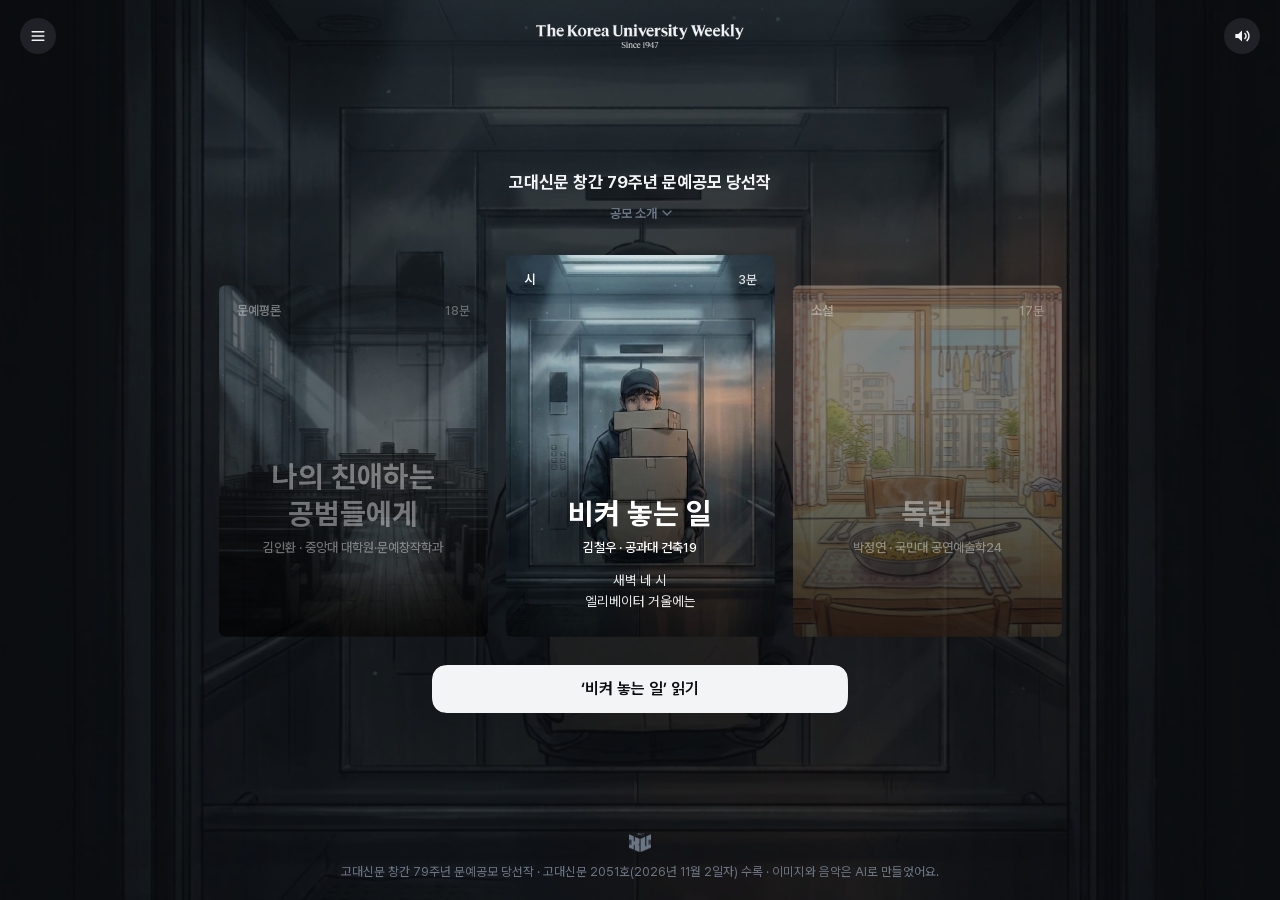
<file: index.html>
<!doctype html>
<html lang="ko">
  <head>
    <meta charset="UTF-8" />
    <meta name="viewport" content="width=device-width, initial-scale=1.0, viewport-fit=cover" />
    <title>고대신문 창간 79주년 문예공모 당선작</title>
    <meta name="description" content="고대신문 창간 79주년 문예공모 당선작 네 편을 이미지와 소리와 함께 읽는 인터랙티브 기사" />
    <meta property="og:title" content="고대신문 창간 79주년 문예공모 당선작" />
    <meta property="og:description" content="시·소설·희곡·문예평론 당선작 네 편을 이미지와 소리와 함께 읽어 보세요." />
    <meta property="og:image" content="https://kunews.github.io/MYGM-interactive/media/img/og-hub.jpg" />
    <meta property="og:image:width" content="1200" />
    <meta property="og:image:height" content="630" />
    <meta property="og:url" content="https://kunews.github.io/MYGM-interactive/" />
    <meta property="og:type" content="article" />
    <meta property="og:site_name" content="고대신문" />
    <meta name="twitter:card" content="summary_large_image" />
    <link rel="icon" type="image/png" href="brand/favicon.png" />
    <link rel="apple-touch-icon" href="brand/apple-touch-icon.png" />
    <link rel="preconnect" href="https://fonts.googleapis.com" />
    <link rel="preconnect" href="https://fonts.gstatic.com" crossorigin />
    <link href="https://fonts.googleapis.com/css2?family=Noto+Serif+KR:wght@400;600&display=block" rel="stylesheet" />
    <script>try{if(sessionStorage.getItem('mungye:wipe'))document.documentElement.classList.add('wipe-in')}catch(e){}</script>
    <style>html{background:#0c0d10}.wipe-in body::after{content:'';position:fixed;inset:0;z-index:200;background:#0c0d10}</style>
    <script type="module" crossorigin src="./assets/index-U7SBasZG.js"></script>
    <link rel="modulepreload" crossorigin href="./assets/progress-htGak1qm.js">
    <link rel="stylesheet" crossorigin href="./assets/progress-C-xfX1Lc.css">
    <link rel="stylesheet" crossorigin href="./assets/index-CHOjfeie.css">
  </head>
  <body class="theme-dark" data-page="hub">
    <div id="hub"></div>
  </body>
</html>
</file>
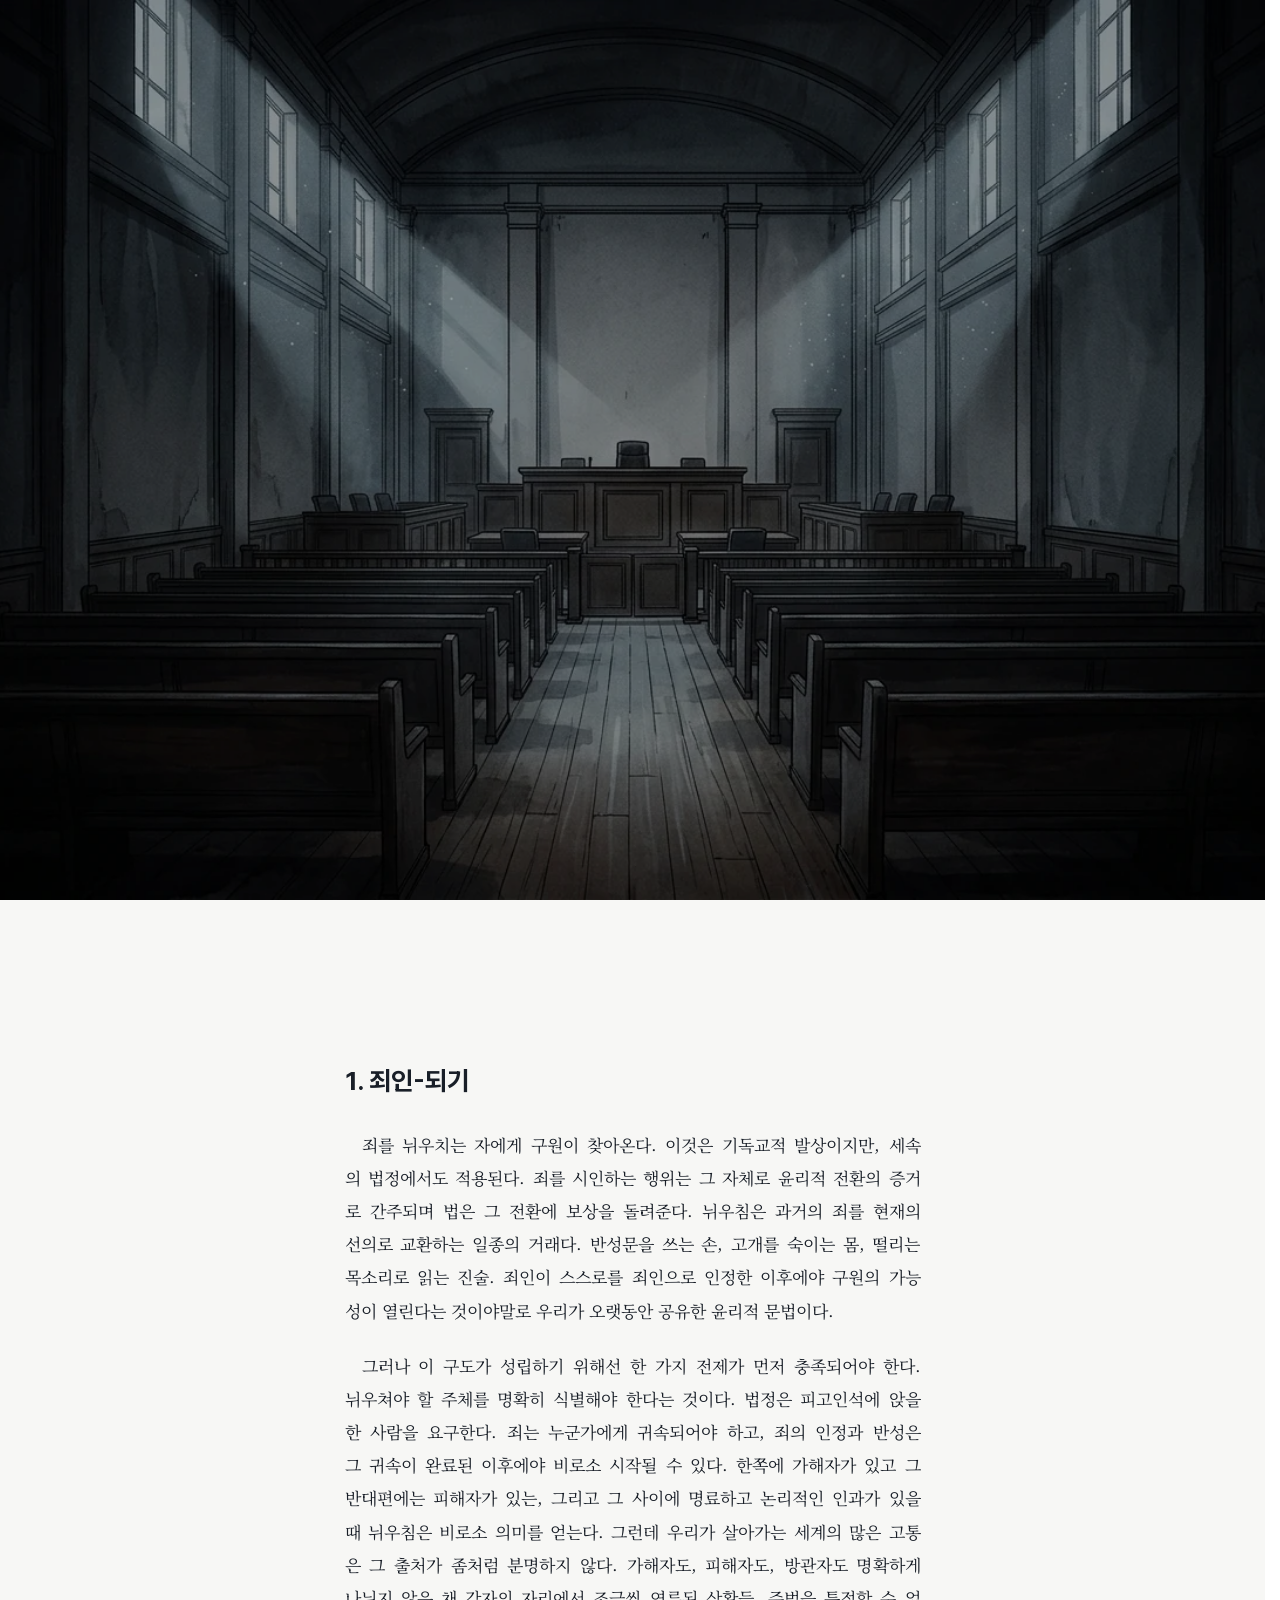
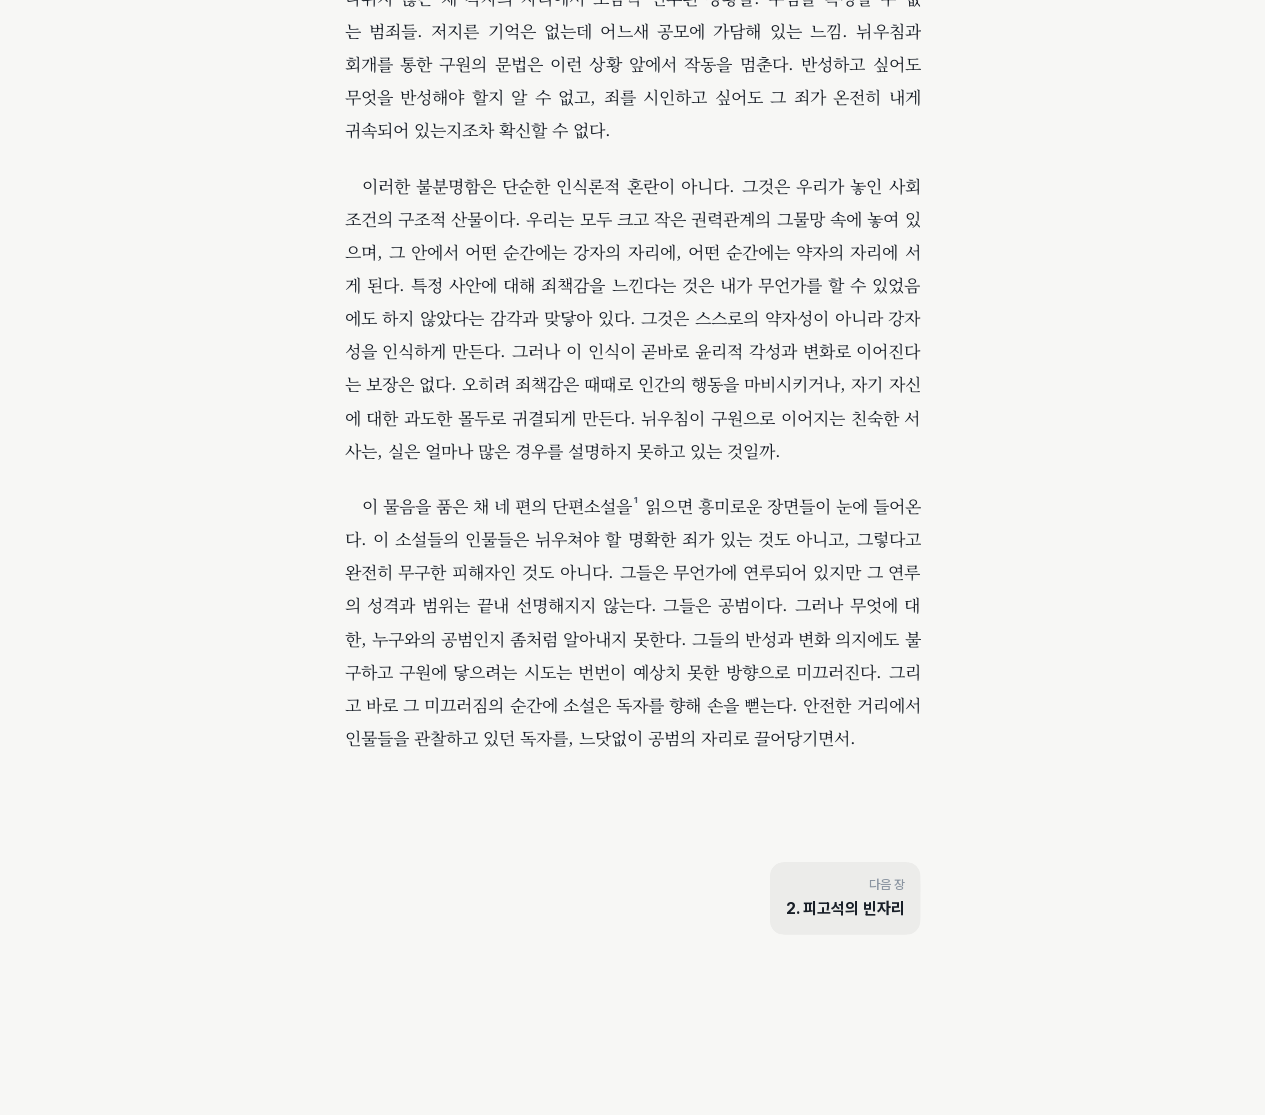
<file: critique.html>
<!doctype html>
<html lang="ko">
  <head>
    <meta charset="UTF-8" />
    <meta name="viewport" content="width=device-width, initial-scale=1.0, viewport-fit=cover" />
    <title>나의 친애하는 공범들에게 · 고대신문 창간 79주년 문예공모</title>
    <meta name="description" content="고대신문 창간 79주년 문예공모 문예평론 부문 당선작 〈나의 친애하는 공범들에게〉" />
    <meta property="og:title" content="나의 친애하는 공범들에게 · 고대신문 창간 79주년 문예공모" />
    <meta property="og:description" content="고대신문 창간 79주년 문예공모 문예평론 부문 당선작" />
    <meta property="og:image" content="https://kunews.github.io/MYGM-interactive/media/img/og-critique.jpg" />
    <meta property="og:image:width" content="1200" />
    <meta property="og:image:height" content="630" />
    <meta property="og:url" content="https://kunews.github.io/MYGM-interactive/critique.html" />
    <meta property="og:type" content="article" />
    <meta property="og:site_name" content="고대신문" />
    <meta name="twitter:card" content="summary_large_image" />
    <link rel="icon" type="image/png" href="brand/favicon.png" />
    <link rel="apple-touch-icon" href="brand/apple-touch-icon.png" />
    <link rel="preconnect" href="https://fonts.googleapis.com" />
    <link rel="preconnect" href="https://fonts.gstatic.com" crossorigin />
    <link href="https://fonts.googleapis.com/css2?family=Noto+Serif+KR:wght@400;600;700&display=block" rel="stylesheet" />
    <script>try{if(sessionStorage.getItem('mungye:wipe'))document.documentElement.classList.add('wipe-in')}catch(e){}</script>
    <style>.wipe-in body::after{content:'';position:fixed;inset:0;z-index:200;background:#f7f7f5}</style>
    <script type="module" crossorigin src="./assets/progress-htGak1qm.js"></script>
    <script type="module" crossorigin src="./assets/work-B0_lLDY8.js"></script>
    <link rel="stylesheet" crossorigin href="./assets/progress-C-xfX1Lc.css">
    <link rel="stylesheet" crossorigin href="./assets/work-haWhw1AH.css">
  </head>
  <body data-work="critique">
    <div id="app"></div>
  </body>
</html>
</file>
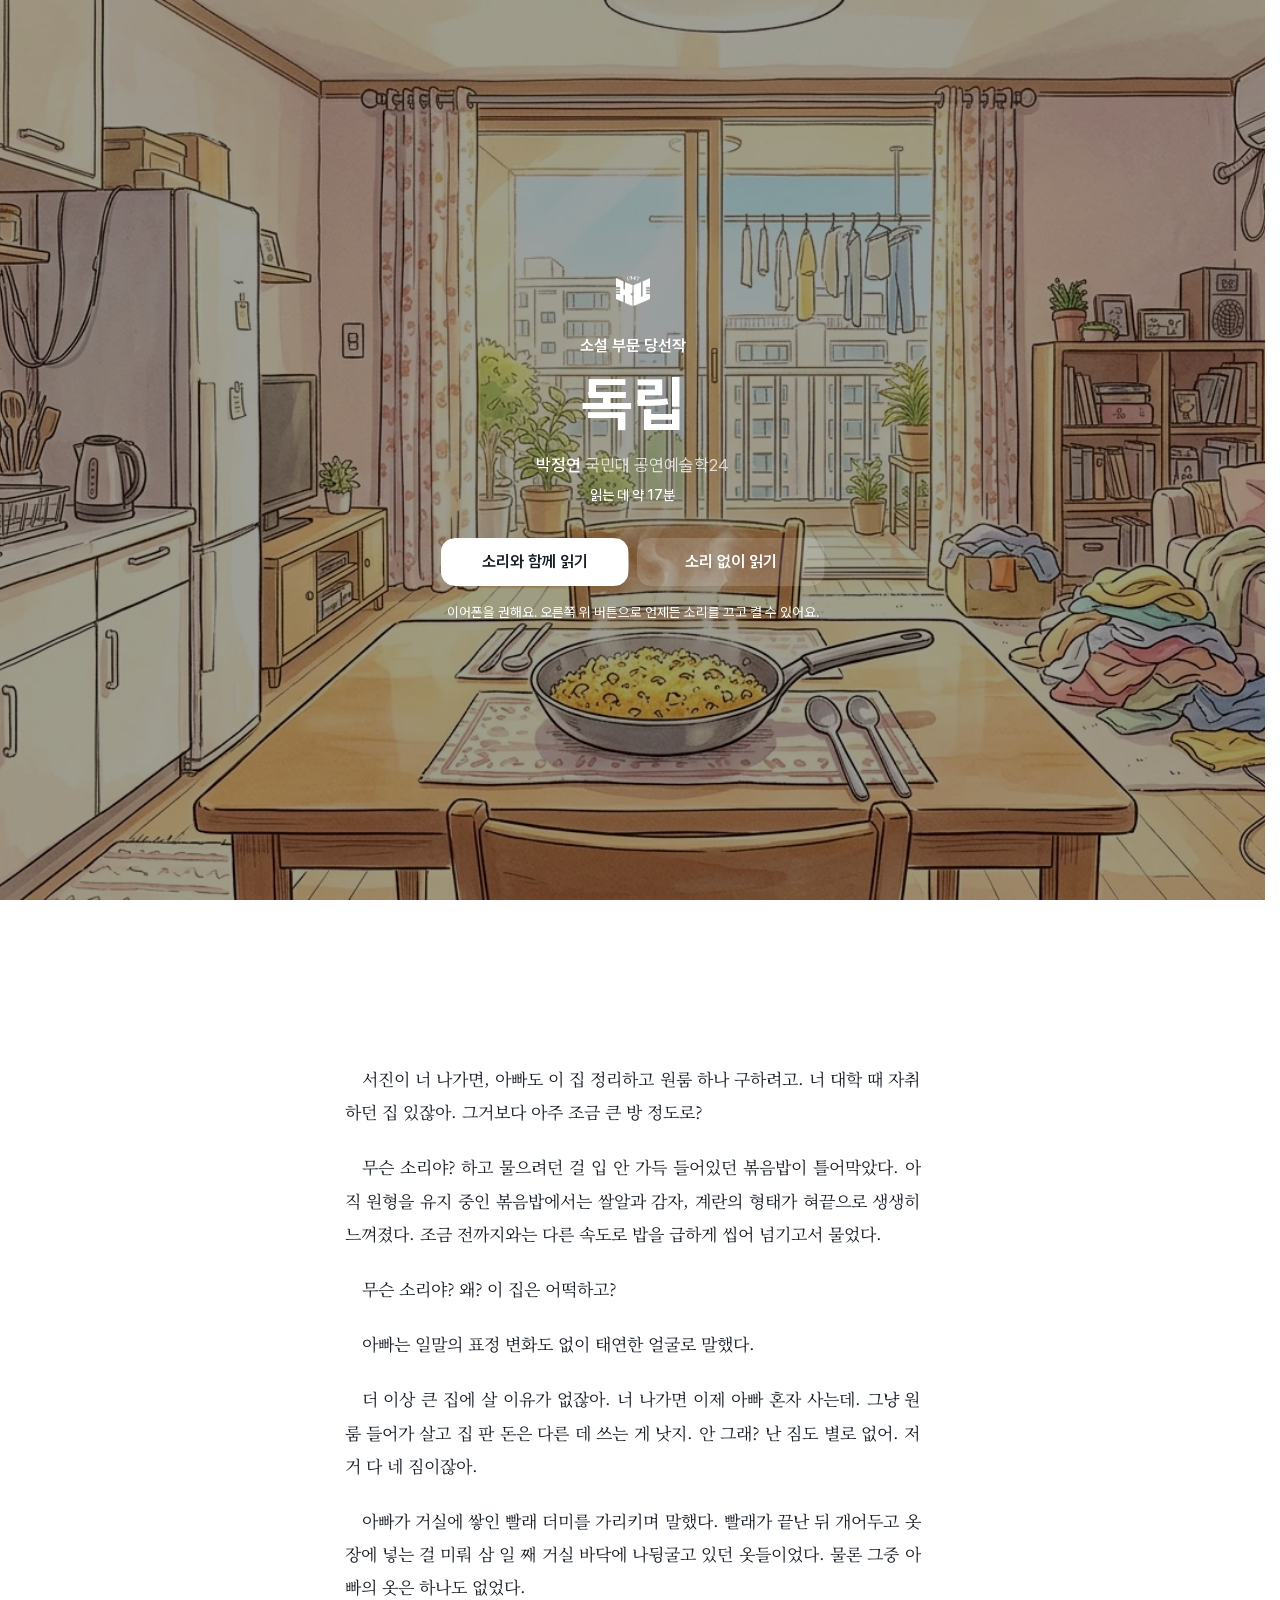
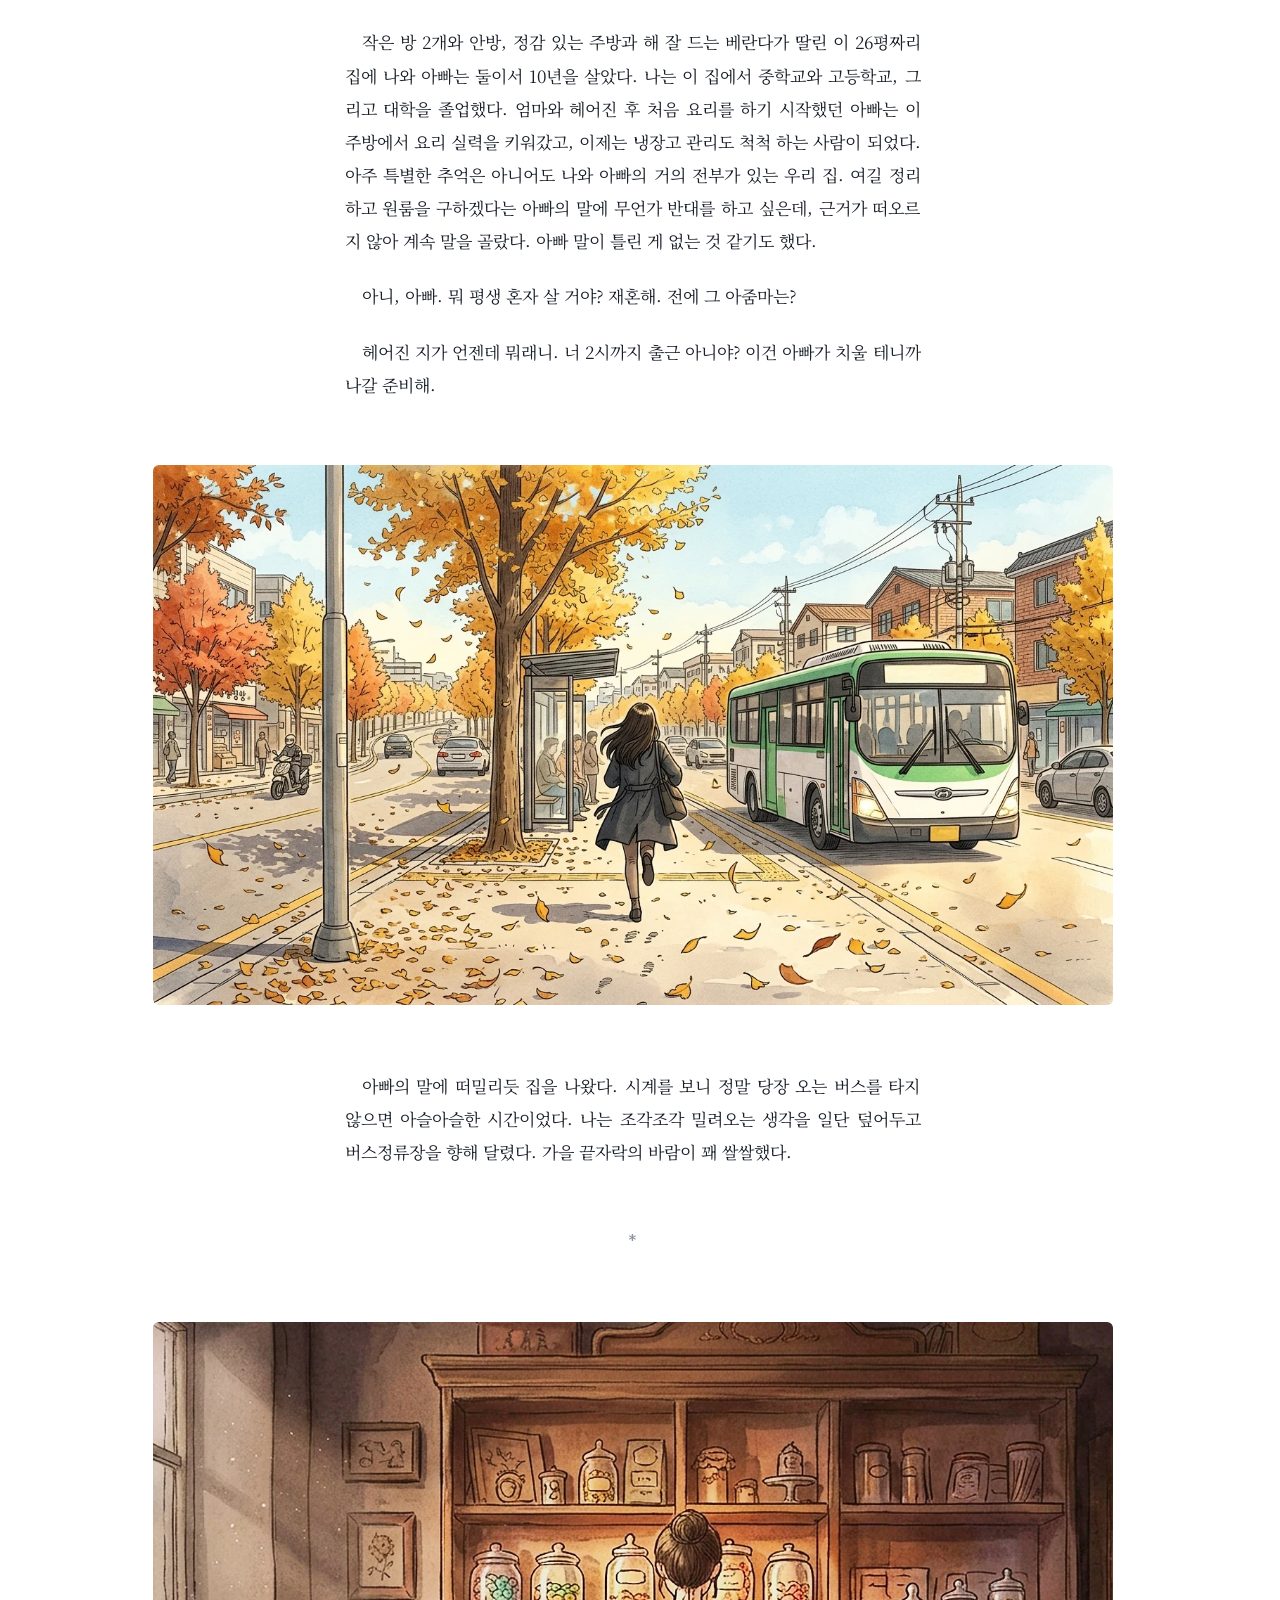
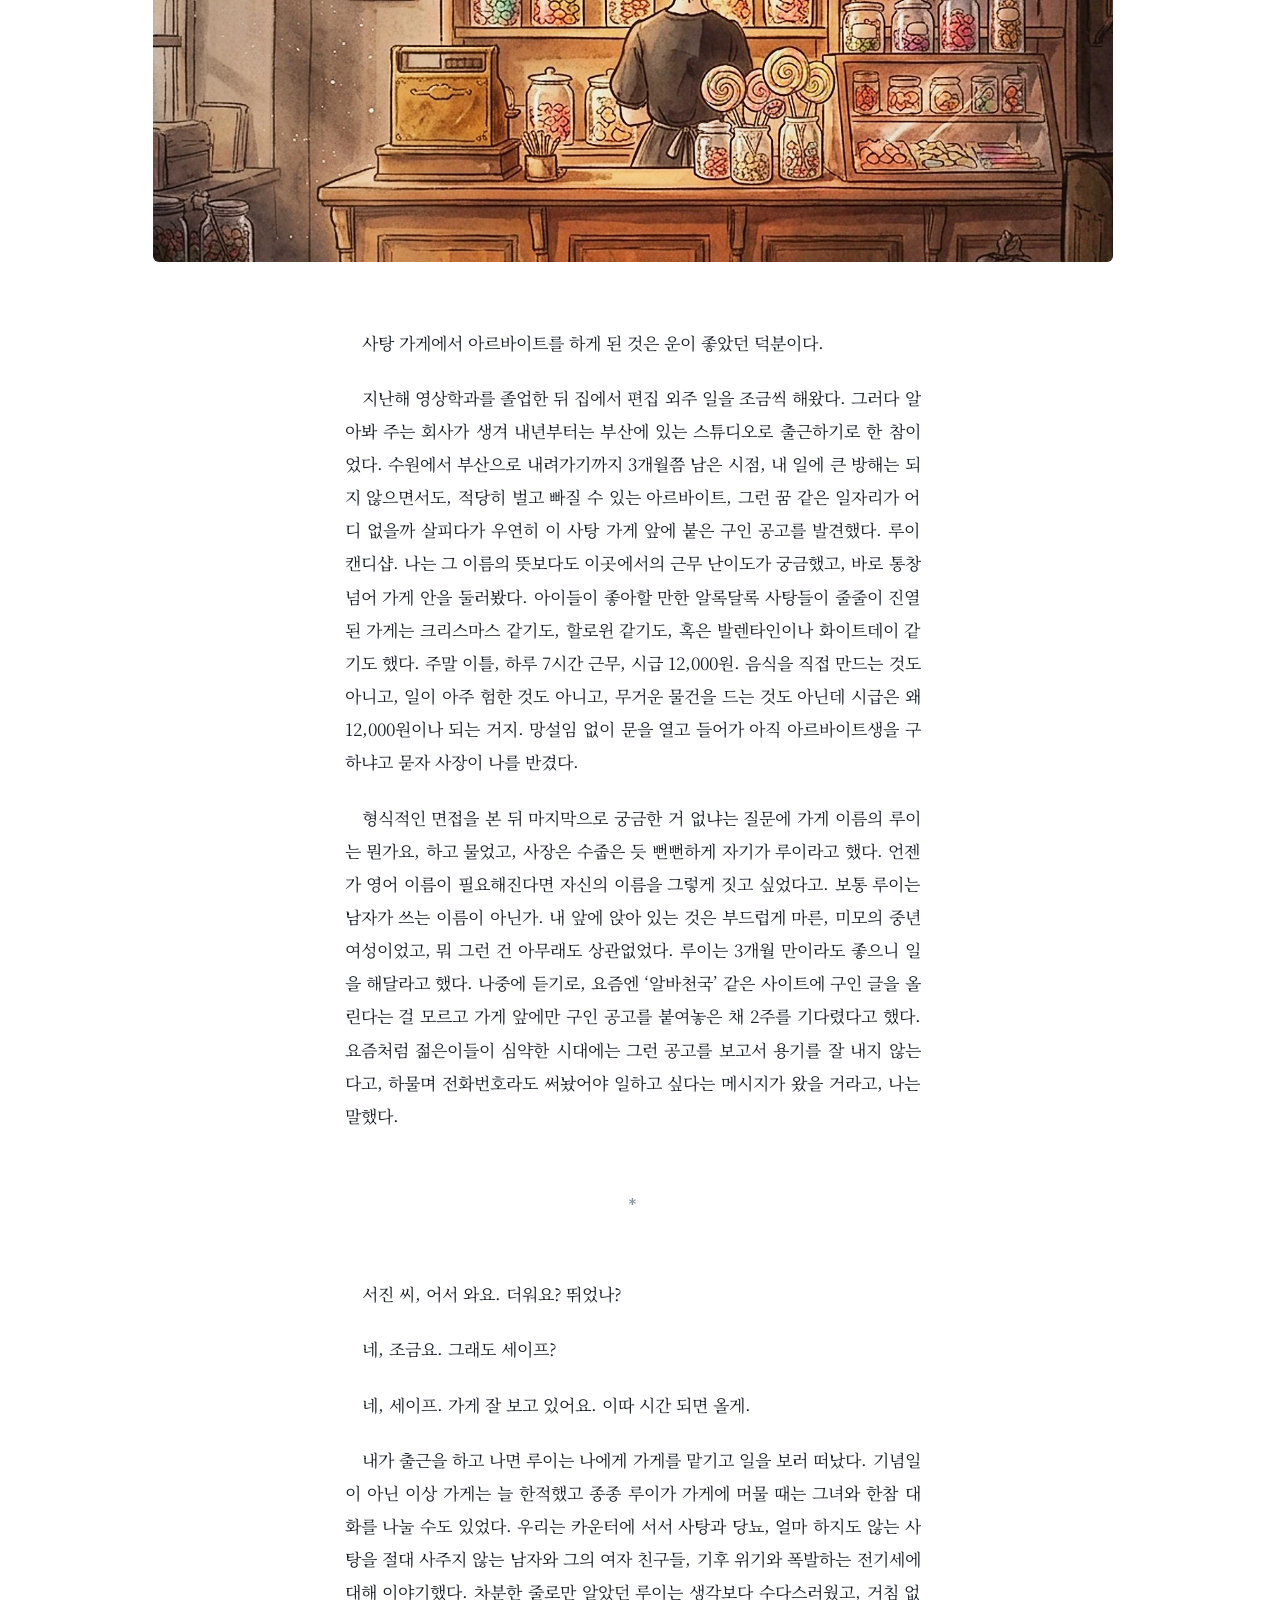
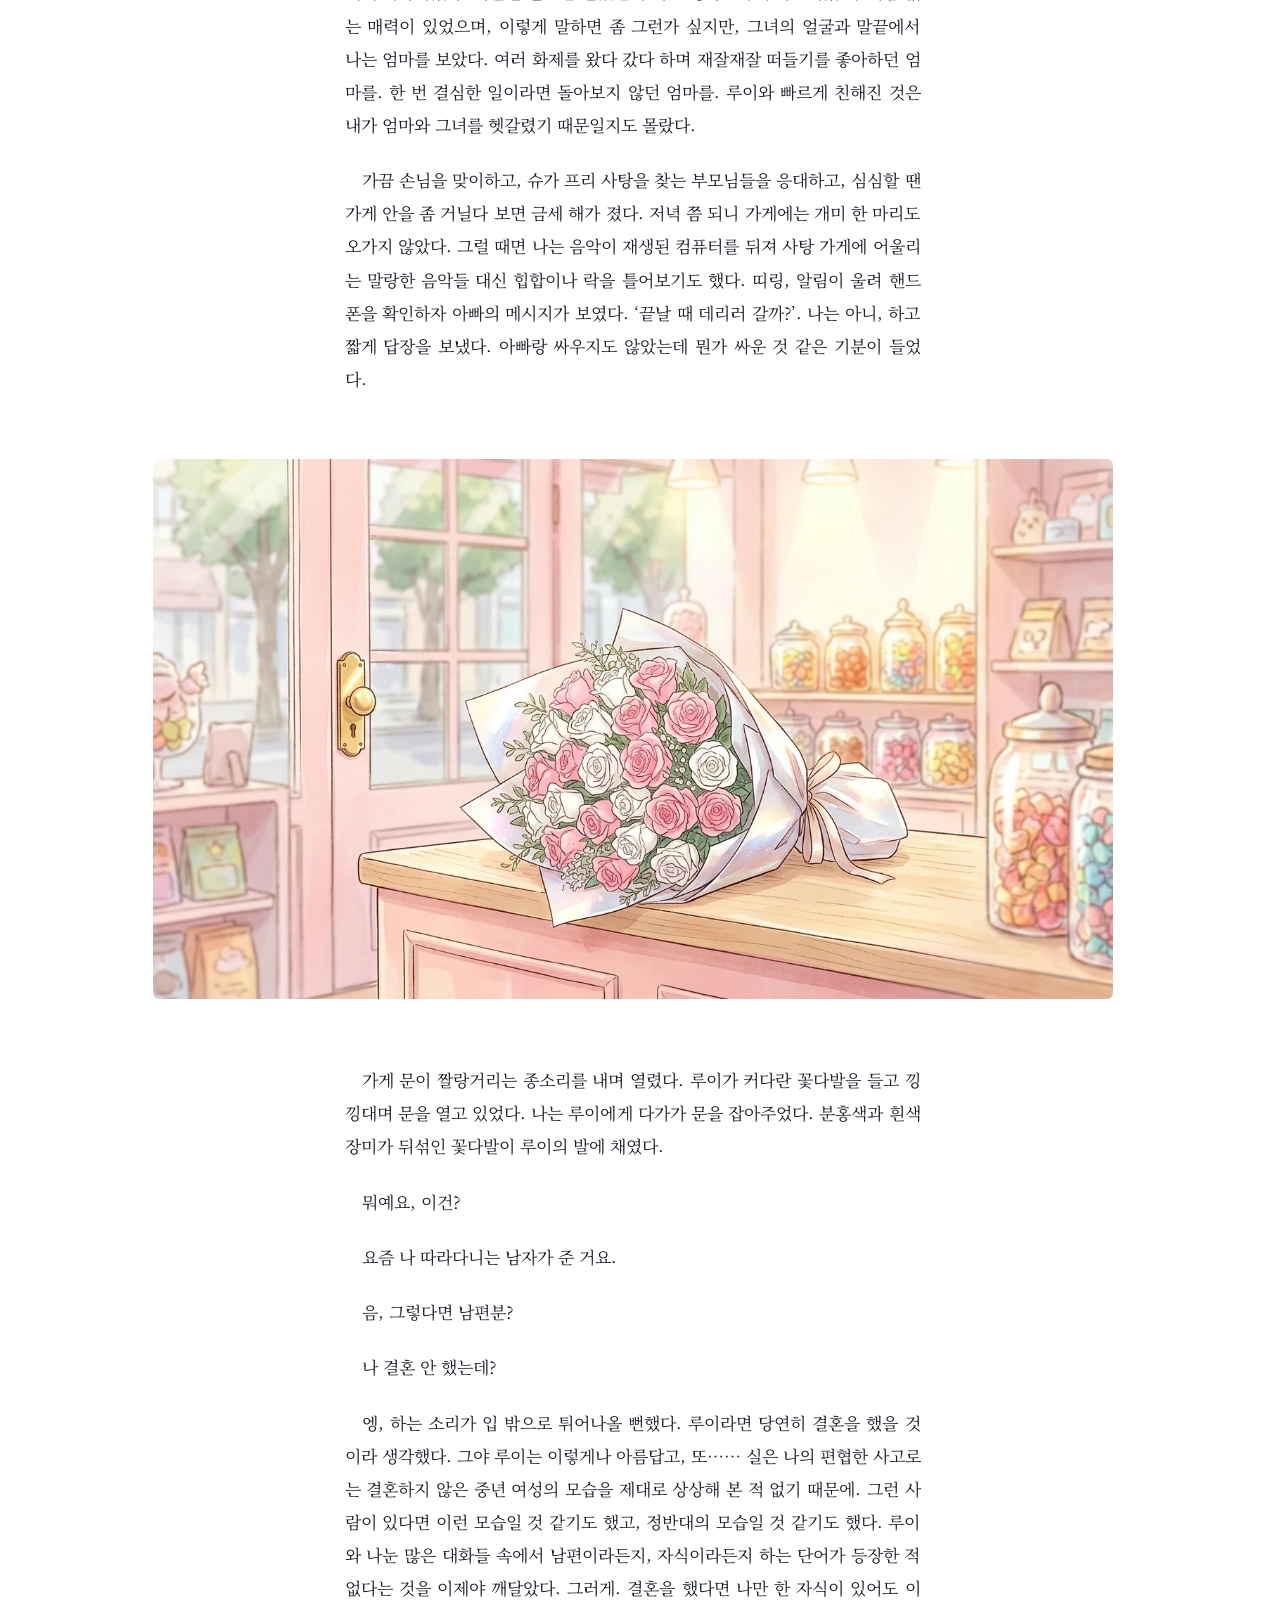
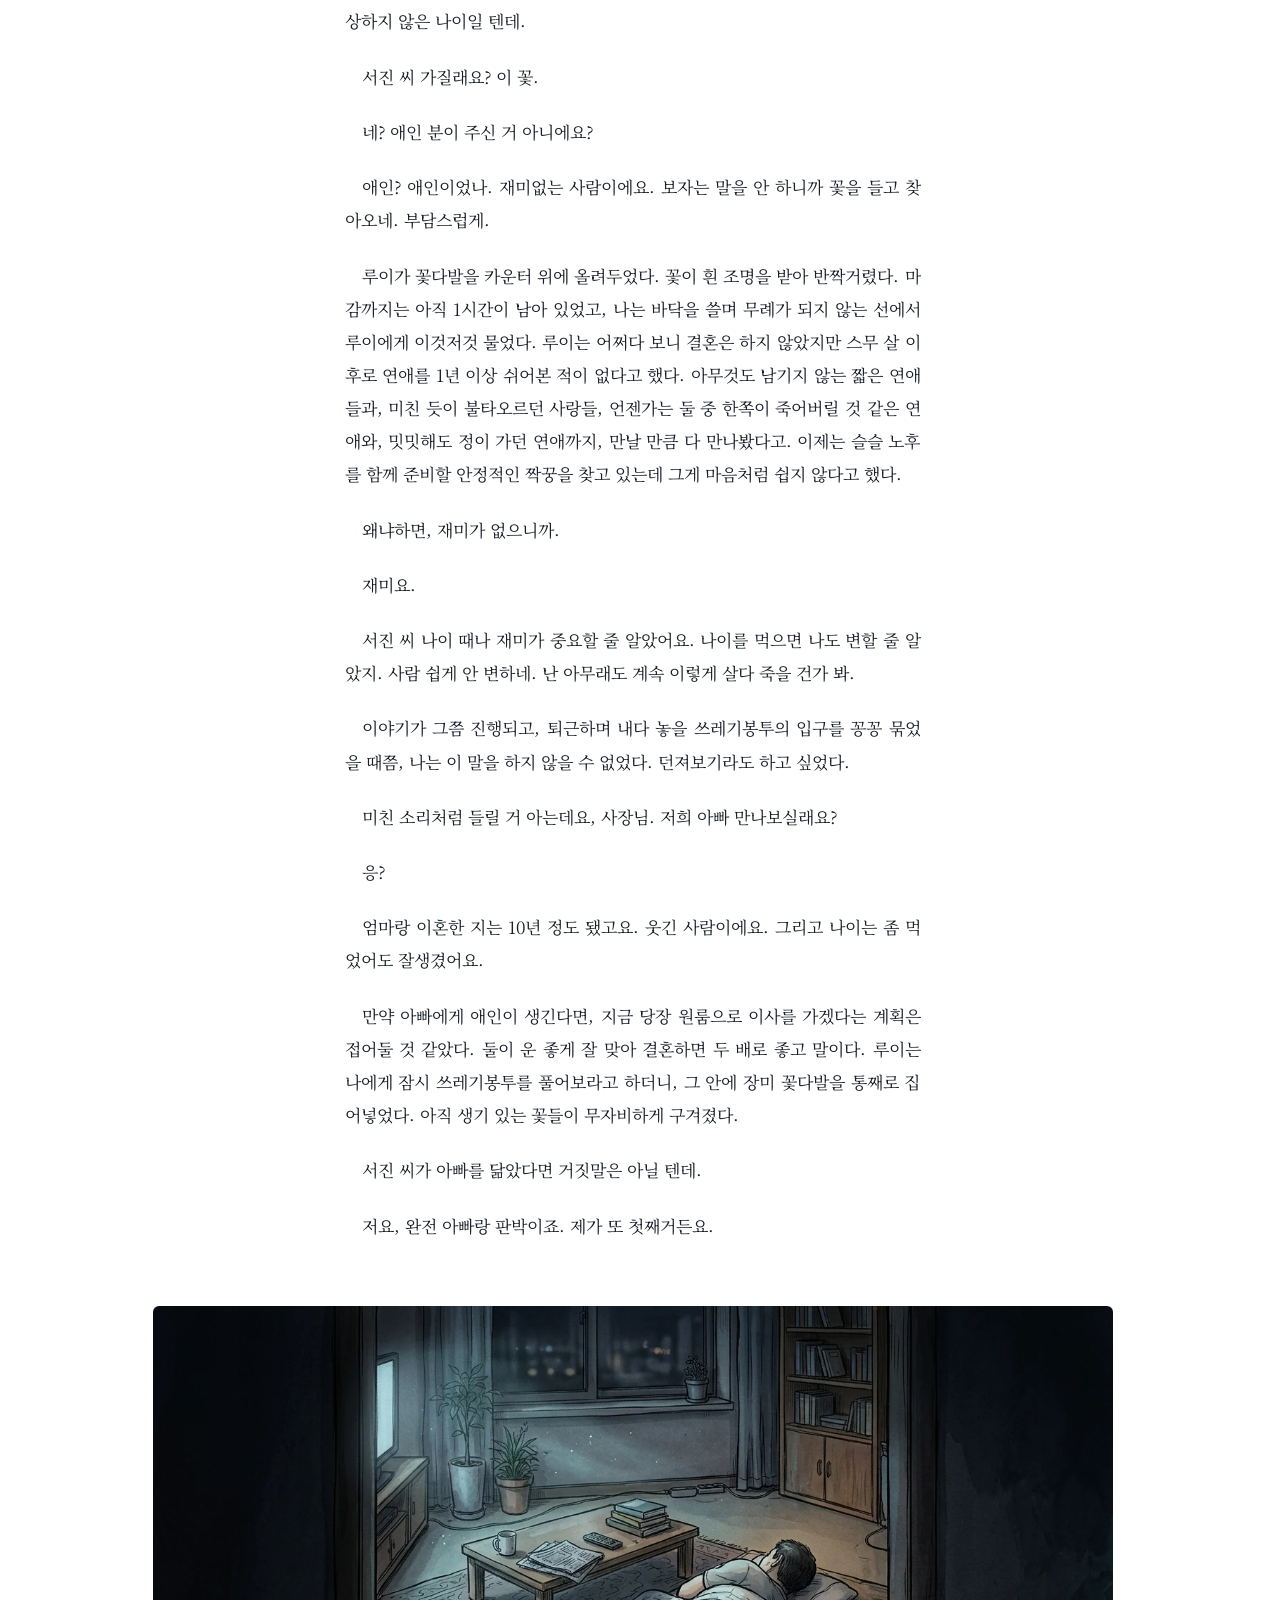
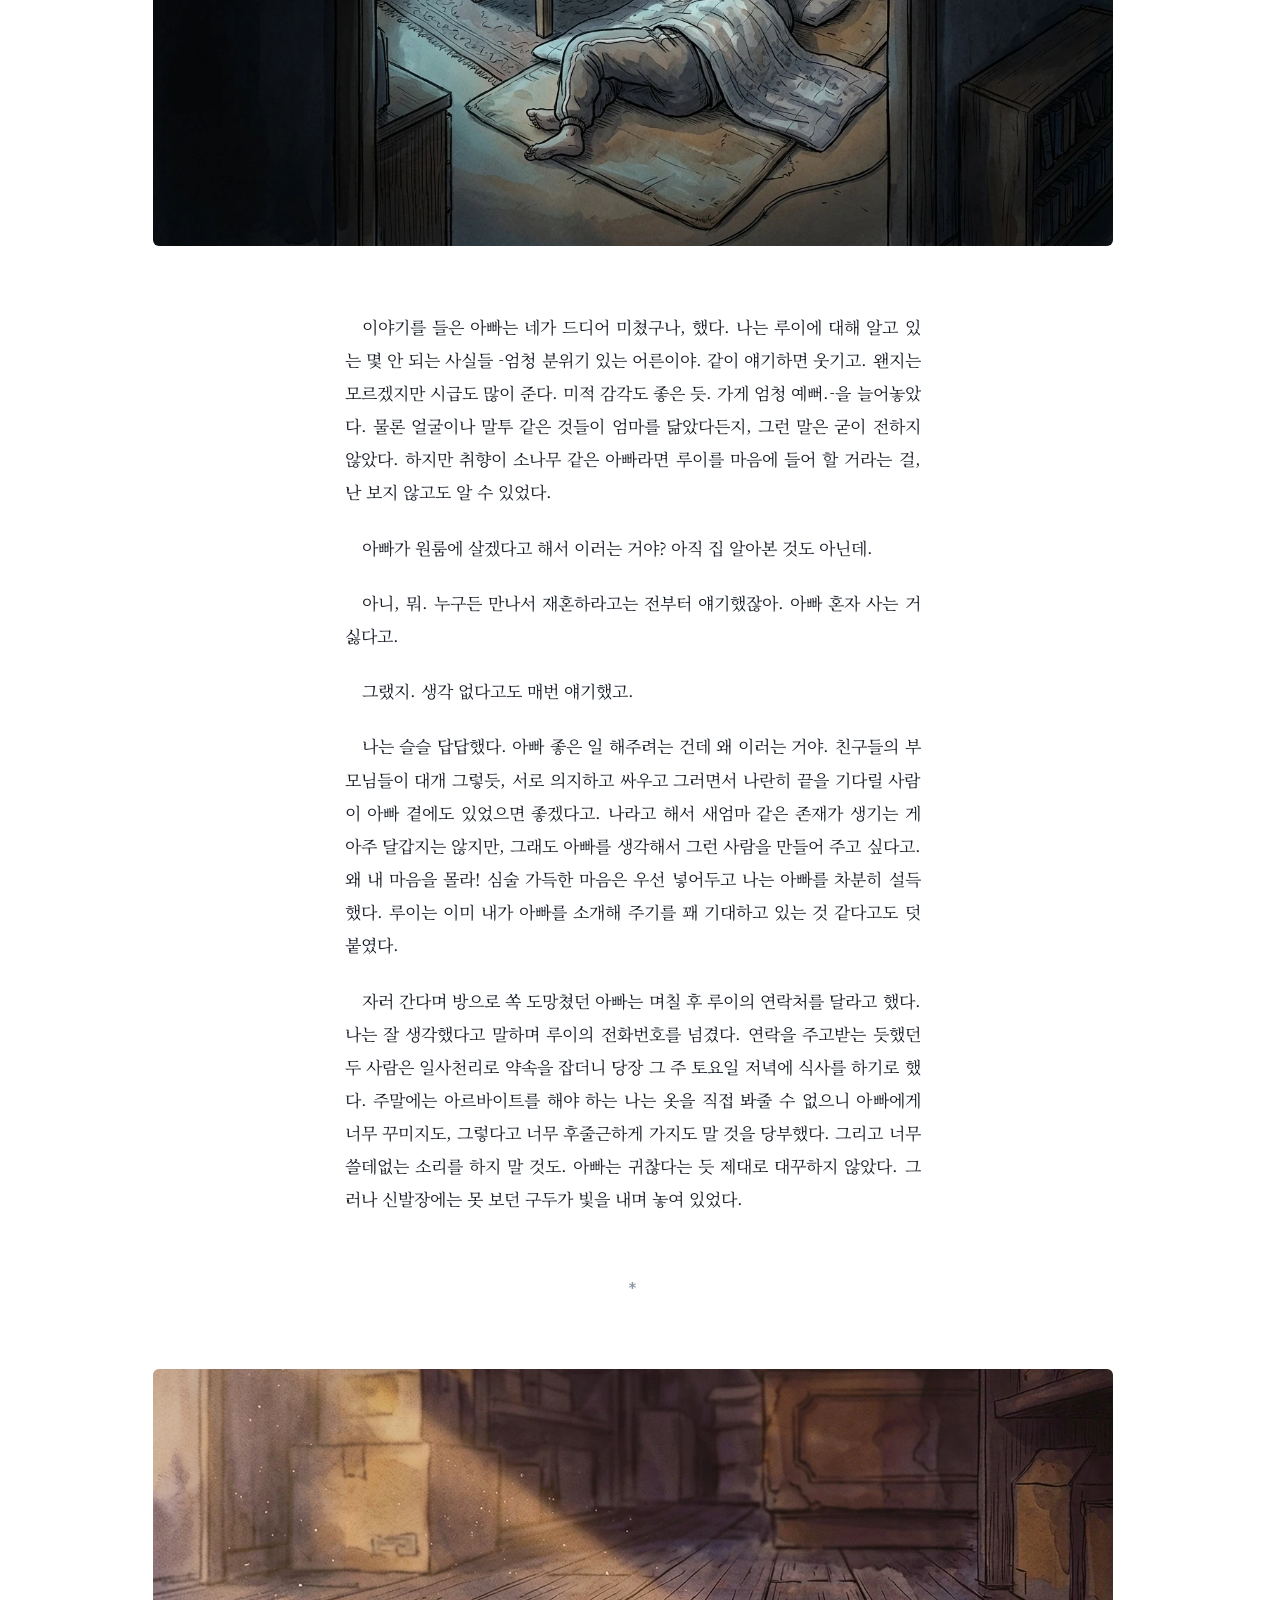
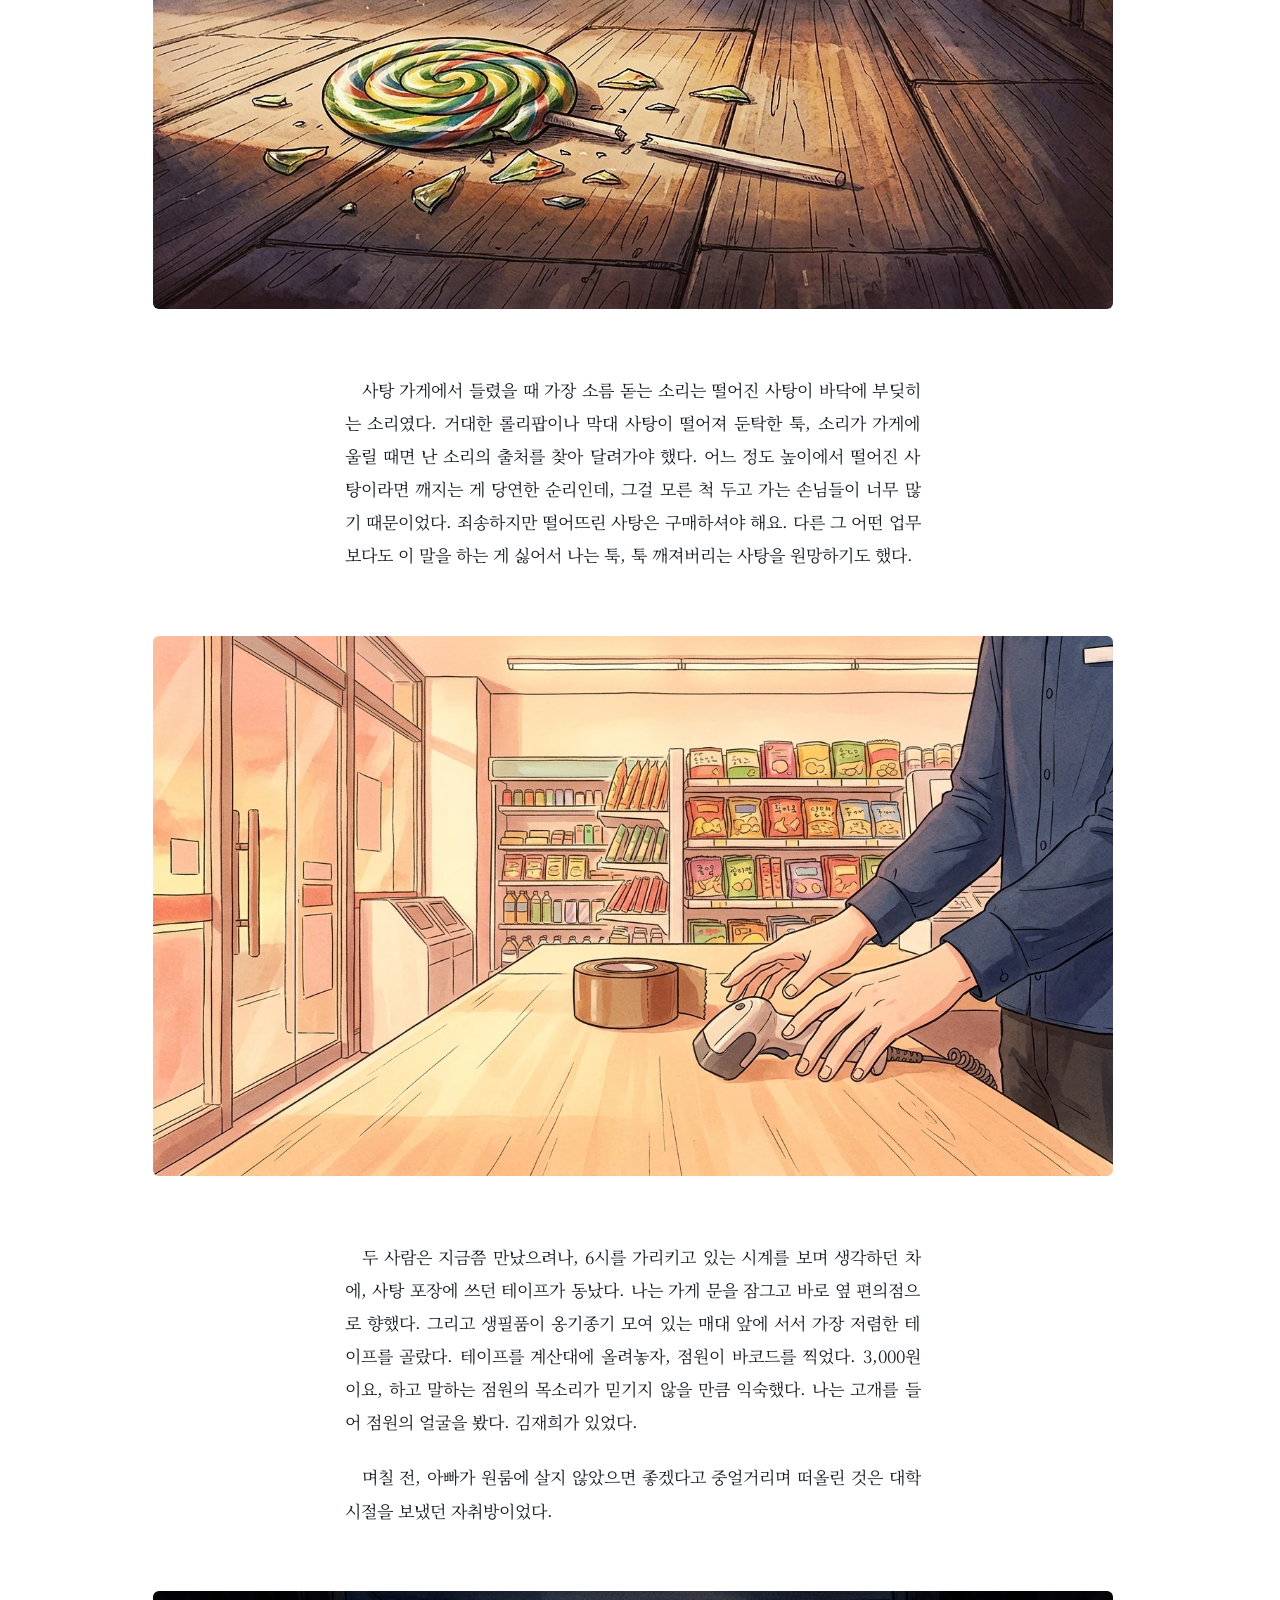
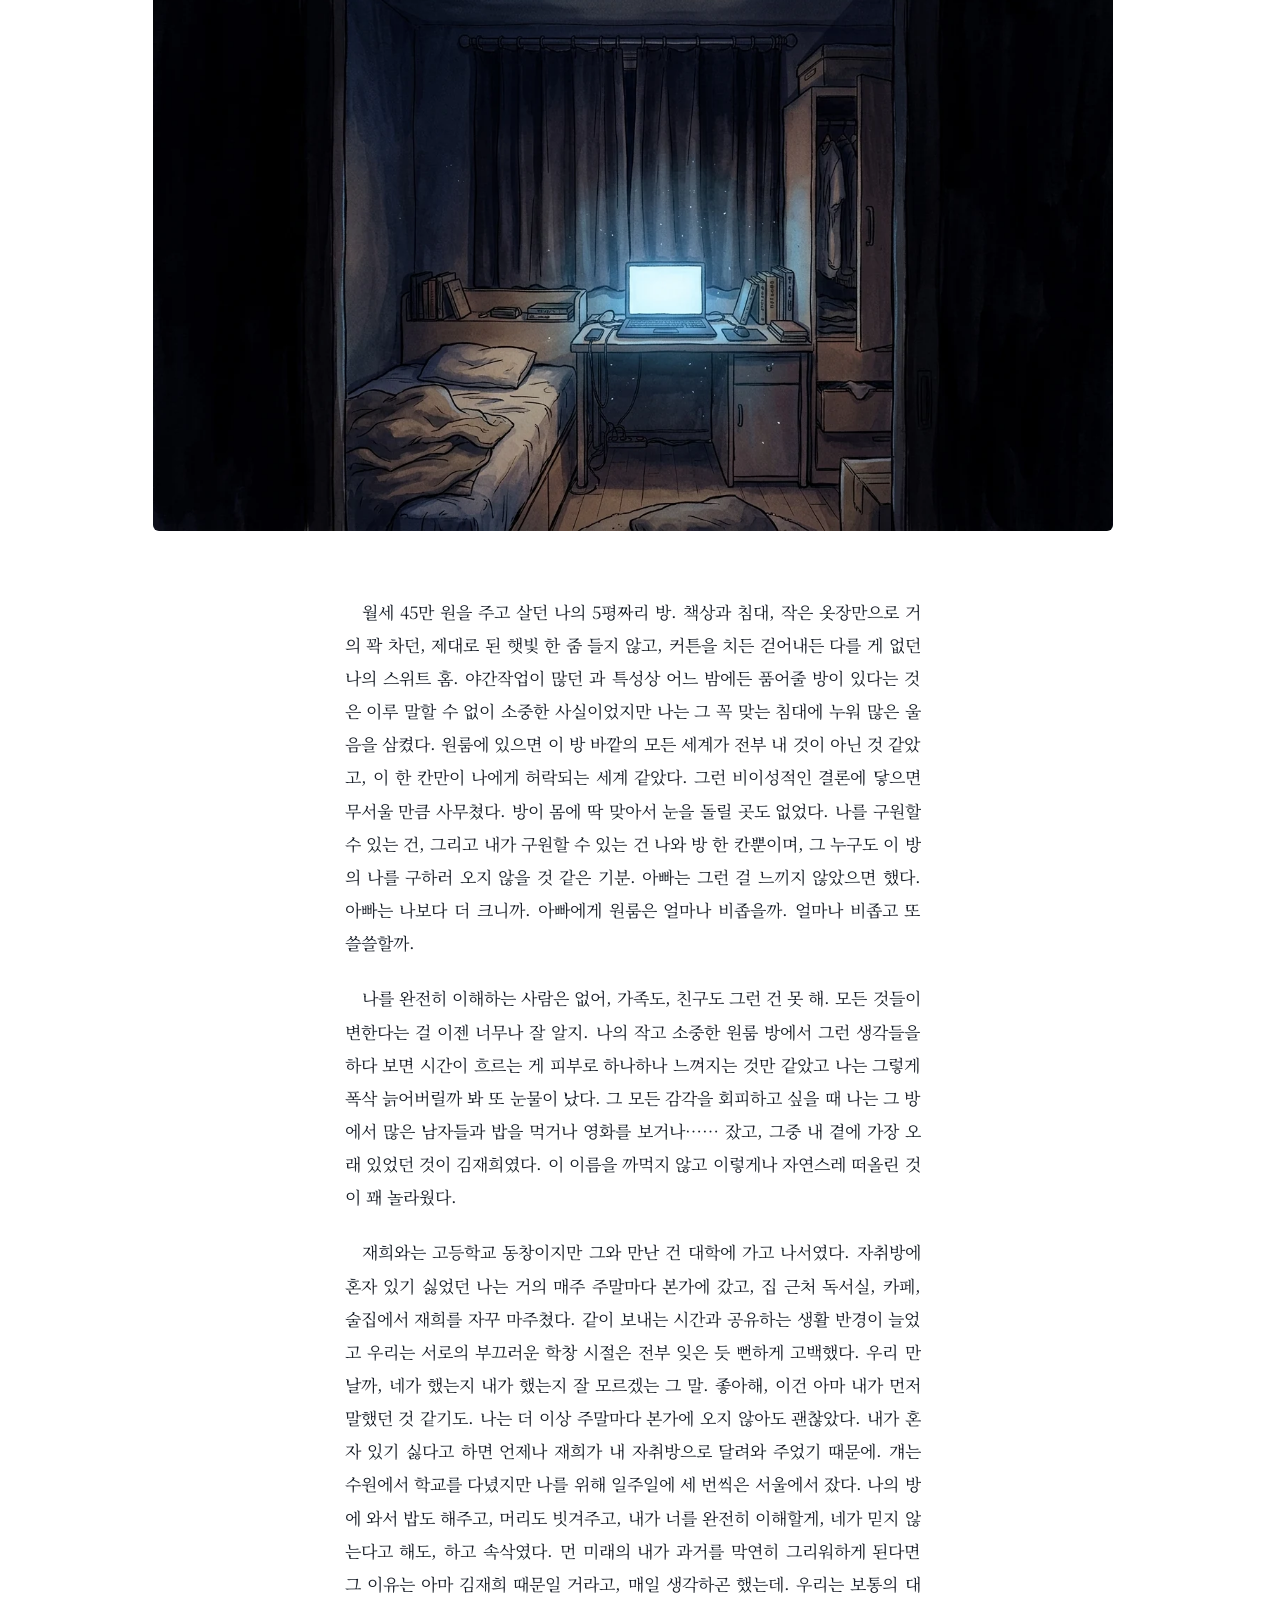
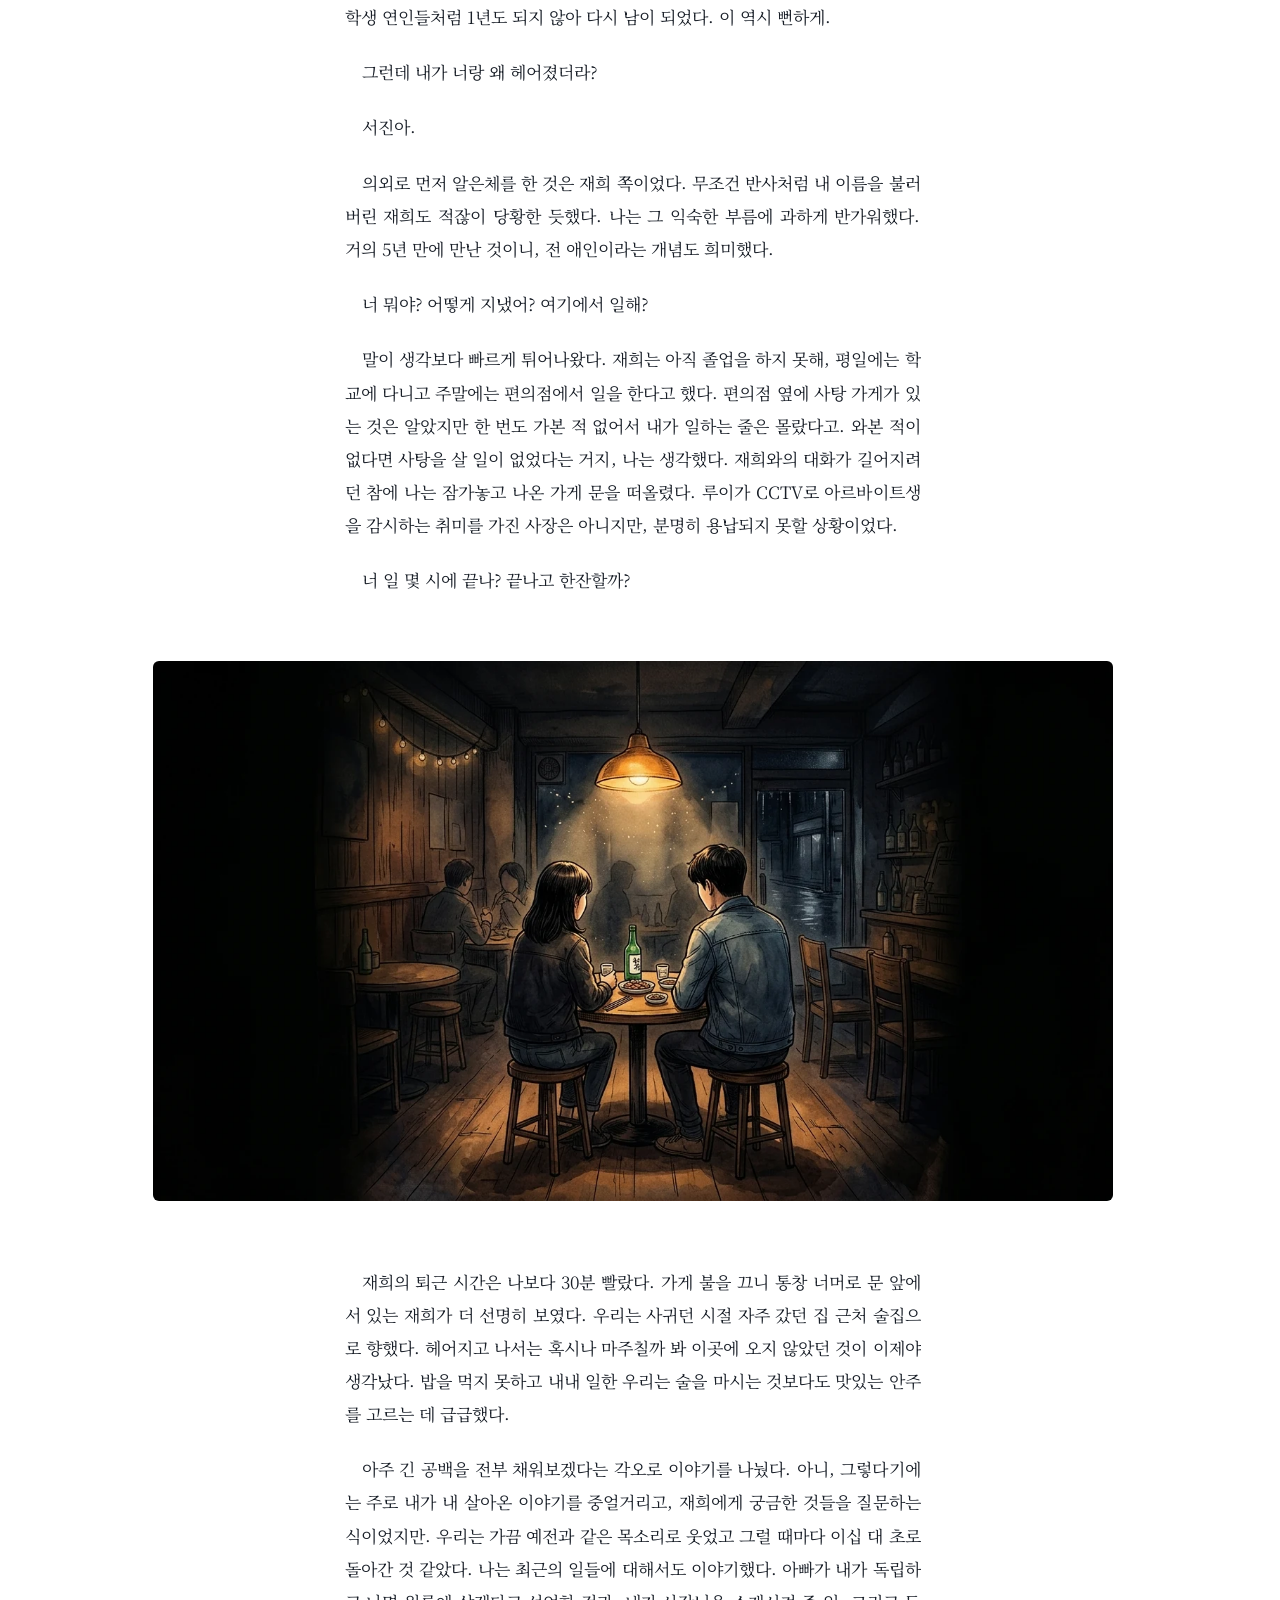
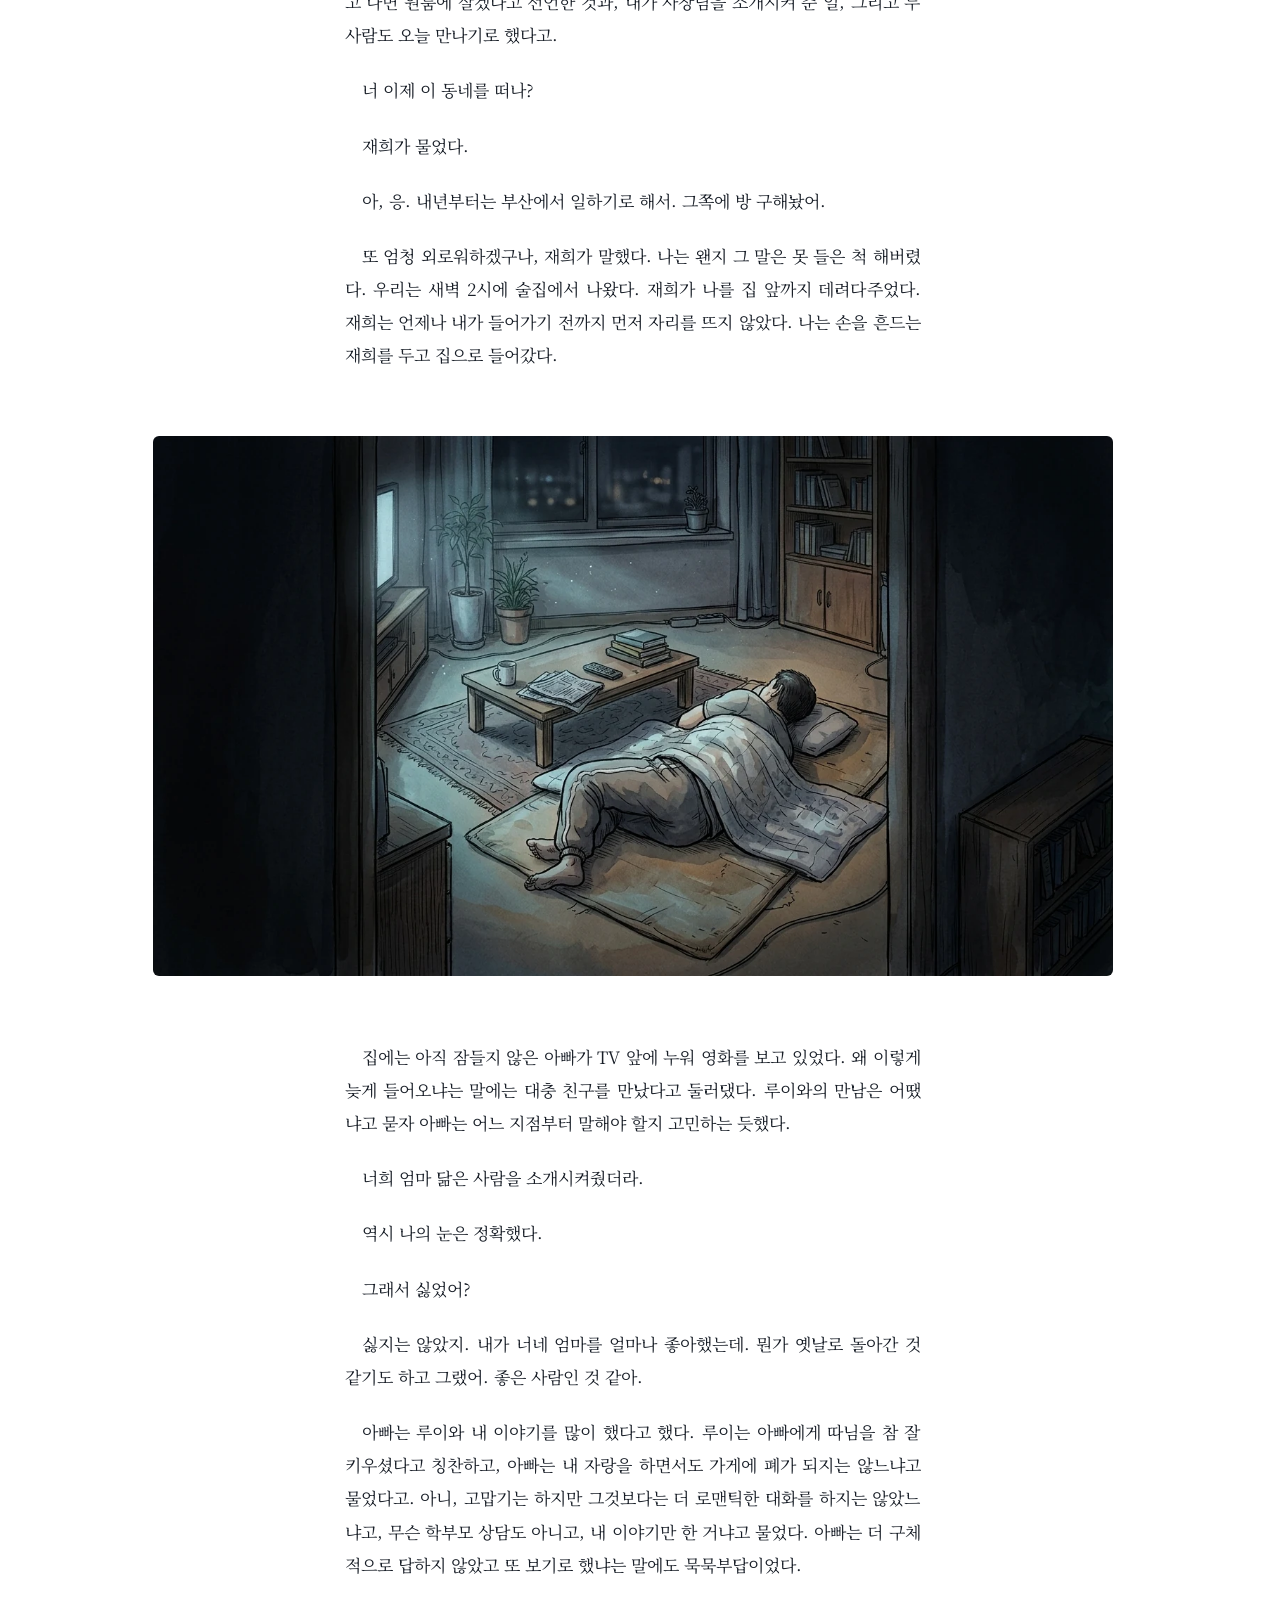
<file: novel.html>
<!doctype html>
<html lang="ko">
  <head>
    <meta charset="UTF-8" />
    <meta name="viewport" content="width=device-width, initial-scale=1.0, viewport-fit=cover" />
    <title>독립 · 고대신문 창간 79주년 문예공모</title>
    <meta name="description" content="고대신문 창간 79주년 문예공모 소설 부문 당선작 〈독립〉" />
    <meta property="og:title" content="독립 · 고대신문 창간 79주년 문예공모" />
    <meta property="og:description" content="고대신문 창간 79주년 문예공모 소설 부문 당선작" />
    <meta property="og:image" content="https://kunews.github.io/MYGM-interactive/media/img/og-novel.jpg" />
    <meta property="og:image:width" content="1200" />
    <meta property="og:image:height" content="630" />
    <meta property="og:url" content="https://kunews.github.io/MYGM-interactive/novel.html" />
    <meta property="og:type" content="article" />
    <meta property="og:site_name" content="고대신문" />
    <meta name="twitter:card" content="summary_large_image" />
    <link rel="icon" type="image/png" href="brand/favicon.png" />
    <link rel="apple-touch-icon" href="brand/apple-touch-icon.png" />
    <link rel="preconnect" href="https://fonts.googleapis.com" />
    <link rel="preconnect" href="https://fonts.gstatic.com" crossorigin />
    <link href="https://fonts.googleapis.com/css2?family=Noto+Serif+KR:wght@400;600;700&display=block" rel="stylesheet" />
    <script>try{if(sessionStorage.getItem('mungye:wipe'))document.documentElement.classList.add('wipe-in')}catch(e){}</script>
    <style>.wipe-in body::after{content:'';position:fixed;inset:0;z-index:200;background:#ffffff}</style>
    <script type="module" crossorigin src="./assets/progress-htGak1qm.js"></script>
    <script type="module" crossorigin src="./assets/work-B0_lLDY8.js"></script>
    <link rel="stylesheet" crossorigin href="./assets/progress-C-xfX1Lc.css">
    <link rel="stylesheet" crossorigin href="./assets/work-haWhw1AH.css">
  </head>
  <body data-work="novel">
    <div id="app"></div>
  </body>
</html>
</file>
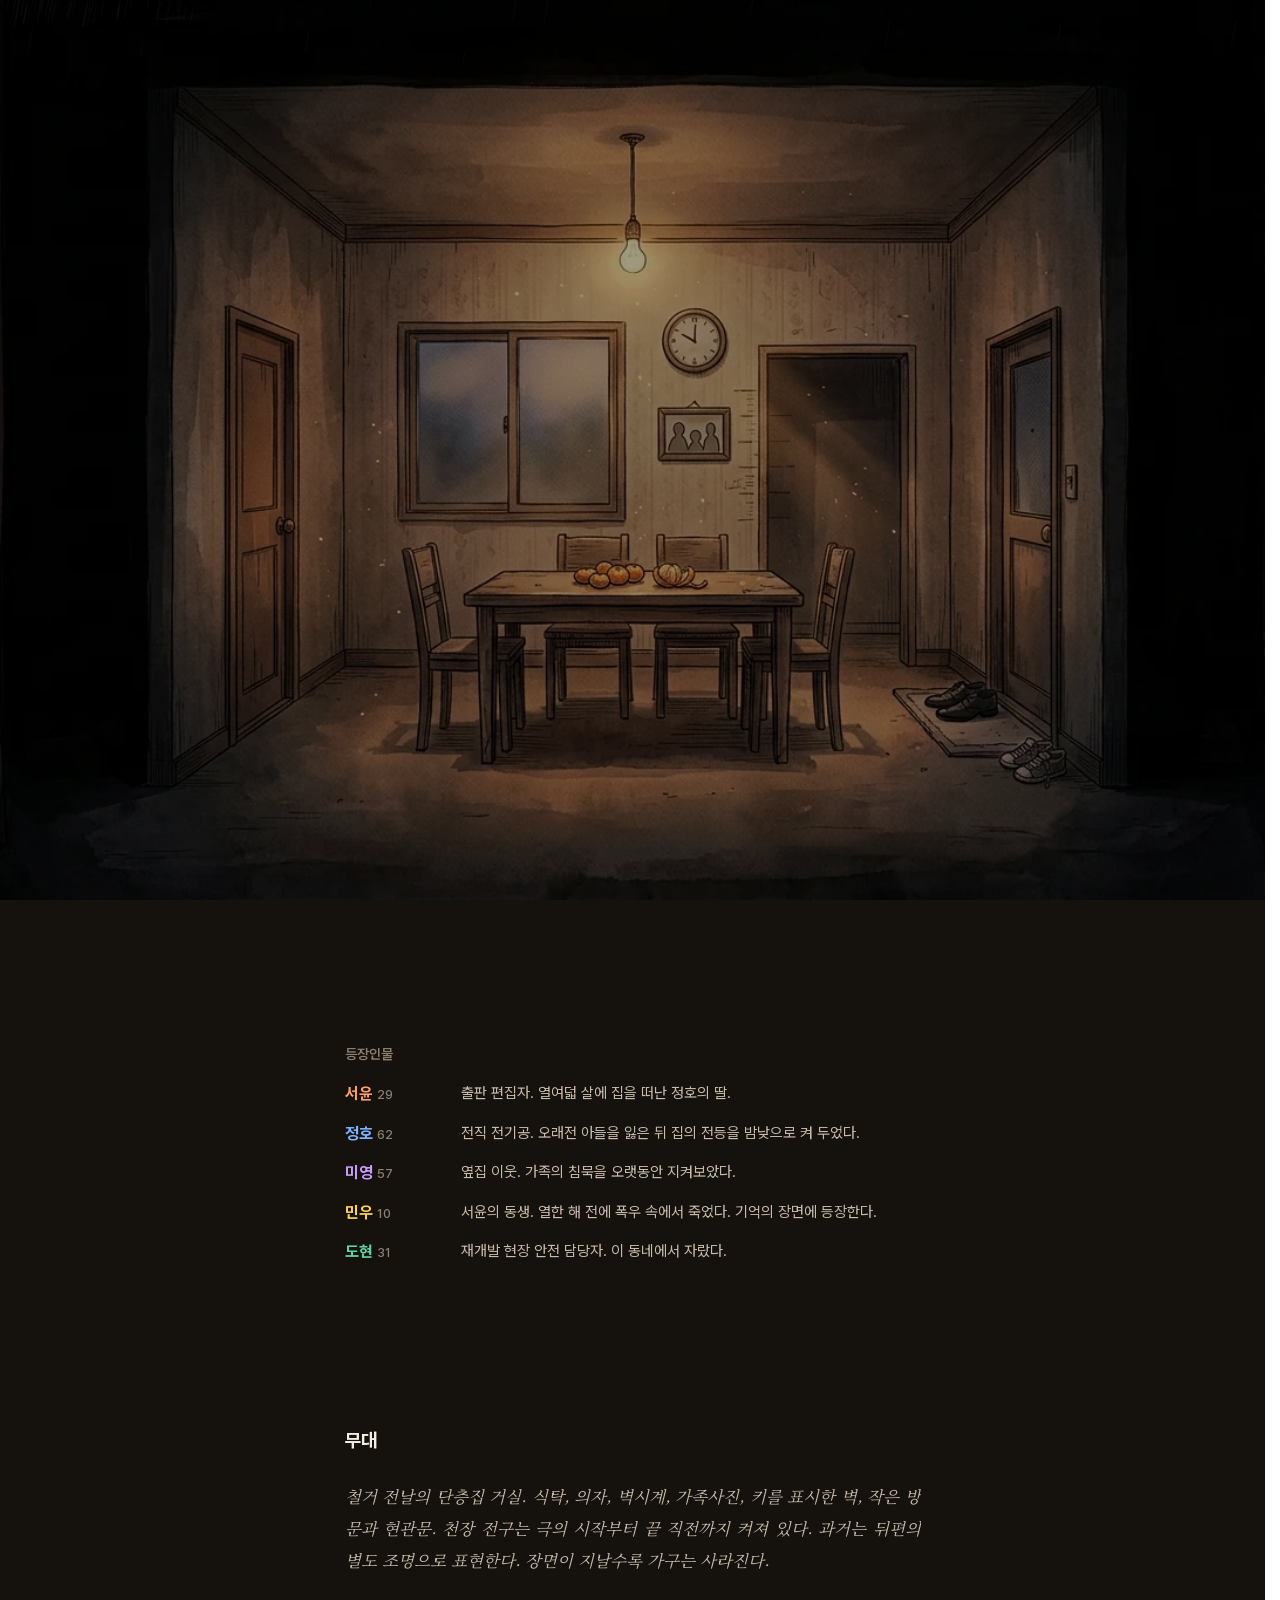
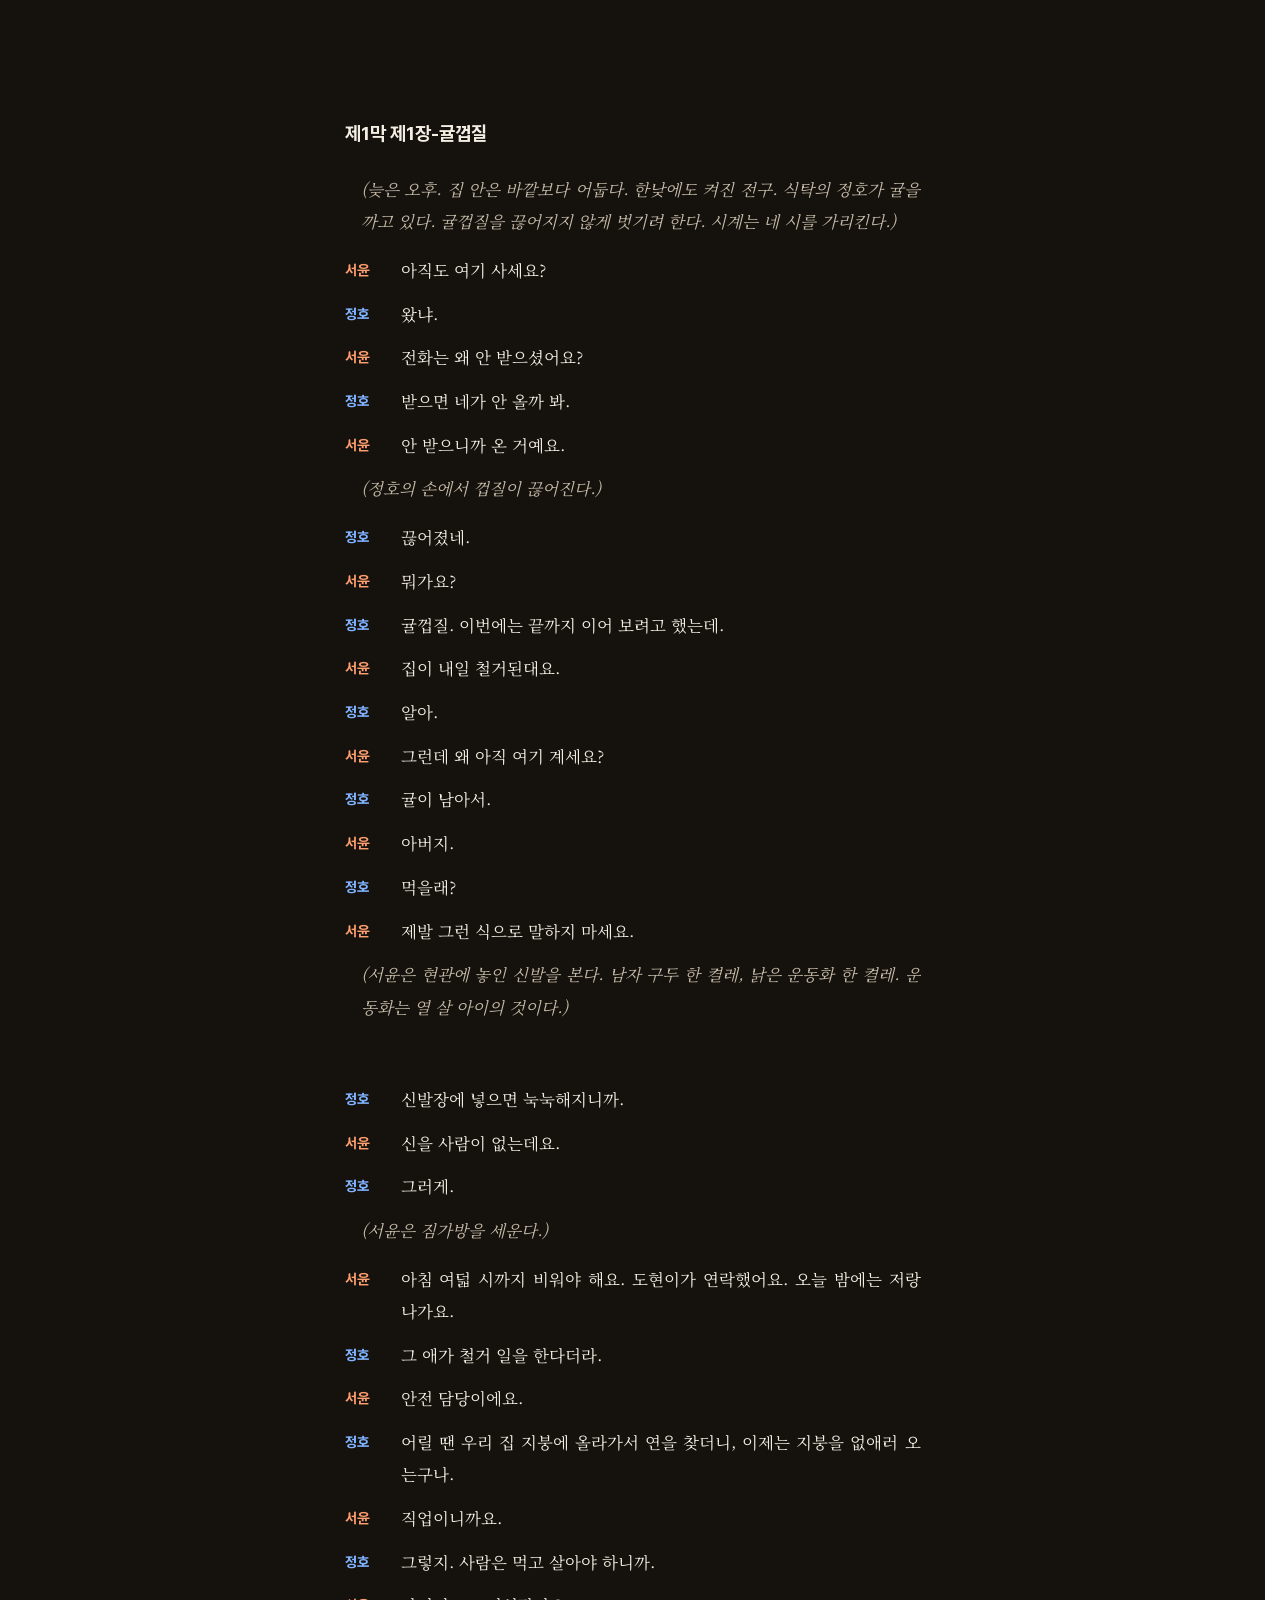
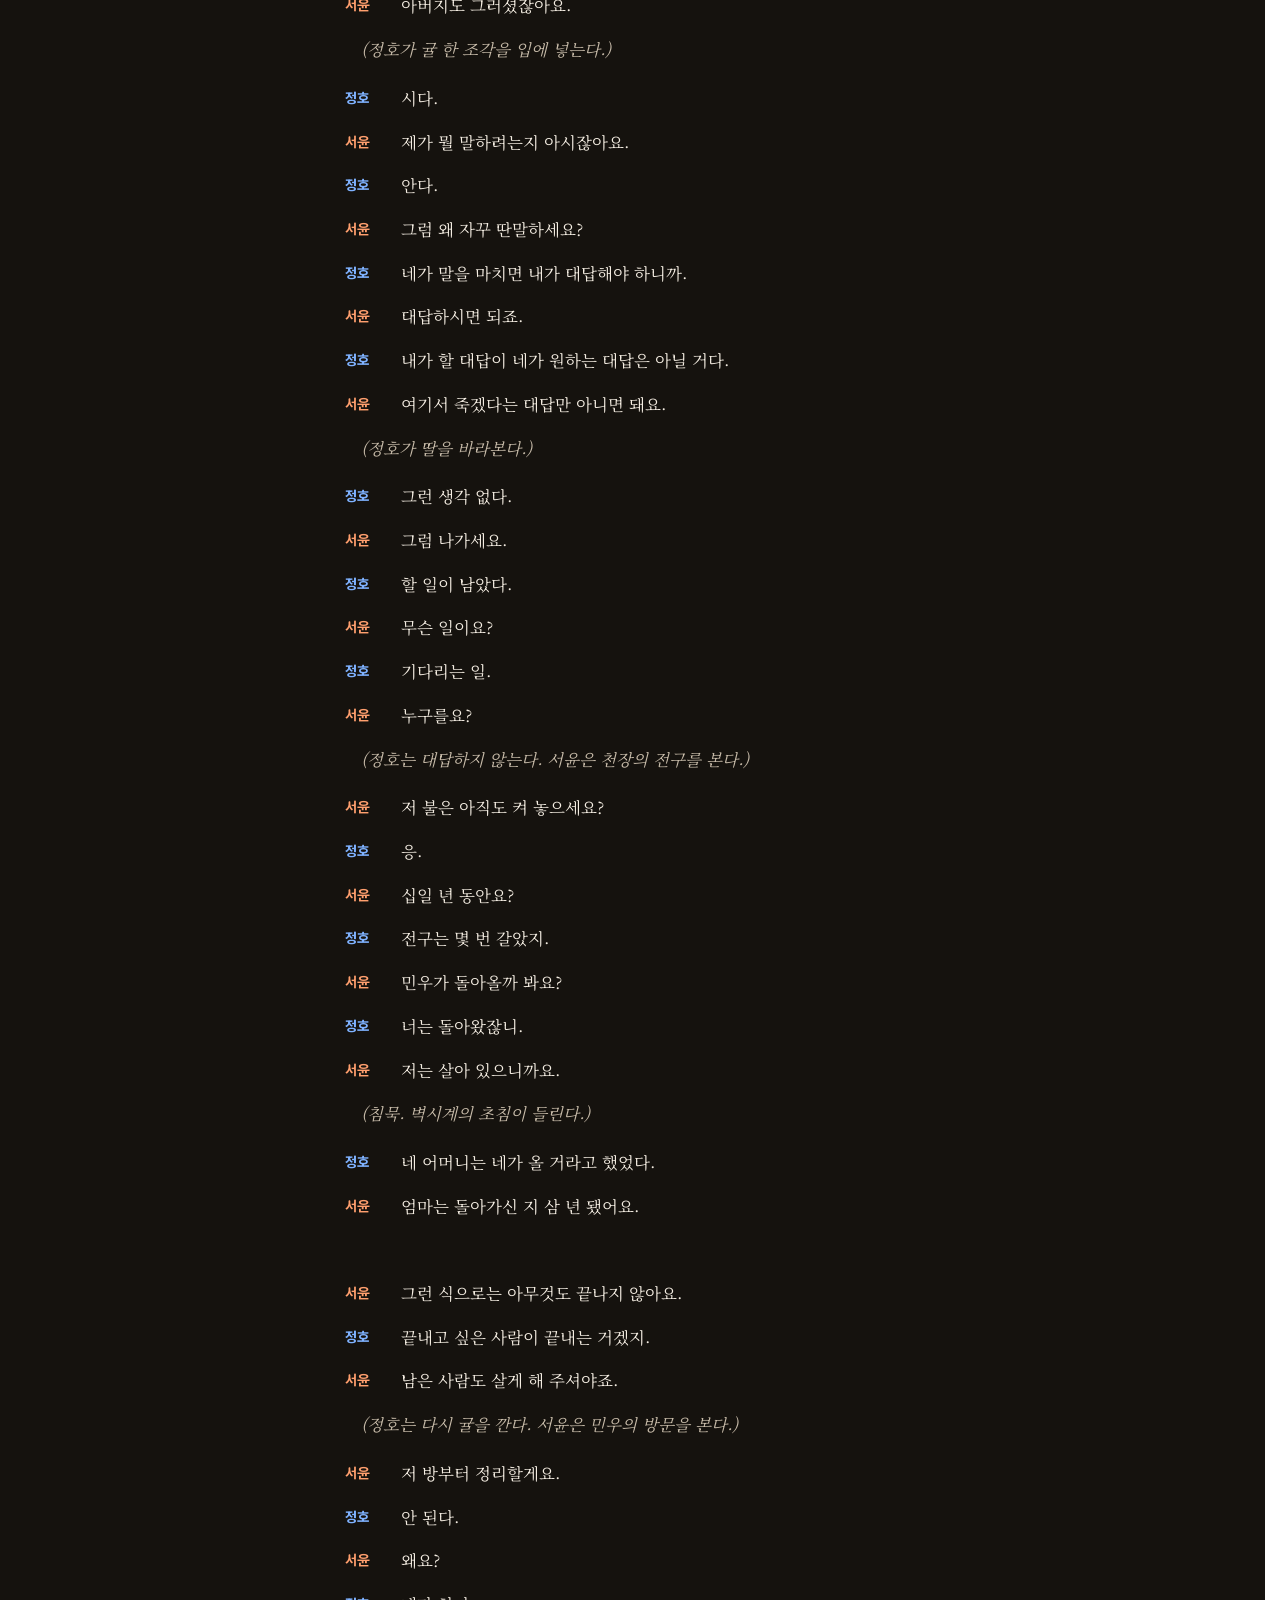
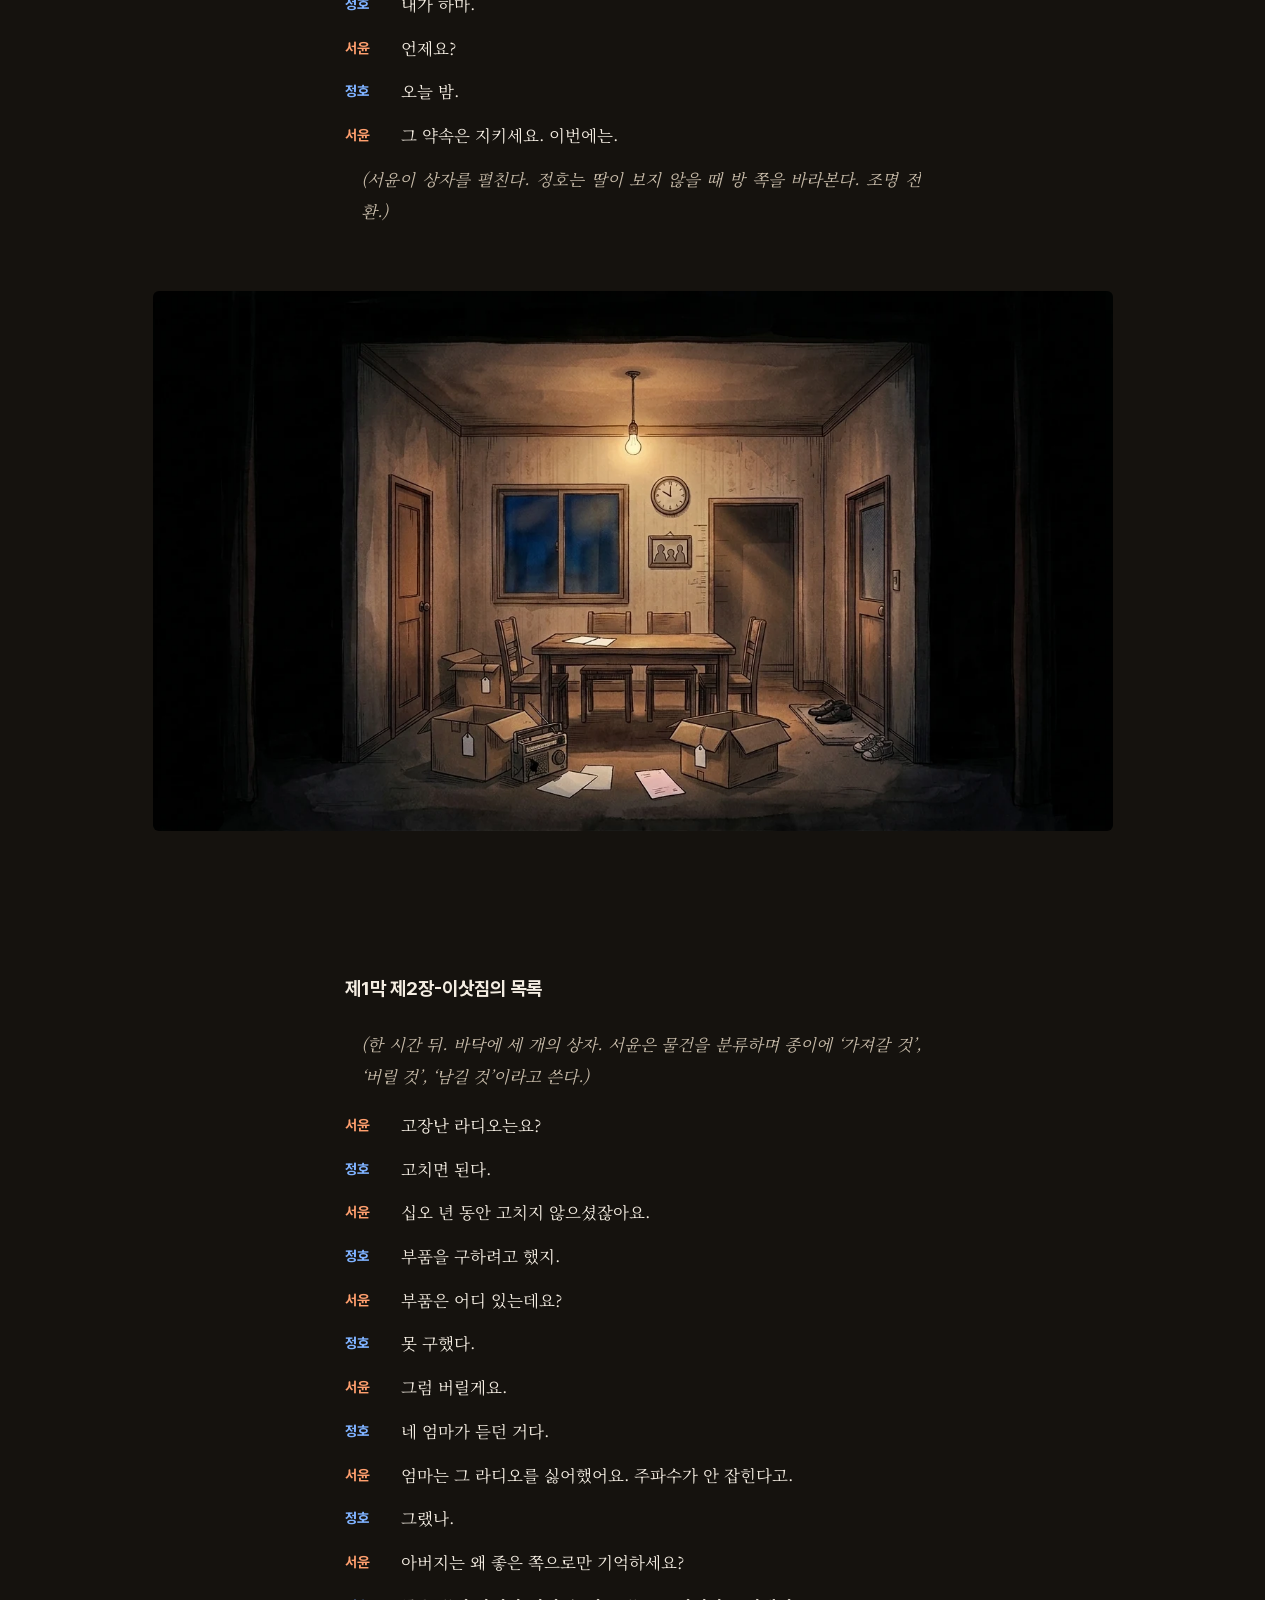
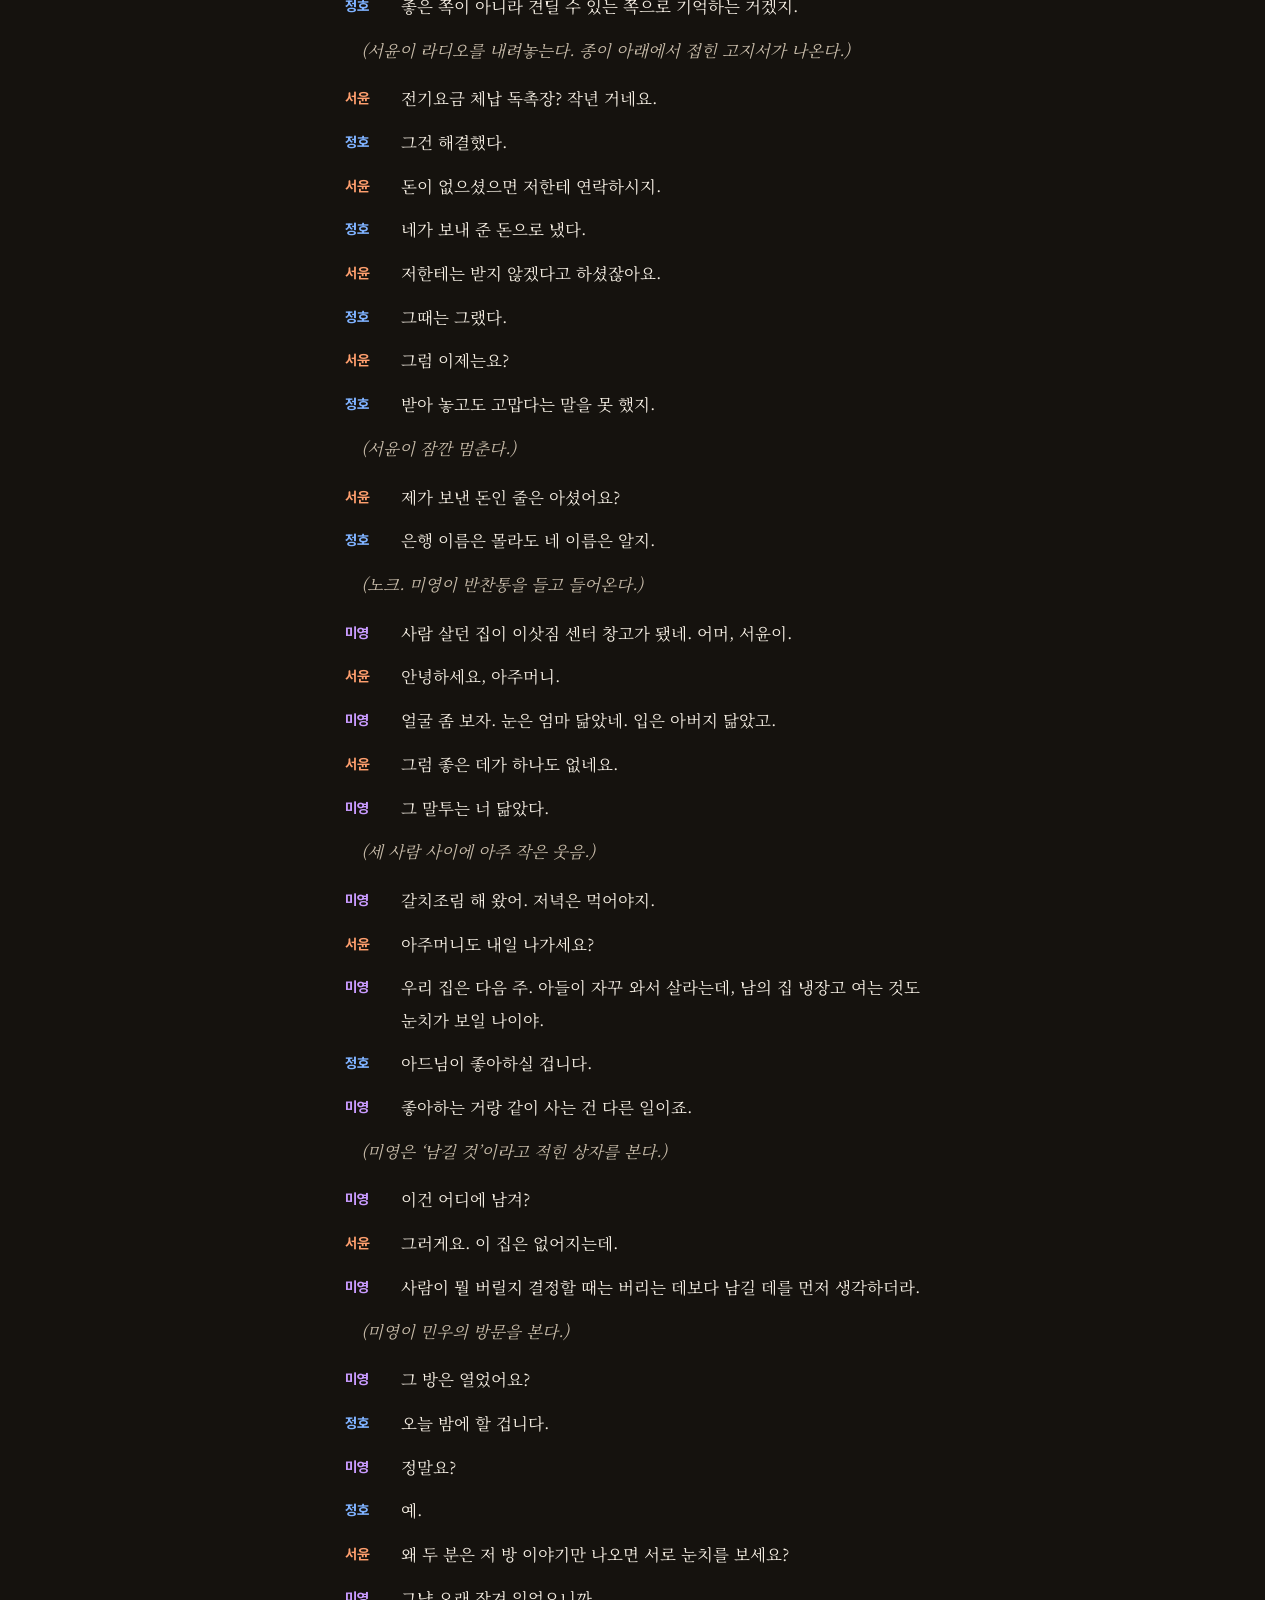
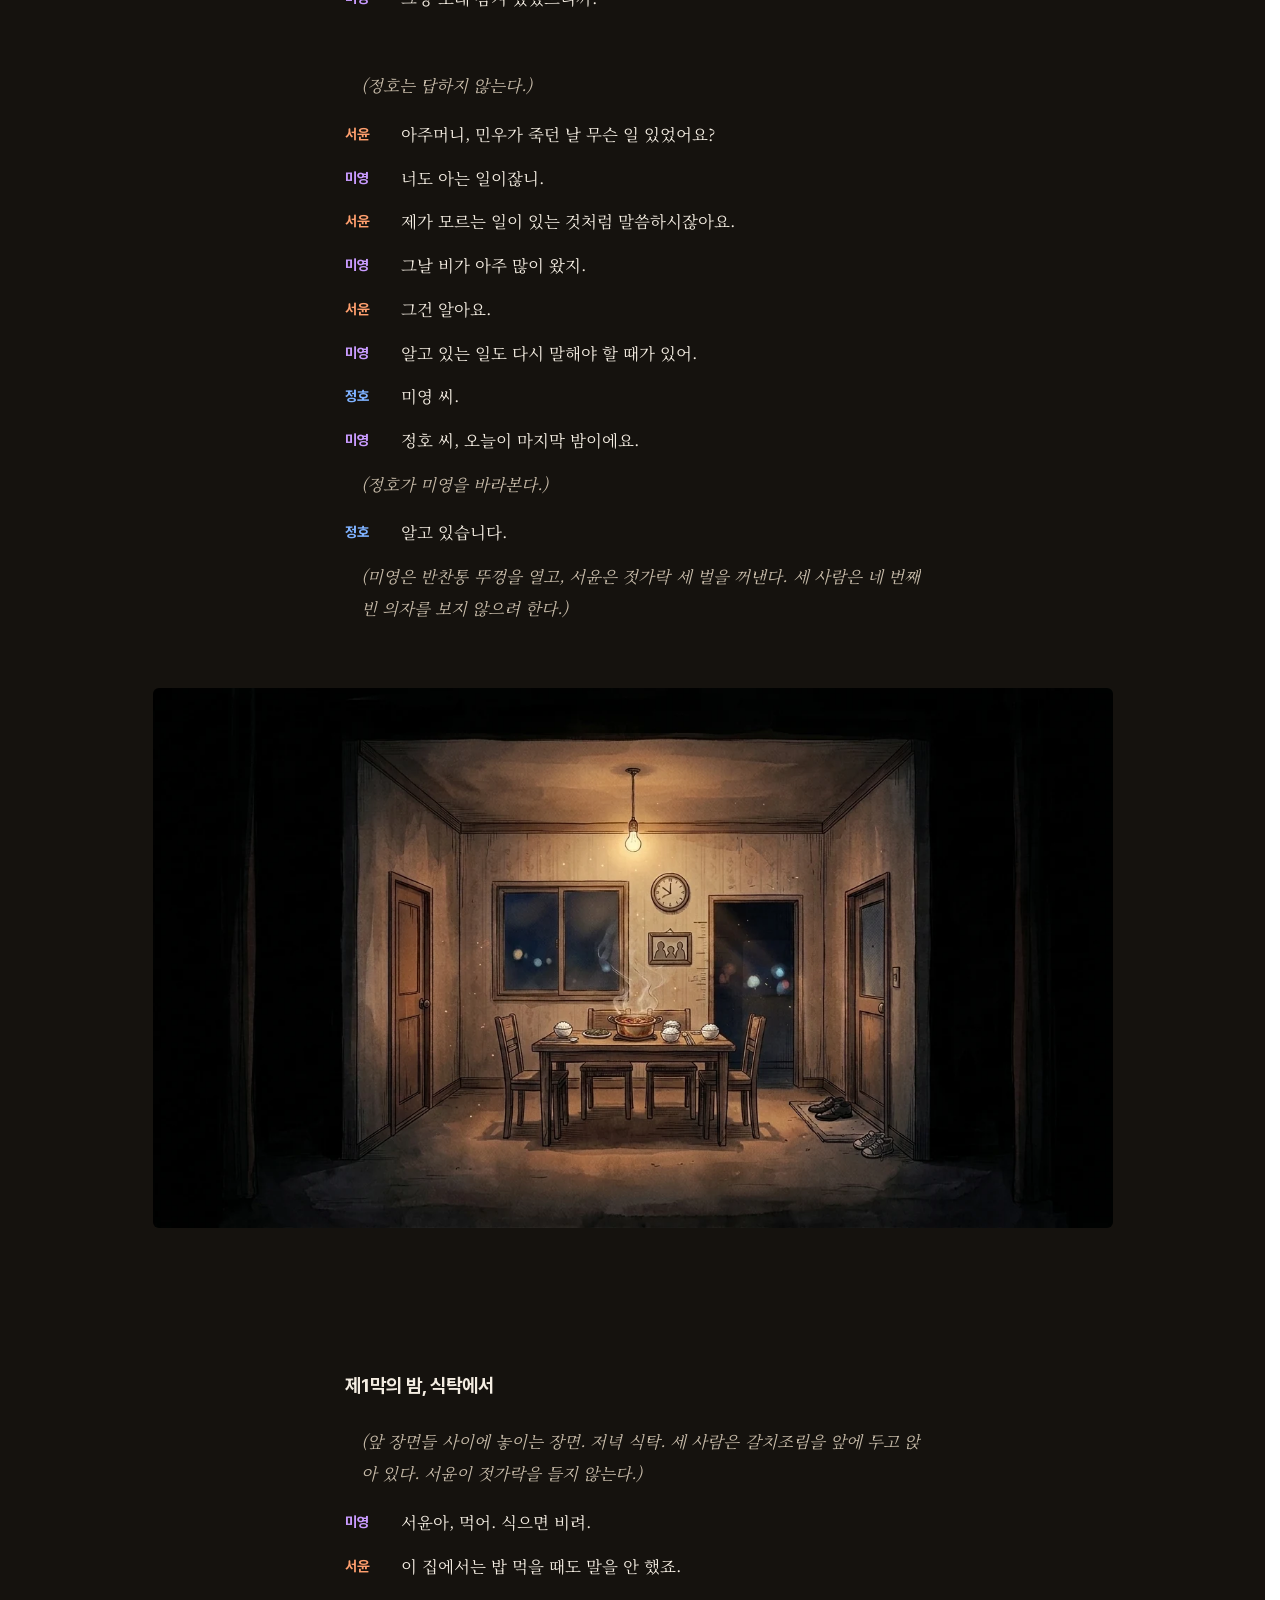
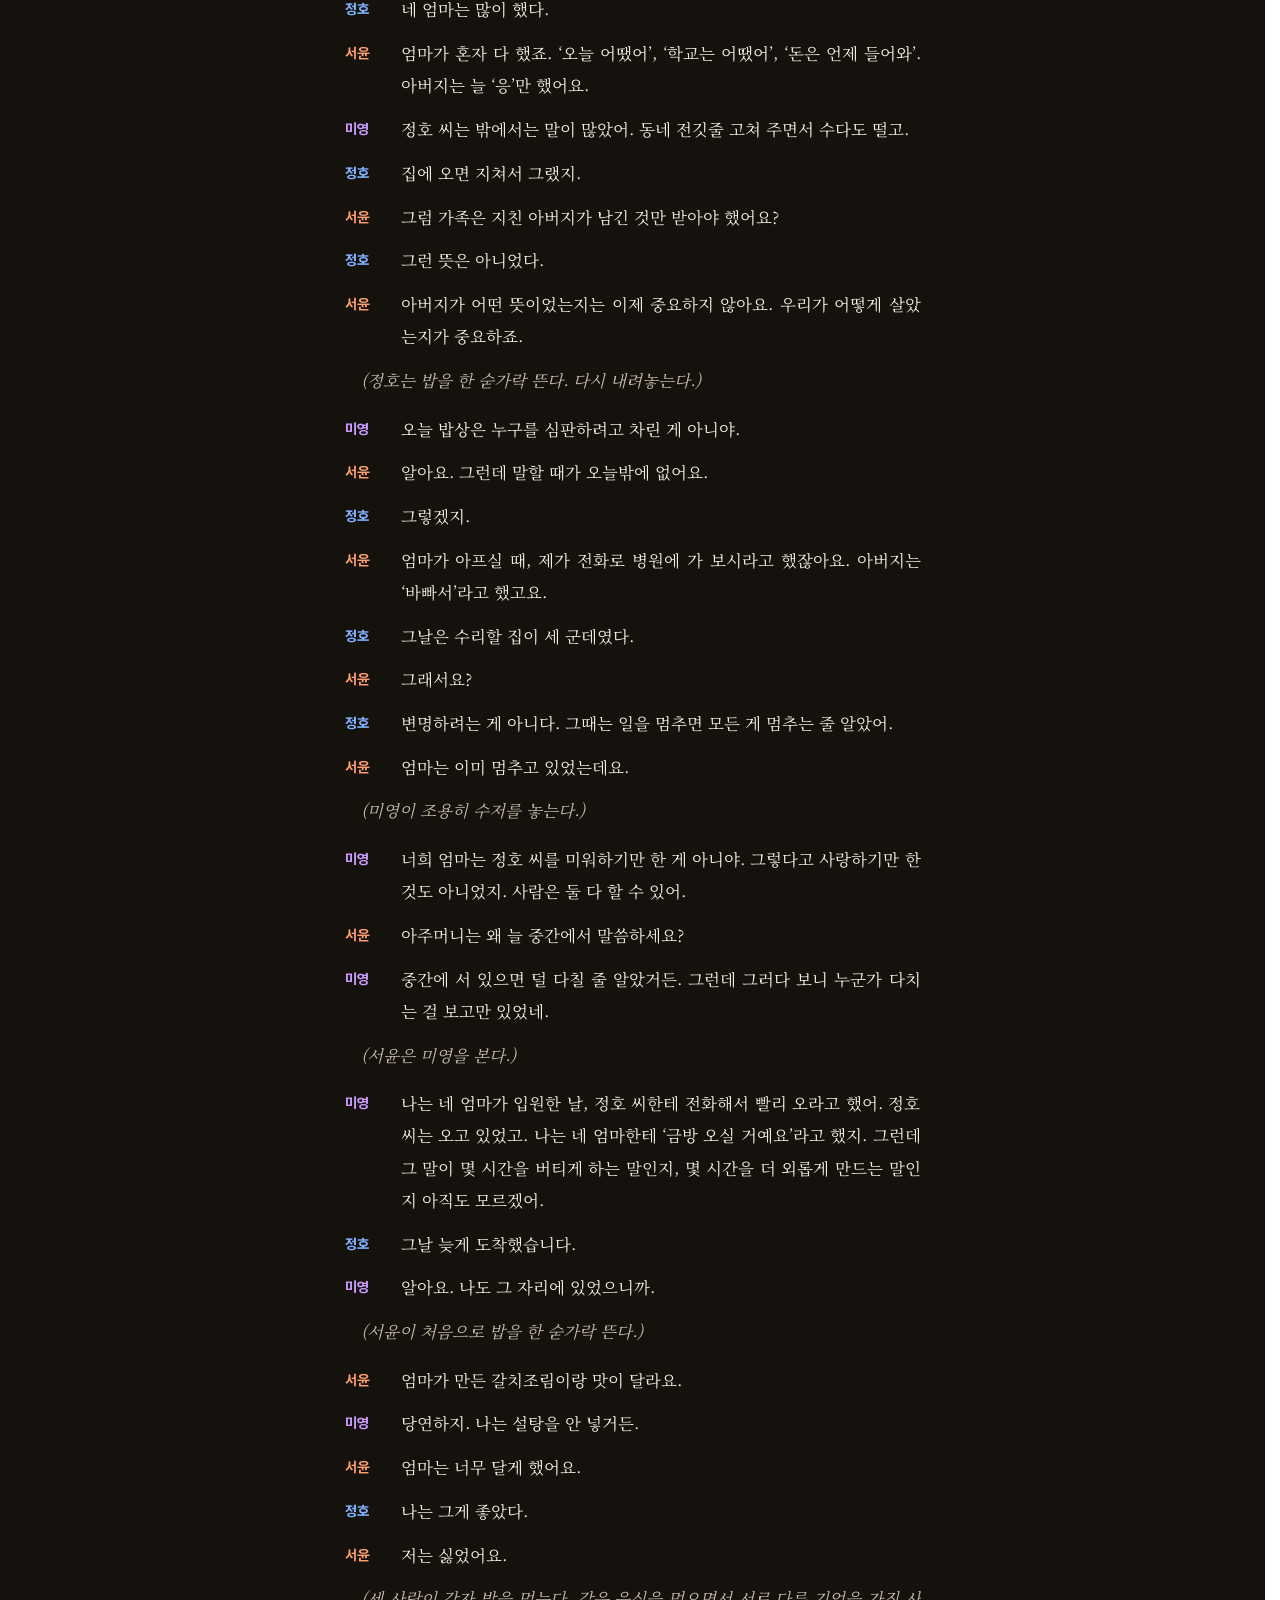
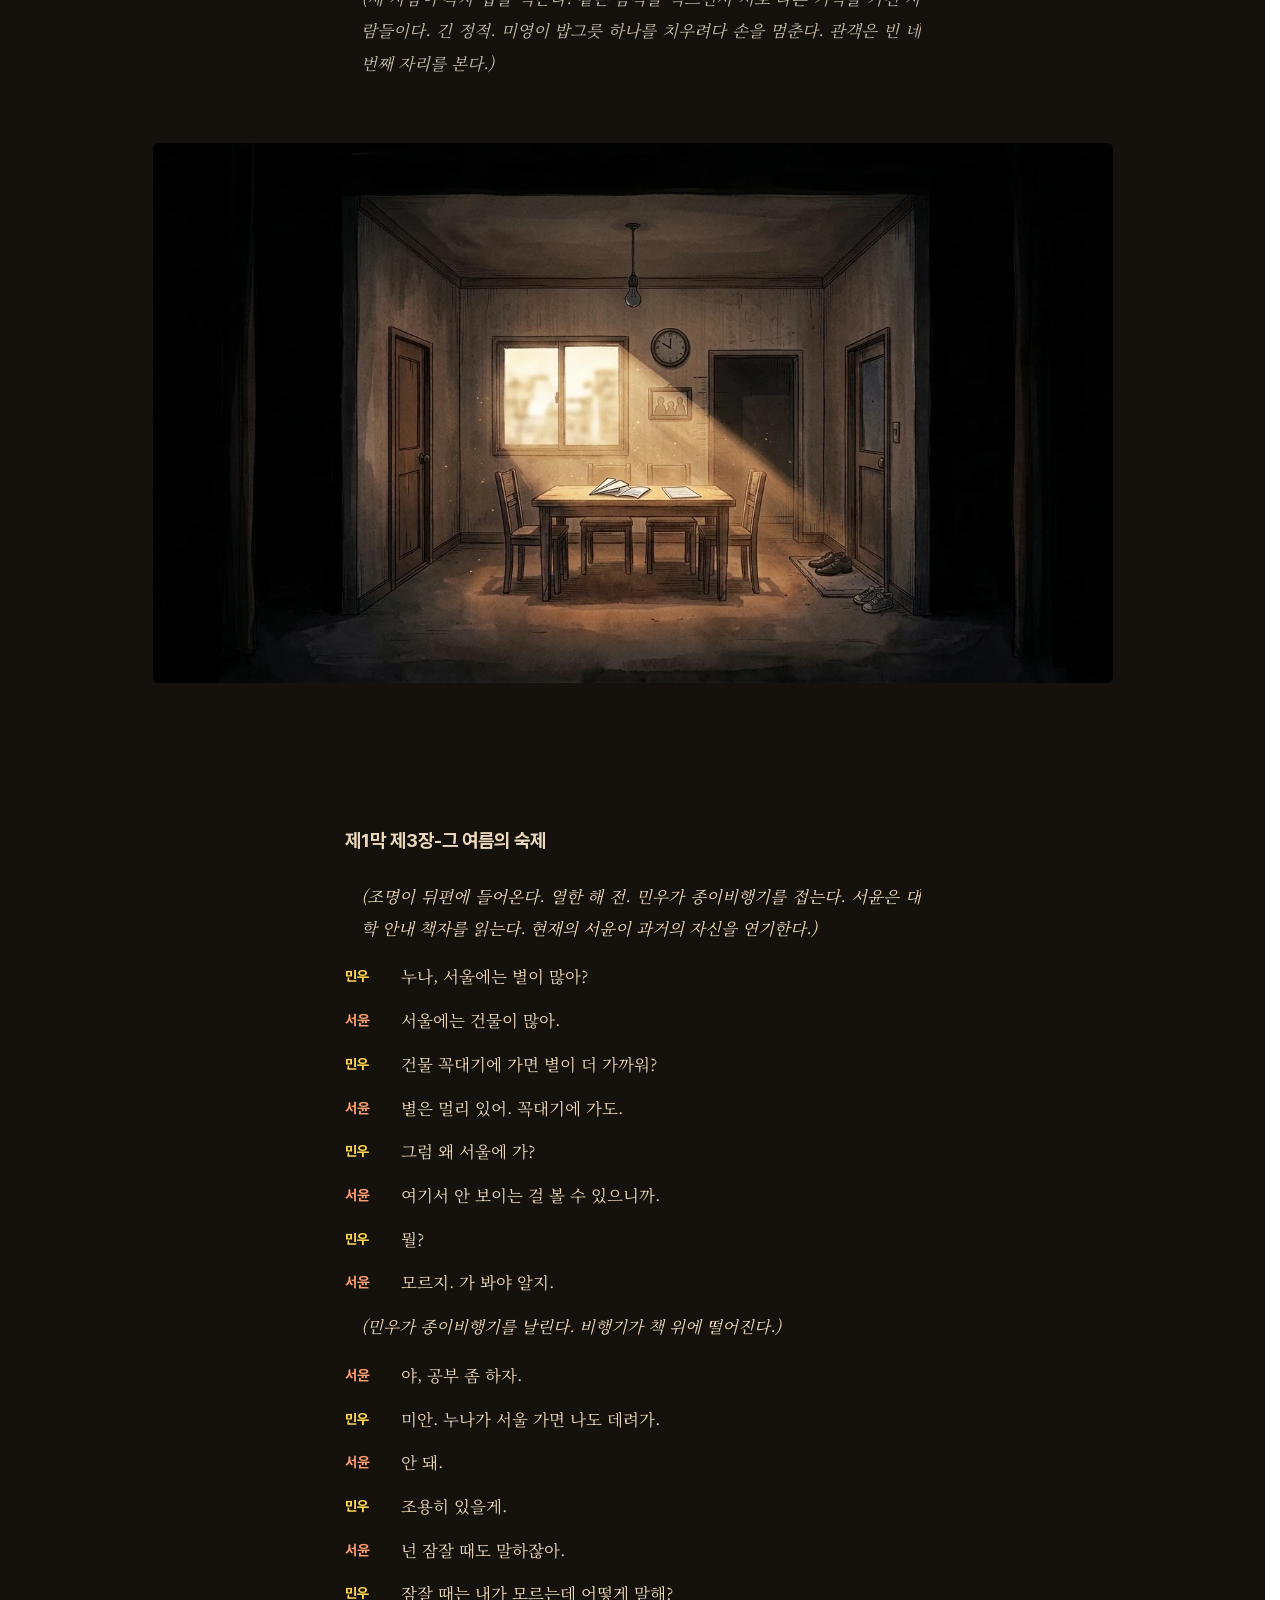
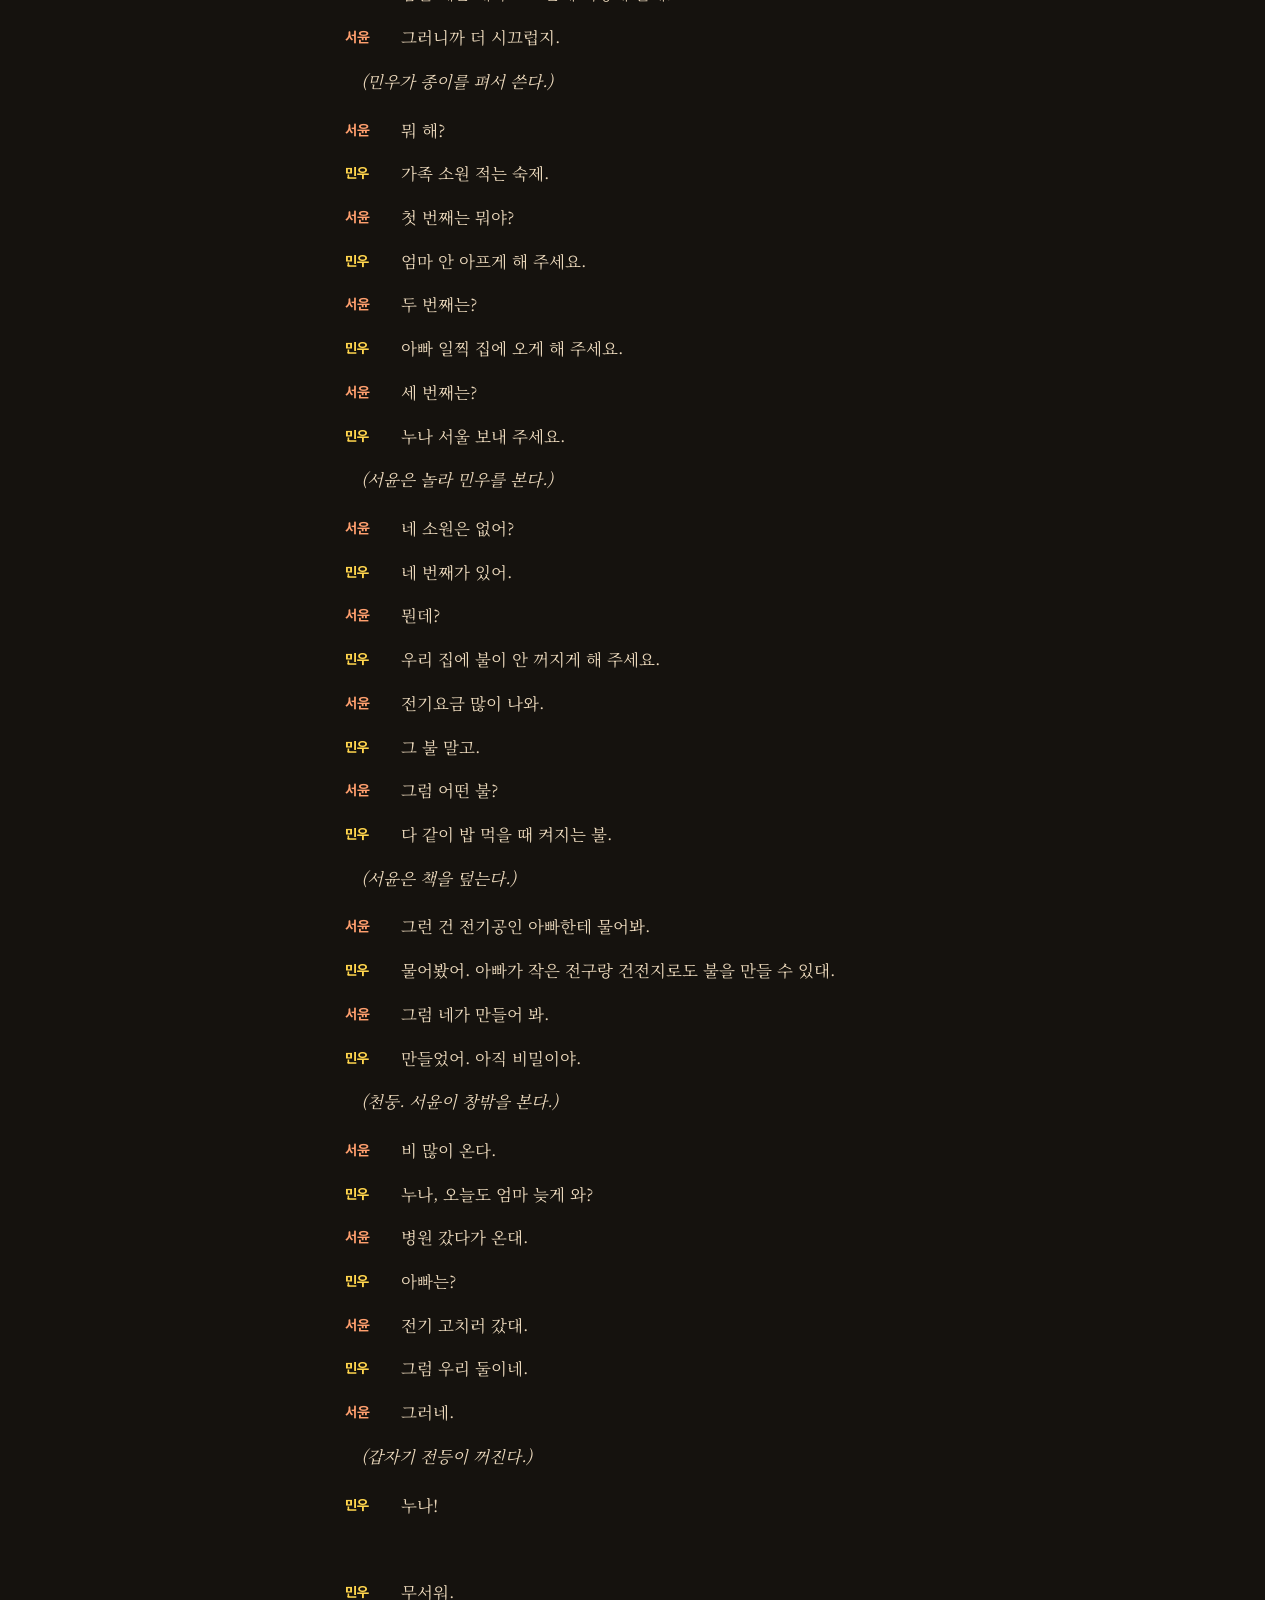
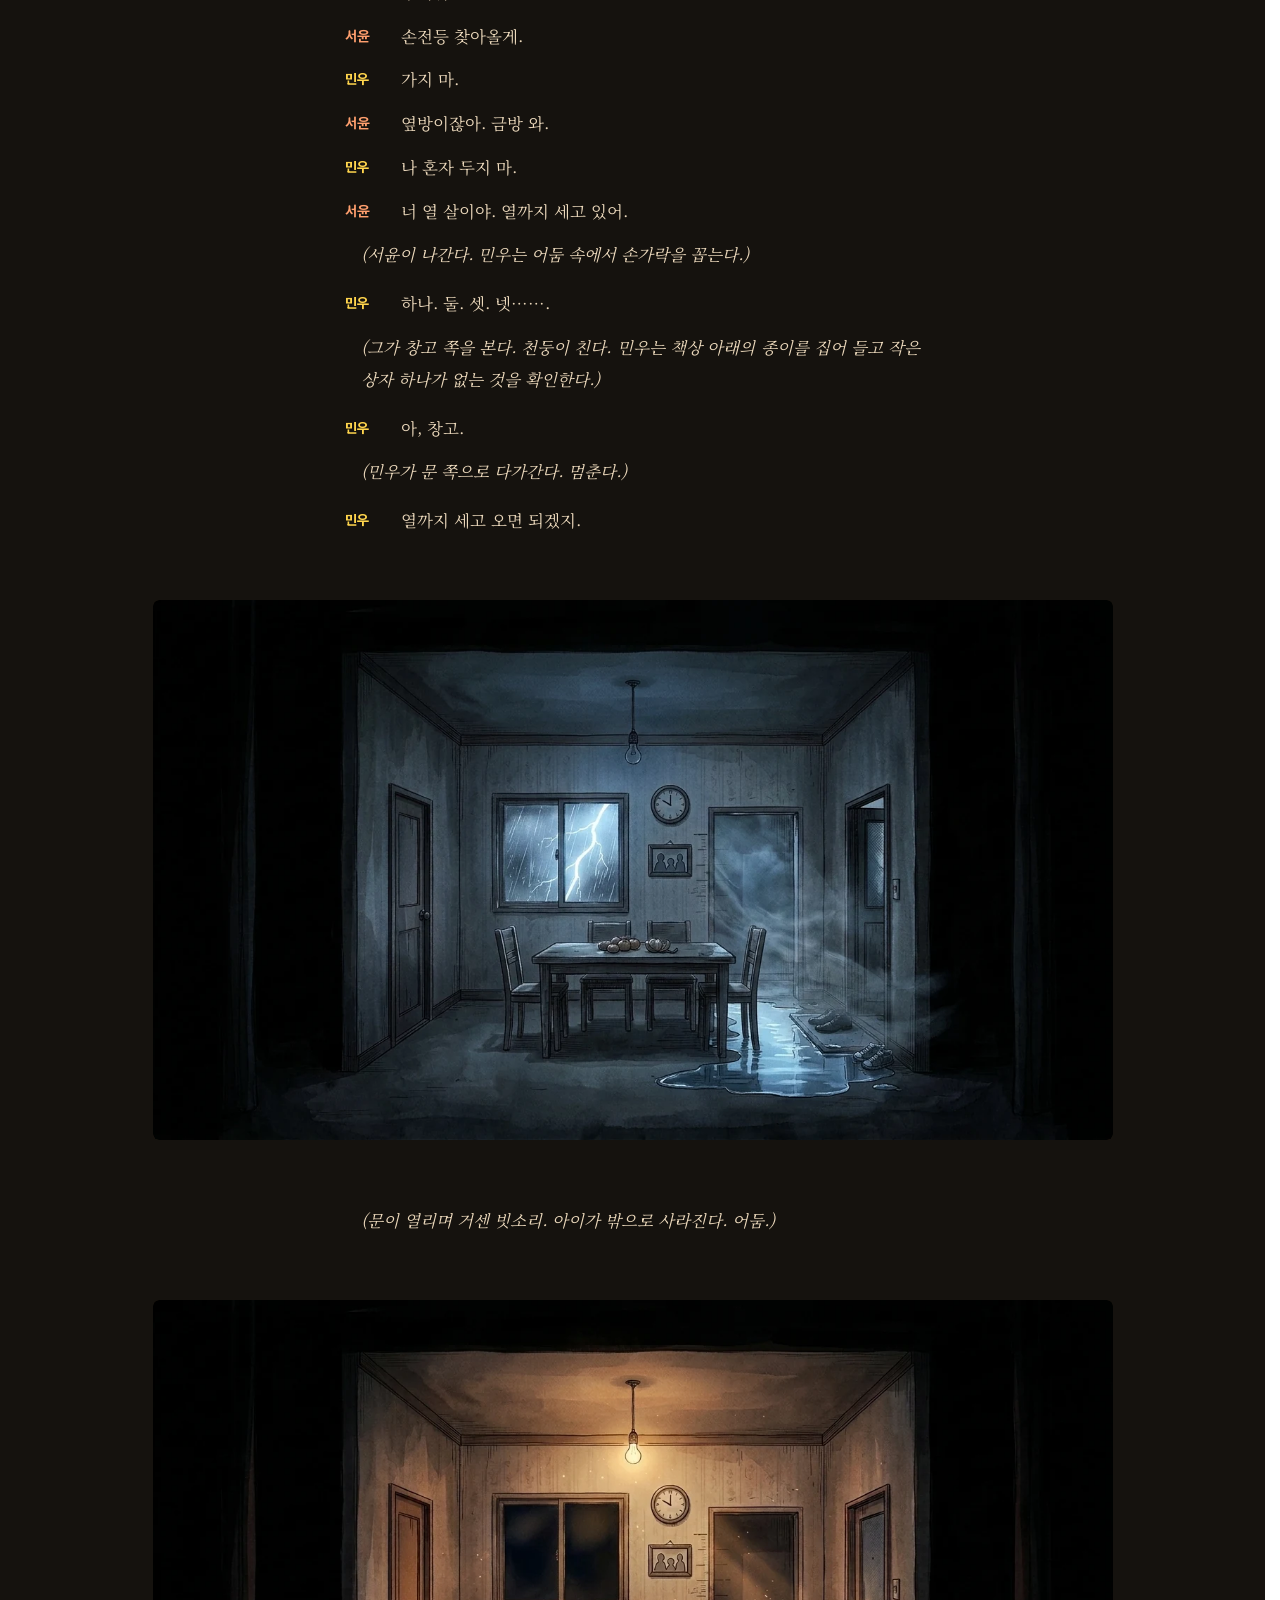
<file: play.html>
<!doctype html>
<html lang="ko">
  <head>
    <meta charset="UTF-8" />
    <meta name="viewport" content="width=device-width, initial-scale=1.0, viewport-fit=cover" />
    <title>마지막으로 불이 켜지는 집 · 고대신문 창간 79주년 문예공모</title>
    <meta name="description" content="고대신문 창간 79주년 문예공모 희곡 부문 당선작 〈마지막으로 불이 켜지는 집〉" />
    <meta property="og:title" content="마지막으로 불이 켜지는 집 · 고대신문 창간 79주년 문예공모" />
    <meta property="og:description" content="고대신문 창간 79주년 문예공모 희곡 부문 당선작" />
    <meta property="og:image" content="https://kunews.github.io/MYGM-interactive/media/img/og-play.jpg" />
    <meta property="og:image:width" content="1200" />
    <meta property="og:image:height" content="630" />
    <meta property="og:url" content="https://kunews.github.io/MYGM-interactive/play.html" />
    <meta property="og:type" content="article" />
    <meta property="og:site_name" content="고대신문" />
    <meta name="twitter:card" content="summary_large_image" />
    <link rel="icon" type="image/png" href="brand/favicon.png" />
    <link rel="apple-touch-icon" href="brand/apple-touch-icon.png" />
    <link rel="preconnect" href="https://fonts.googleapis.com" />
    <link rel="preconnect" href="https://fonts.gstatic.com" crossorigin />
    <link href="https://fonts.googleapis.com/css2?family=Noto+Serif+KR:wght@400;600;700&display=block" rel="stylesheet" />
    <script>try{if(sessionStorage.getItem('mungye:wipe'))document.documentElement.classList.add('wipe-in')}catch(e){}</script>
    <style>.wipe-in body::after{content:'';position:fixed;inset:0;z-index:200;background:#15120e}</style>
    <script type="module" crossorigin src="./assets/progress-htGak1qm.js"></script>
    <script type="module" crossorigin src="./assets/work-B0_lLDY8.js"></script>
    <link rel="stylesheet" crossorigin href="./assets/progress-C-xfX1Lc.css">
    <link rel="stylesheet" crossorigin href="./assets/work-haWhw1AH.css">
  </head>
  <body data-work="play">
    <div id="app"></div>
  </body>
</html>
</file>
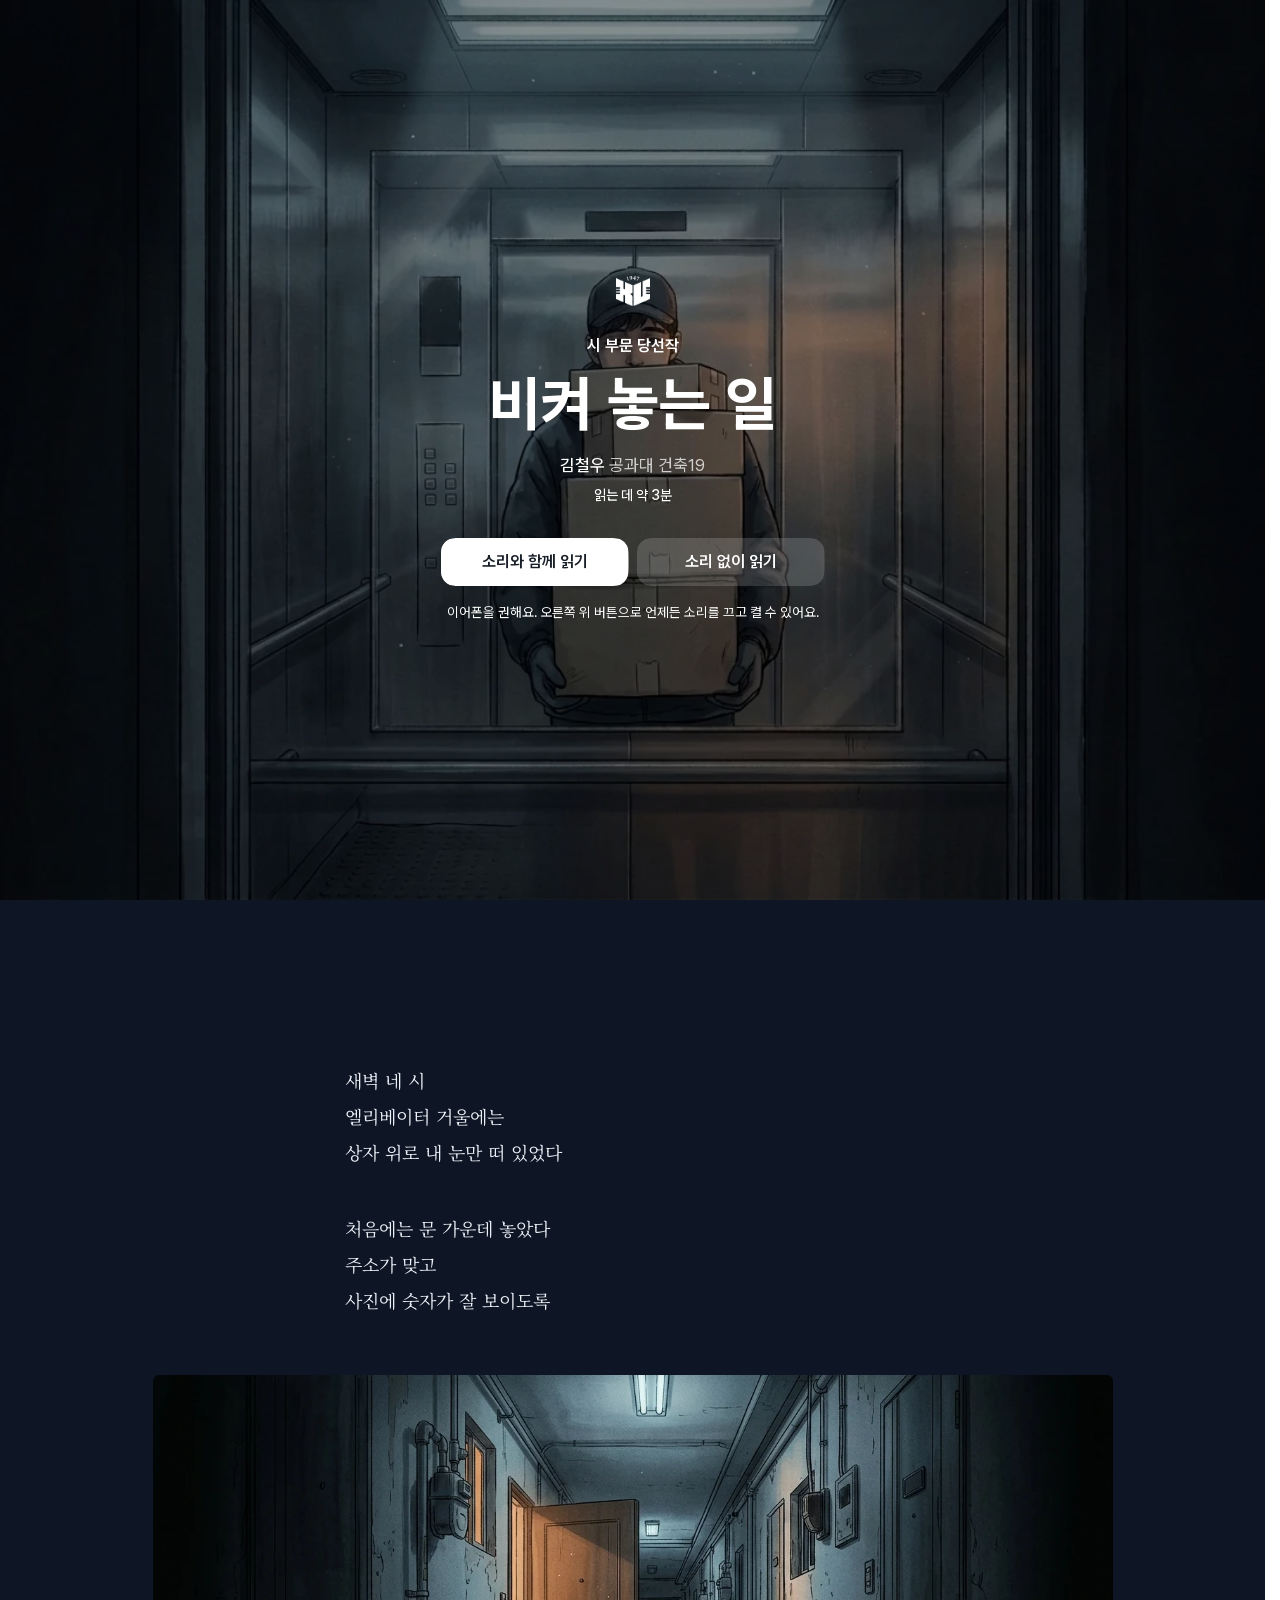
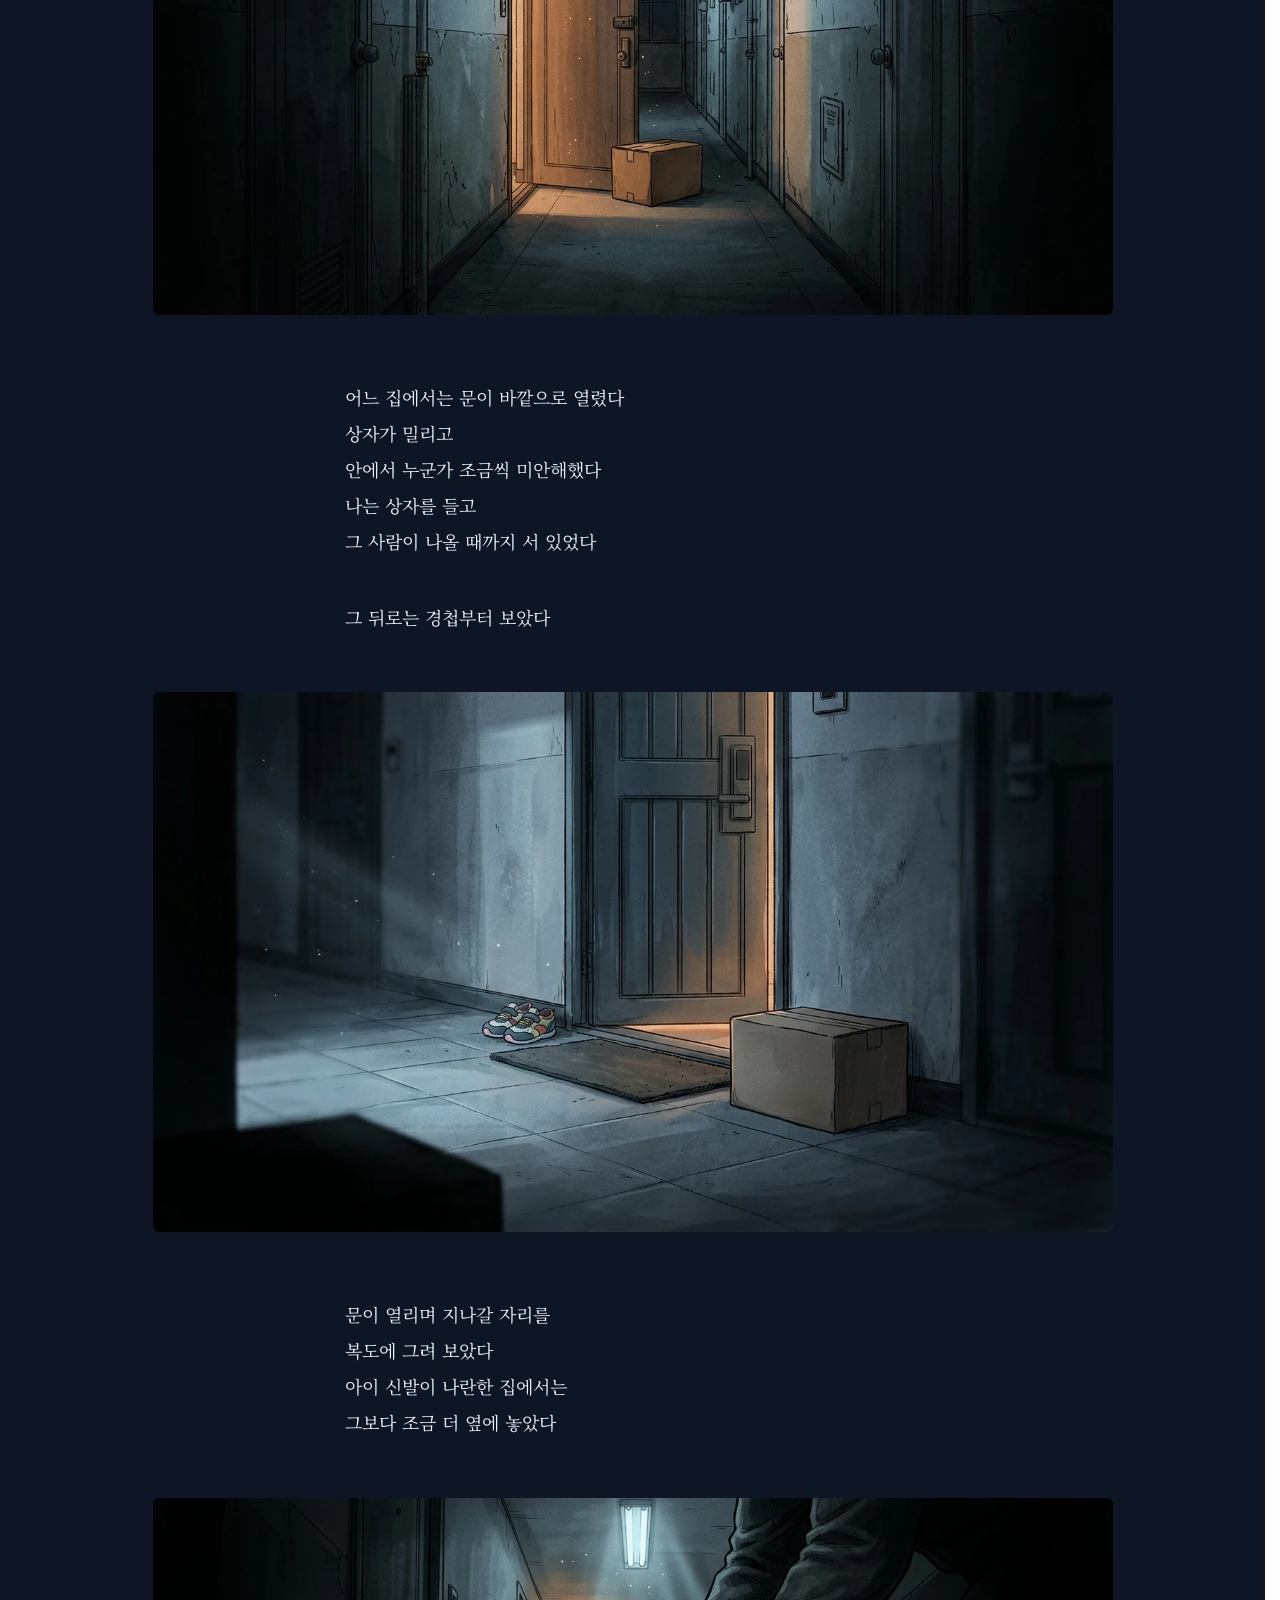
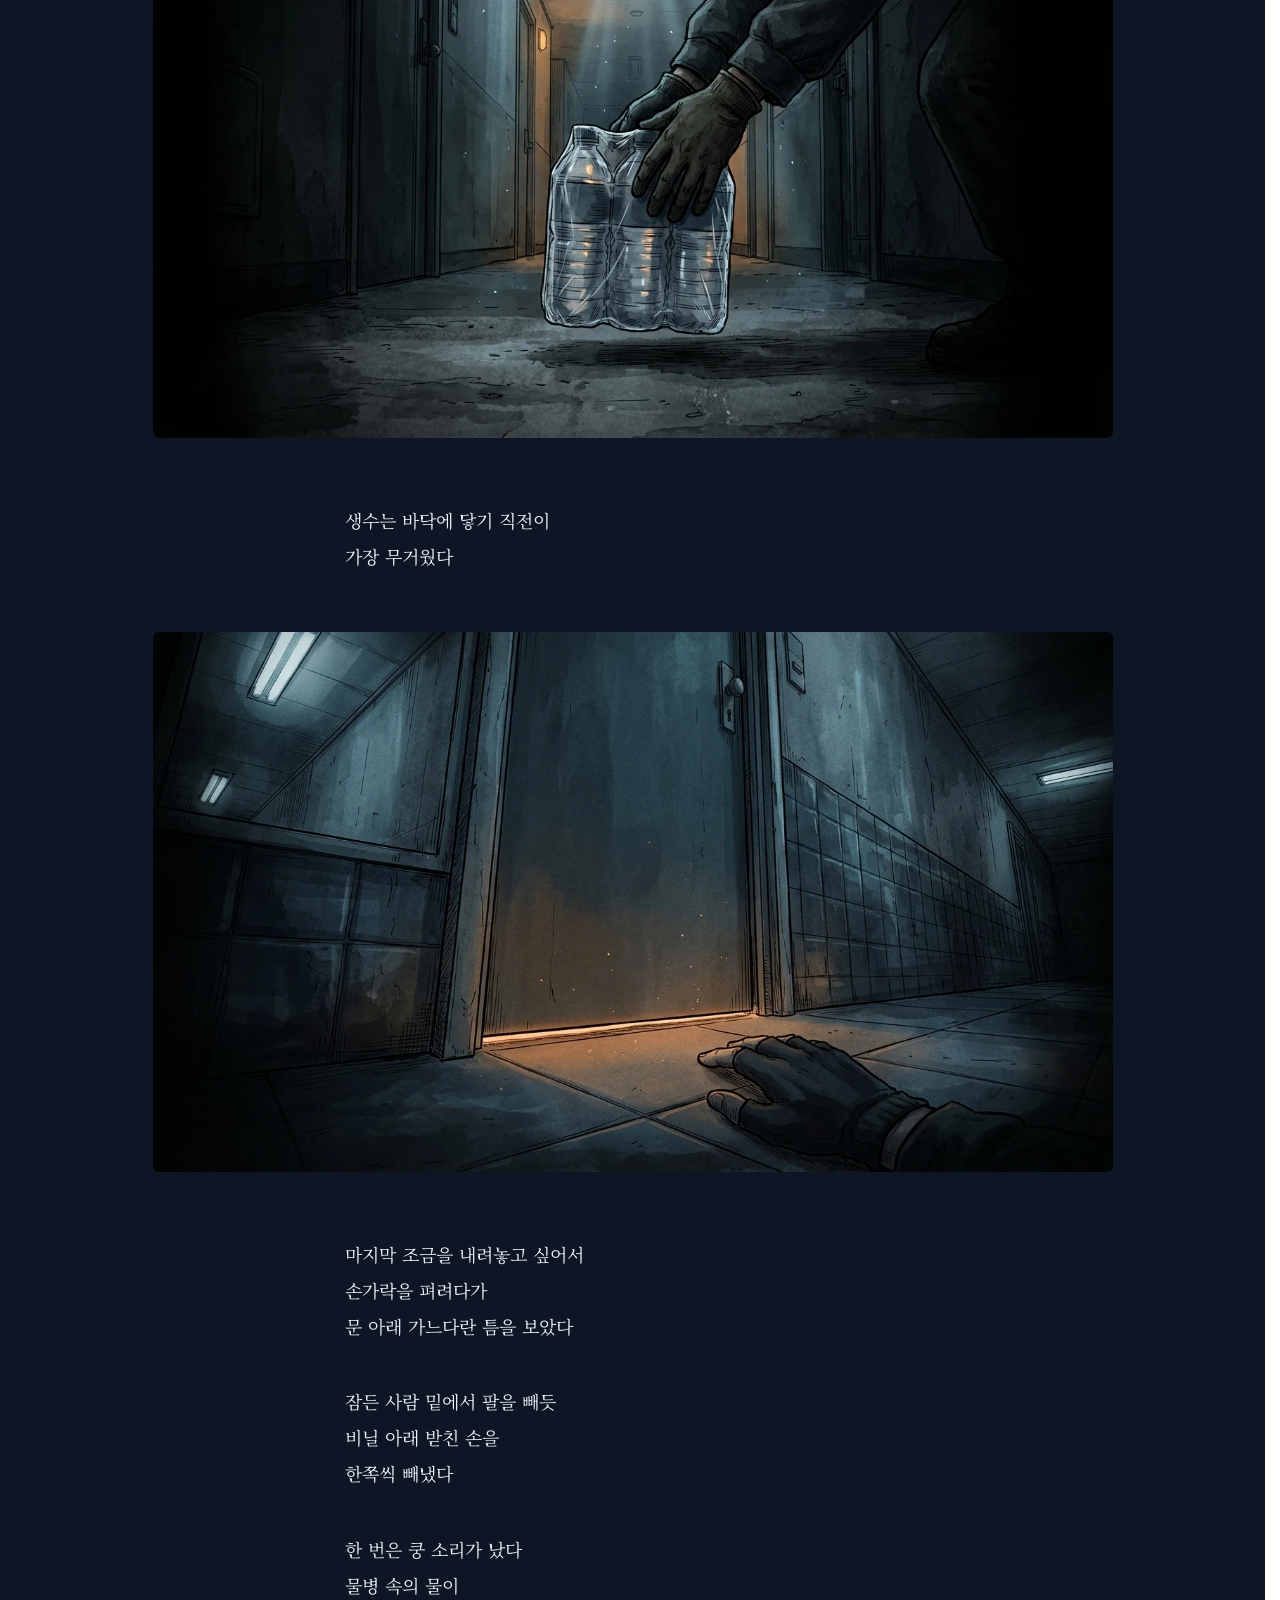
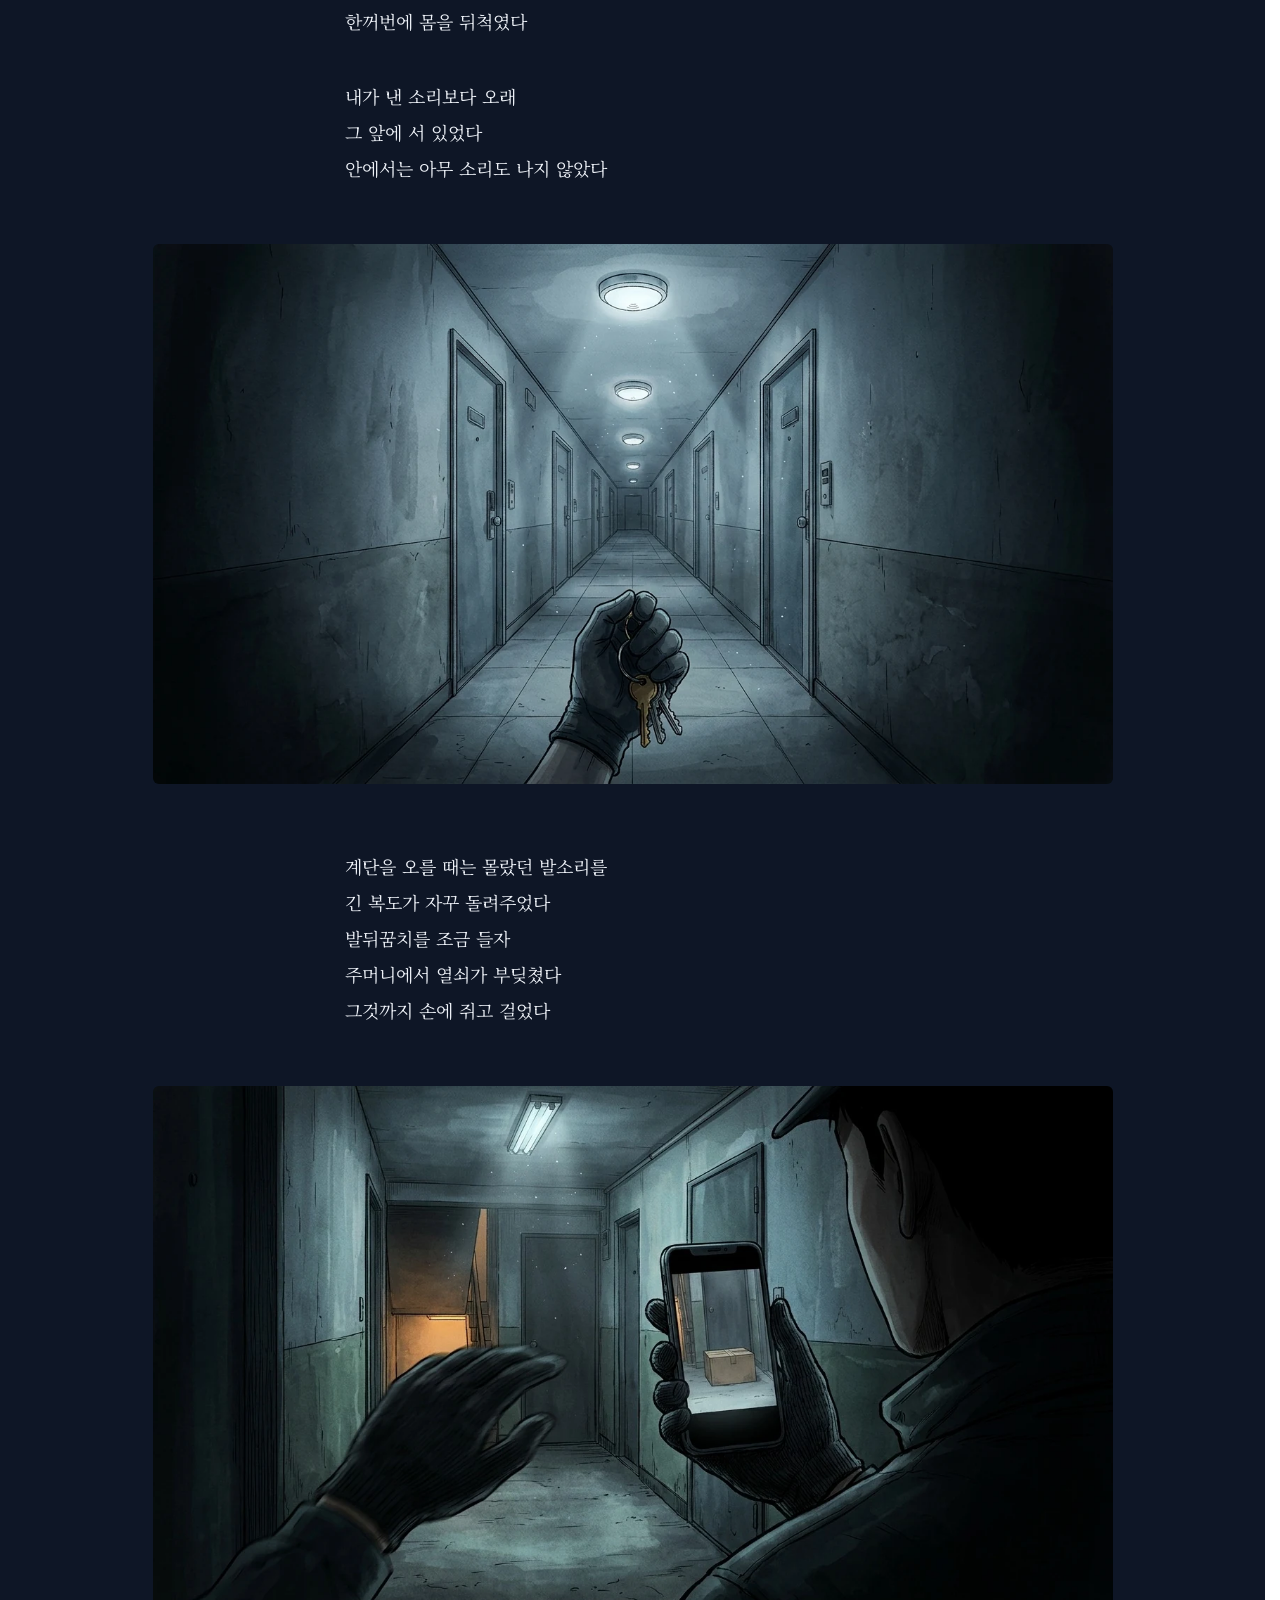
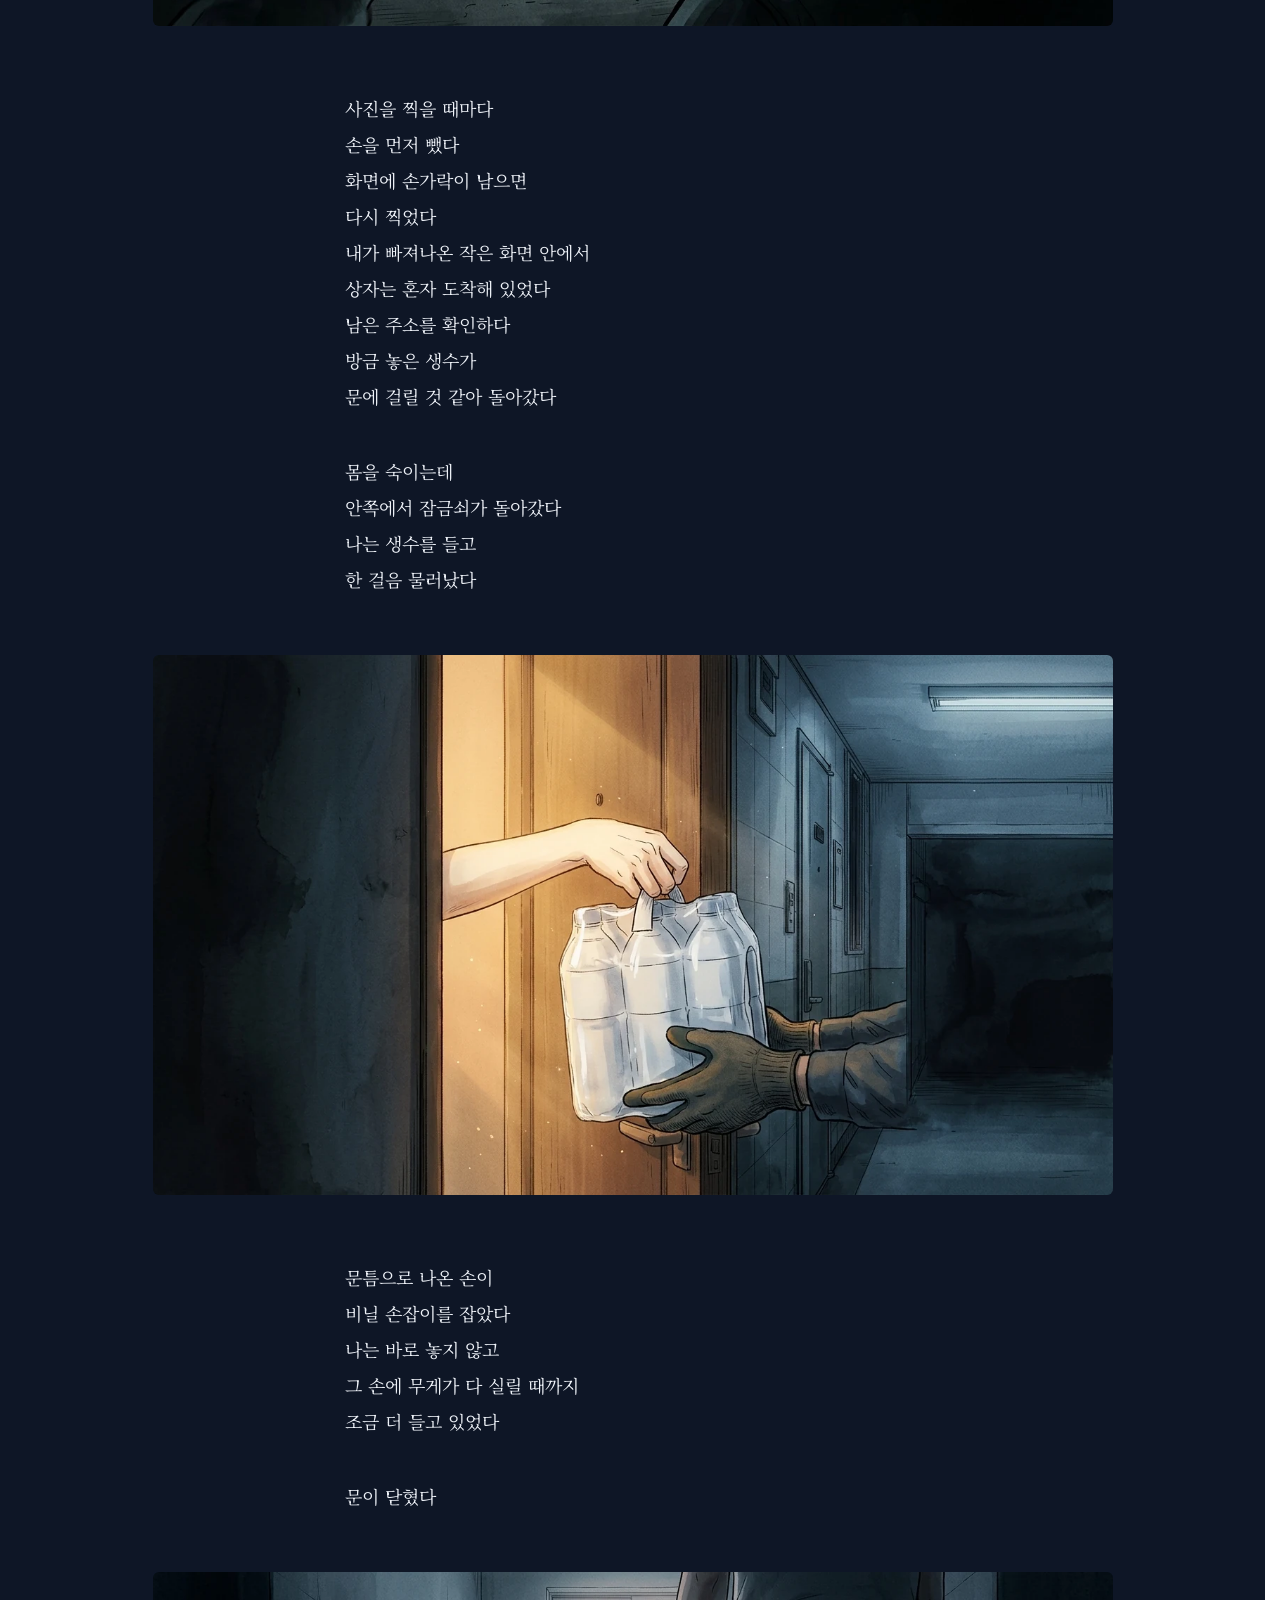
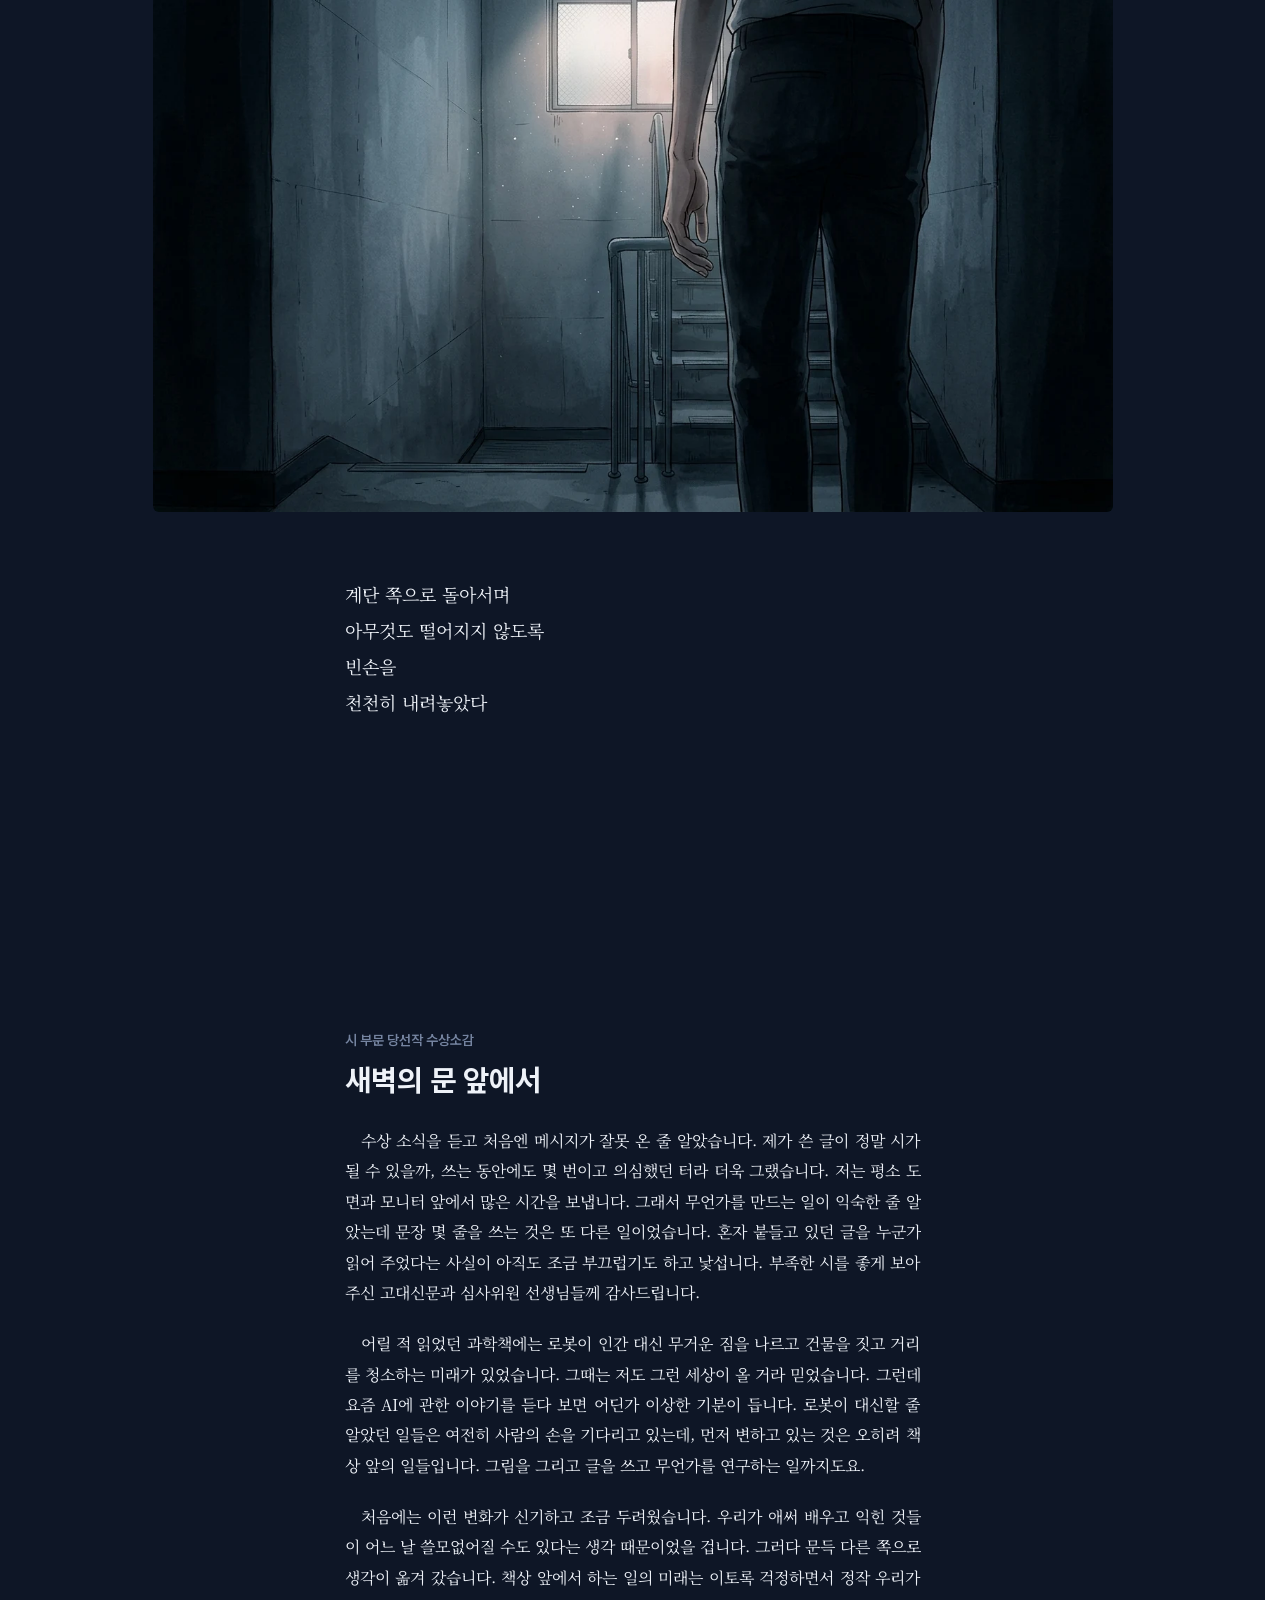
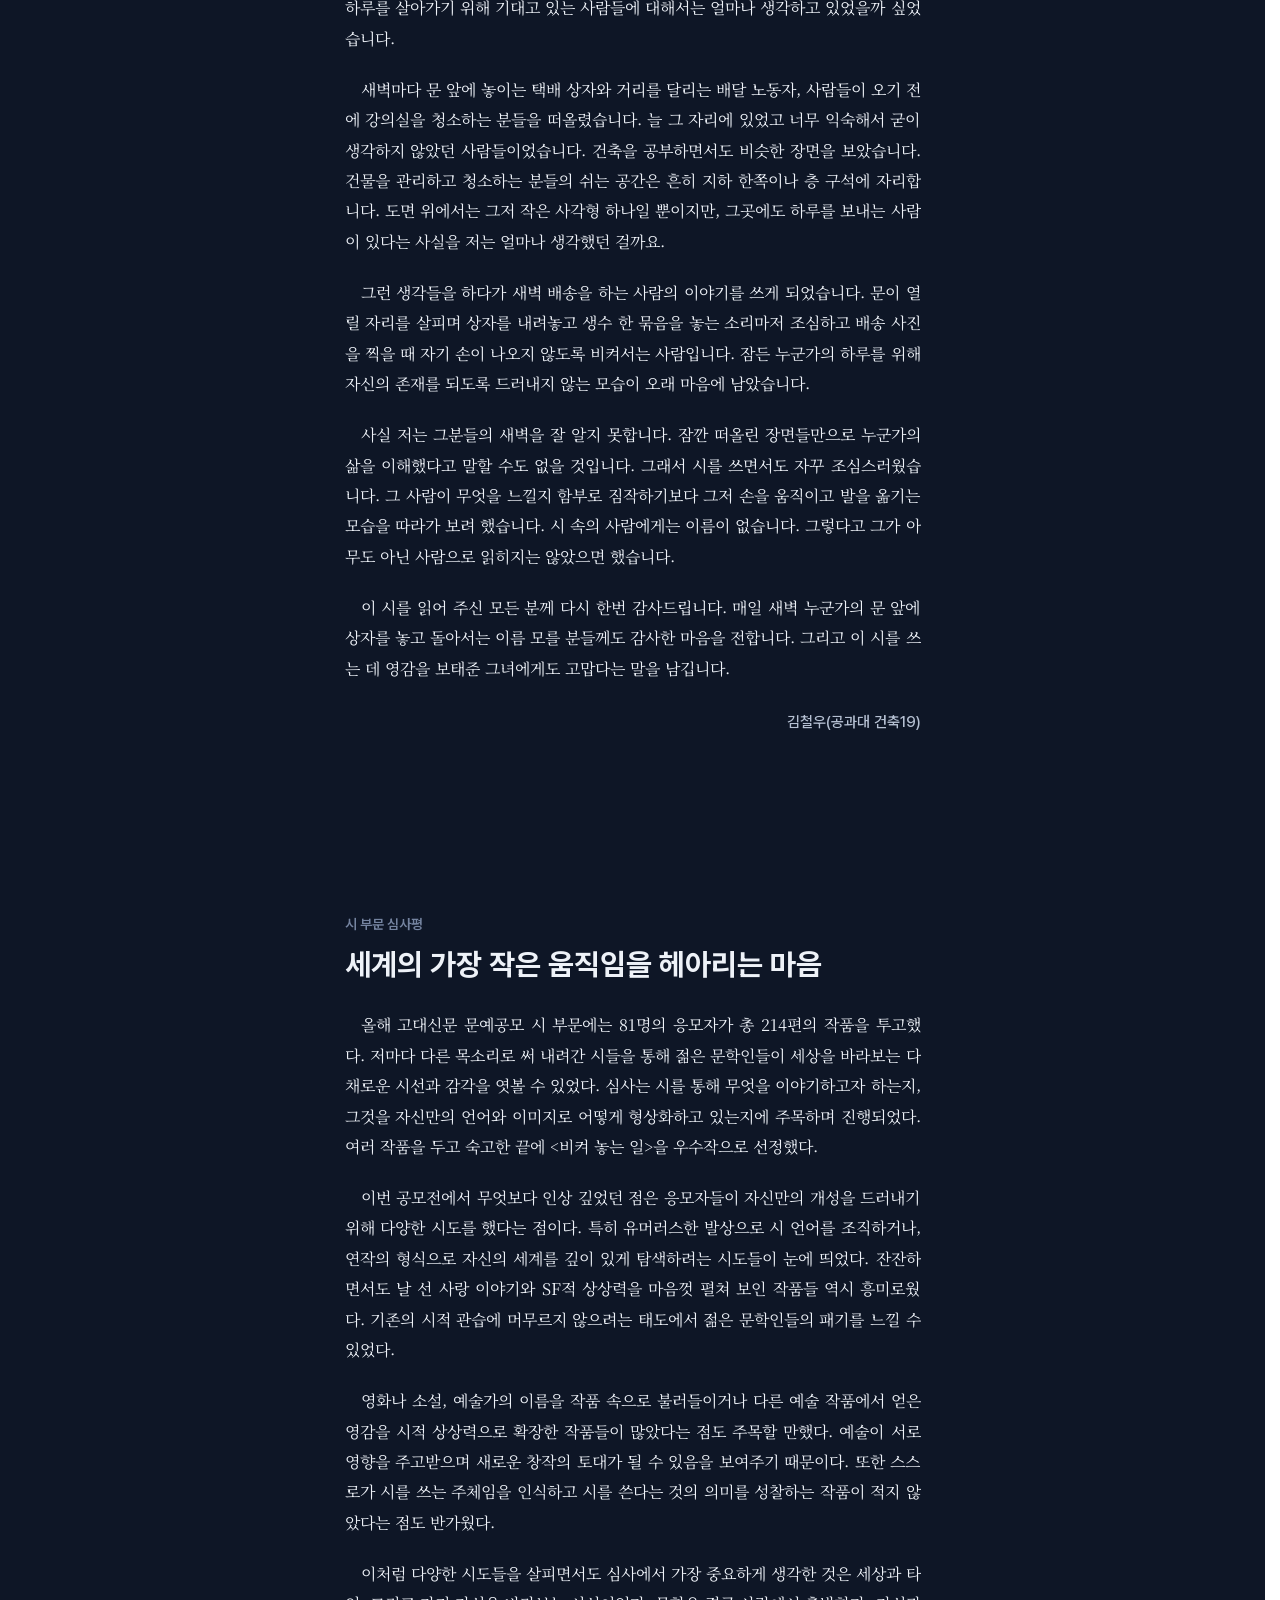
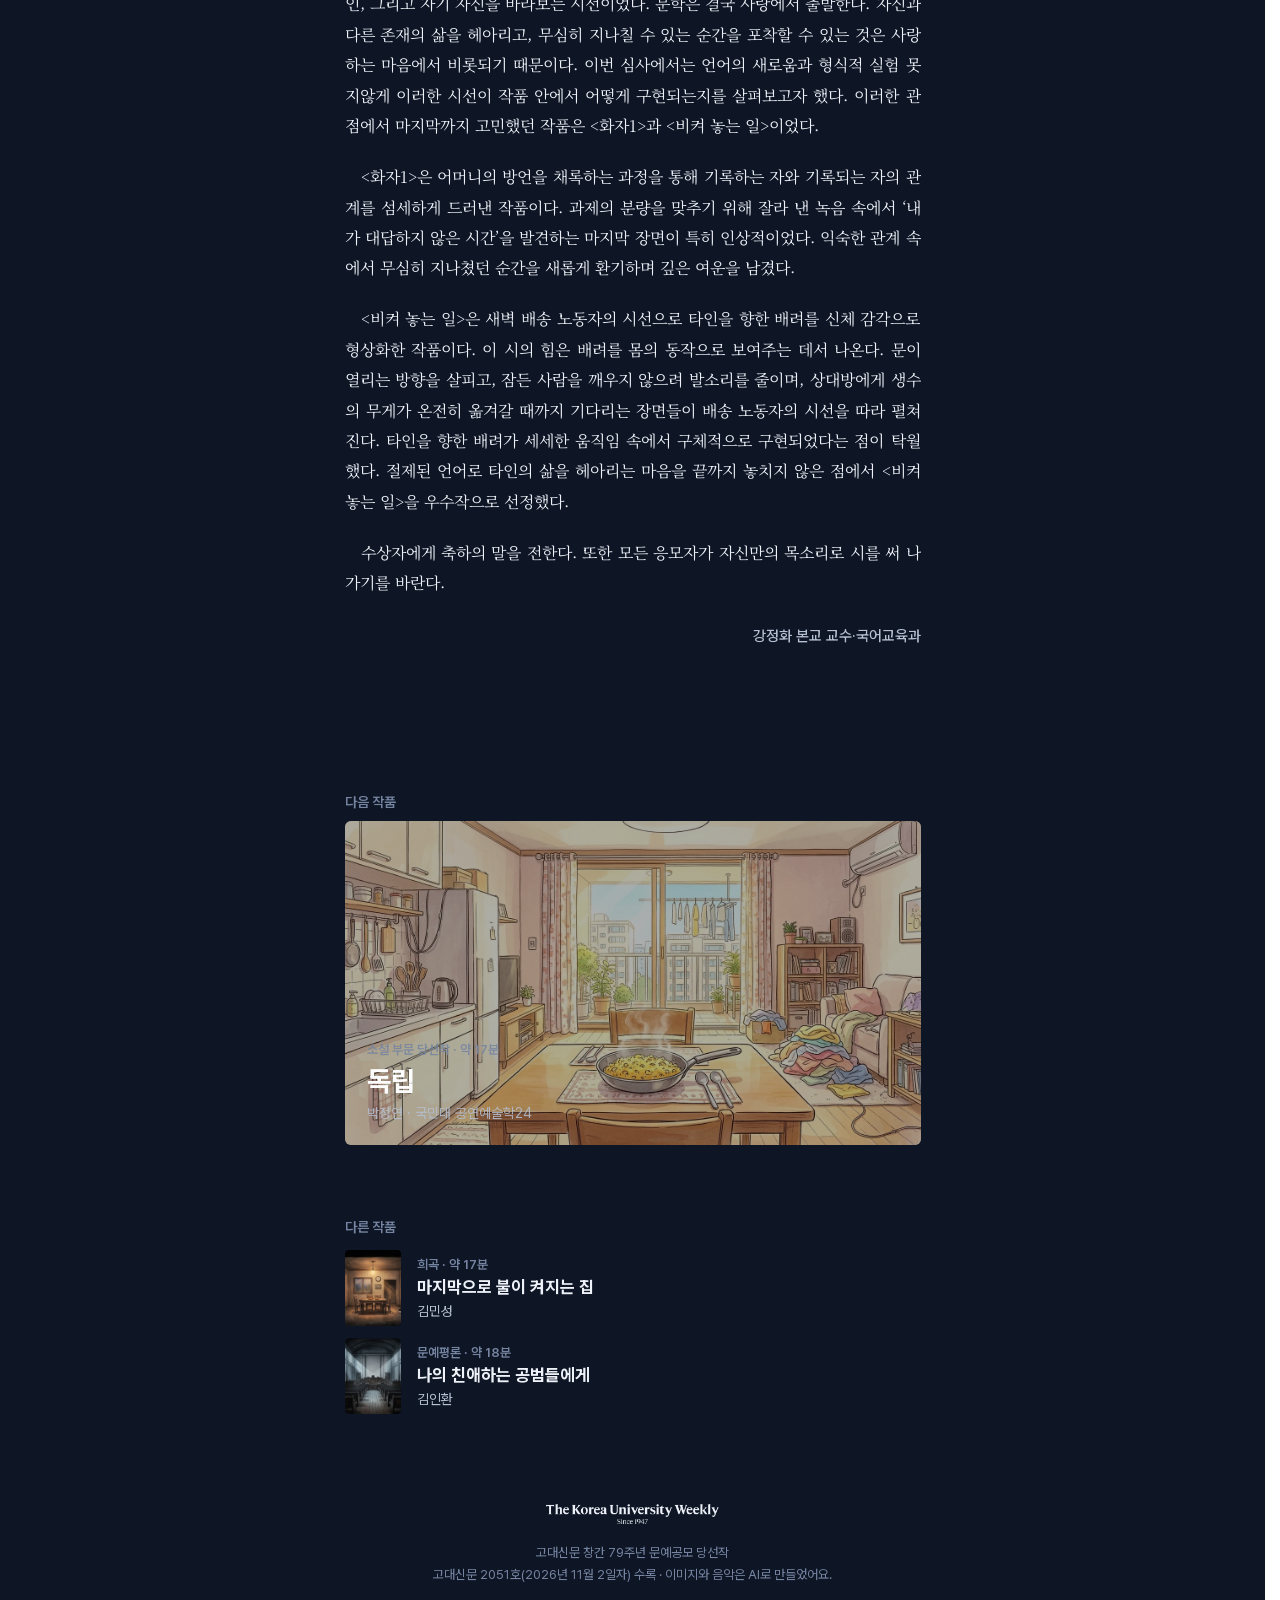
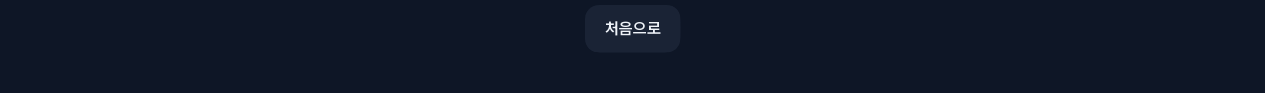
<file: poem.html>
<!doctype html>
<html lang="ko">
  <head>
    <meta charset="UTF-8" />
    <meta name="viewport" content="width=device-width, initial-scale=1.0, viewport-fit=cover" />
    <title>비켜 놓는 일 · 고대신문 창간 79주년 문예공모</title>
    <meta name="description" content="고대신문 창간 79주년 문예공모 시 부문 당선작 〈비켜 놓는 일〉" />
    <meta property="og:title" content="비켜 놓는 일 · 고대신문 창간 79주년 문예공모" />
    <meta property="og:description" content="고대신문 창간 79주년 문예공모 시 부문 당선작" />
    <meta property="og:image" content="https://kunews.github.io/MYGM-interactive/media/img/og-poem.jpg" />
    <meta property="og:image:width" content="1200" />
    <meta property="og:image:height" content="630" />
    <meta property="og:url" content="https://kunews.github.io/MYGM-interactive/poem.html" />
    <meta property="og:type" content="article" />
    <meta property="og:site_name" content="고대신문" />
    <meta name="twitter:card" content="summary_large_image" />
    <link rel="icon" type="image/png" href="brand/favicon.png" />
    <link rel="apple-touch-icon" href="brand/apple-touch-icon.png" />
    <link rel="preconnect" href="https://fonts.googleapis.com" />
    <link rel="preconnect" href="https://fonts.gstatic.com" crossorigin />
    <link href="https://fonts.googleapis.com/css2?family=Noto+Serif+KR:wght@400;600;700&display=block" rel="stylesheet" />
    <script>try{if(sessionStorage.getItem('mungye:wipe'))document.documentElement.classList.add('wipe-in')}catch(e){}</script>
    <style>.wipe-in body::after{content:'';position:fixed;inset:0;z-index:200;background:#0e1626}</style>
    <script type="module" crossorigin src="./assets/progress-htGak1qm.js"></script>
    <script type="module" crossorigin src="./assets/work-B0_lLDY8.js"></script>
    <link rel="stylesheet" crossorigin href="./assets/progress-C-xfX1Lc.css">
    <link rel="stylesheet" crossorigin href="./assets/work-haWhw1AH.css">
  </head>
  <body data-work="poem">
    <div id="app"></div>
  </body>
</html>
</file>
<file: assets/progress-C-xfX1Lc.css>
@font-face{font-family:Pretendard Variable;font-style:normal;font-display:swap;font-weight:45 920;src:url(./PretendardVariable.subset.0-BHUkWNFR.woff2) format("woff2-variations");unicode-range:U+f9ca-fa0b,U+ff03-ff05,U+ff07,U+ff0a-ff0b,U+ff0d-ff19,U+ff1b,U+ff1d,U+ff20-ff5b,U+ff5d,U+ffe0-ffe3,U+ffe5-ffe6}@font-face{font-family:Pretendard Variable;font-style:normal;font-display:swap;font-weight:45 920;src:url(./PretendardVariable.subset.1-C-__qv6_.woff2) format("woff2-variations");unicode-range:U+d723-d728,U+d72a-d733,U+d735-d748,U+d74a-d74f,U+d752-d753,U+d755-d757,U+d75a-d75f,U+d762-d764,U+d766-d768,U+d76a-d76b,U+d76d-d76f,U+d771-d787,U+d789-d78b,U+d78d-d78f,U+d791-d797,U+d79a,U+d79c,U+d79e-d7a3,U+f900-f909,U+f90b-f92e}@font-face{font-family:Pretendard Variable;font-style:normal;font-display:swap;font-weight:45 920;src:url(./PretendardVariable.subset.2-dCZkyKLw.woff2) format("woff2-variations");unicode-range:U+d679-d68b,U+d68e-d69e,U+d6a0,U+d6a2-d6a7,U+d6a9-d6c3,U+d6c6-d6c7,U+d6c9-d6cb,U+d6cd-d6d3,U+d6d5-d6d6,U+d6d8-d6e3,U+d6e5-d6e7,U+d6e9-d6fb,U+d6fd-d717,U+d719-d71f,U+d721-d722}@font-face{font-family:Pretendard Variable;font-style:normal;font-display:swap;font-weight:45 920;src:url(./PretendardVariable.subset.3-Dqw33sf4.woff2) format("woff2-variations");unicode-range:U+d5bc-d5c7,U+d5ca-d5cb,U+d5cd-d5cf,U+d5d1-d5d7,U+d5d9-d5da,U+d5dc,U+d5de-d5e3,U+d5e6-d5e7,U+d5e9-d5eb,U+d5ed-d5f6,U+d5f8,U+d5fa-d5ff,U+d602-d603,U+d605-d607,U+d609-d60f,U+d612-d613,U+d616-d61b,U+d61d-d637,U+d63a-d63b,U+d63d-d63f,U+d641-d647,U+d64a-d64c,U+d64e-d653,U+d656-d657,U+d659-d65b,U+d65d-d666,U+d668,U+d66a-d678}@font-face{font-family:Pretendard Variable;font-style:normal;font-display:swap;font-weight:45 920;src:url(./PretendardVariable.subset.4-Bvh2YGoc.woff2) format("woff2-variations");unicode-range:U+d507,U+d509-d50b,U+d50d-d513,U+d515-d53b,U+d53e-d53f,U+d541-d543,U+d545-d54c,U+d54e,U+d550,U+d552-d557,U+d55a-d55b,U+d55d-d55f,U+d561-d564,U+d566-d567,U+d56a,U+d56c,U+d56e-d573,U+d576-d577,U+d579-d583,U+d585-d586,U+d58a-d5a4,U+d5a6-d5bb}@font-face{font-family:Pretendard Variable;font-style:normal;font-display:swap;font-weight:45 920;src:url(./PretendardVariable.subset.5-K_MNGNCe.woff2) format("woff2-variations");unicode-range:U+d464-d477,U+d47a-d47b,U+d47d-d47f,U+d481-d487,U+d489-d48a,U+d48c,U+d48e-d4e7,U+d4e9-d503,U+d505-d506}@font-face{font-family:Pretendard Variable;font-style:normal;font-display:swap;font-weight:45 920;src:url(./PretendardVariable.subset.6-Bxhohlcm.woff2) format("woff2-variations");unicode-range:U+d3bf-d3c7,U+d3ca-d3cf,U+d3d1-d3eb,U+d3ee-d3ef,U+d3f1-d3f3,U+d3f5-d3fb,U+d3fd-d400,U+d402-d45b,U+d45d-d463}@font-face{font-family:Pretendard Variable;font-style:normal;font-display:swap;font-weight:45 920;src:url(./PretendardVariable.subset.7-E2HaA55t.woff2) format("woff2-variations");unicode-range:U+d2ff,U+d302-d304,U+d306-d30b,U+d30f,U+d311-d313,U+d315-d31b,U+d31e,U+d322-d324,U+d326-d327,U+d32a-d32b,U+d32d-d32f,U+d331-d337,U+d339-d33c,U+d33e-d37b,U+d37e-d37f,U+d381-d383,U+d385-d38b,U+d38e-d390,U+d392-d397,U+d39a-d39b,U+d39d-d39f,U+d3a1-d3a7,U+d3a9-d3aa,U+d3ac,U+d3ae-d3b3,U+d3b5-d3b7,U+d3b9-d3bb,U+d3bd-d3be}@font-face{font-family:Pretendard Variable;font-style:normal;font-display:swap;font-weight:45 920;src:url(./PretendardVariable.subset.8-CRbJhhyA.woff2) format("woff2-variations");unicode-range:U+d257-d27f,U+d281-d29b,U+d29d-d29f,U+d2a1-d2ab,U+d2ad-d2b7,U+d2ba-d2bb,U+d2bd-d2bf,U+d2c1-d2c7,U+d2c9-d2ef,U+d2f2-d2f3,U+d2f5-d2f7,U+d2f9-d2fe}@font-face{font-family:Pretendard Variable;font-style:normal;font-display:swap;font-weight:45 920;src:url(./PretendardVariable.subset.9-Btb3bmS6.woff2) format("woff2-variations");unicode-range:U+d1b4,U+d1b6-d1f3,U+d1f5-d22b,U+d22e-d22f,U+d231-d233,U+d235-d23b,U+d23d-d240,U+d242-d256}@font-face{font-family:Pretendard Variable;font-style:normal;font-display:swap;font-weight:45 920;src:url(./PretendardVariable.subset.10-DzSWztS8.woff2) format("woff2-variations");unicode-range:U+d105-d12f,U+d132-d133,U+d135-d137,U+d139-d13f,U+d141-d142,U+d144,U+d146-d14b,U+d14e-d14f,U+d151-d153,U+d155-d15b,U+d15e-d187,U+d189-d19f,U+d1a2-d1a3,U+d1a5-d1a7,U+d1a9-d1af,U+d1b2-d1b3}@font-face{font-family:Pretendard Variable;font-style:normal;font-display:swap;font-weight:45 920;src:url(./PretendardVariable.subset.11-CqVmlKJn.woff2) format("woff2-variations");unicode-range:U+d04b-d04f,U+d051-d057,U+d059-d06b,U+d06d-d06f,U+d071-d073,U+d075-d07b,U+d07e-d0a3,U+d0a6-d0a7,U+d0a9-d0ab,U+d0ad-d0b3,U+d0b6,U+d0b8,U+d0ba-d0bf,U+d0c2-d0c3,U+d0c5-d0c7,U+d0c9-d0cf,U+d0d2,U+d0d6-d0db,U+d0de-d0df,U+d0e1-d0e3,U+d0e5-d0eb,U+d0ee-d0f0,U+d0f2-d104}@font-face{font-family:Pretendard Variable;font-style:normal;font-display:swap;font-weight:45 920;src:url(./PretendardVariable.subset.12-BHuZSgT0.woff2) format("woff2-variations");unicode-range:U+cfa2-cfc3,U+cfc5-cfdf,U+cfe2-cfe3,U+cfe5-cfe7,U+cfe9-cff4,U+cff6-cffb,U+cffd-cfff,U+d001-d003,U+d005-d017,U+d019-d033,U+d036-d037,U+d039-d03b,U+d03d-d04a}@font-face{font-family:Pretendard Variable;font-style:normal;font-display:swap;font-weight:45 920;src:url(./PretendardVariable.subset.13-C42mj_j2.woff2) format("woff2-variations");unicode-range:U+cef0-cef3,U+cef6,U+cef9-ceff,U+cf01-cf03,U+cf05-cf07,U+cf09-cf0f,U+cf11-cf12,U+cf14-cf1b,U+cf1d-cf1f,U+cf21-cf2f,U+cf31-cf53,U+cf56-cf57,U+cf59-cf5b,U+cf5d-cf63,U+cf66,U+cf68,U+cf6a-cf6f,U+cf71-cf84,U+cf86-cf8b,U+cf8d-cfa1}@font-face{font-family:Pretendard Variable;font-style:normal;font-display:swap;font-weight:45 920;src:url(./PretendardVariable.subset.14-Bl512uUX.woff2) format("woff2-variations");unicode-range:U+ce3c-ce57,U+ce5a-ce5b,U+ce5d-ce5f,U+ce61-ce67,U+ce6a,U+ce6c,U+ce6e-ce73,U+ce76-ce77,U+ce79-ce7b,U+ce7d-ce83,U+ce85-ce88,U+ce8a-ce8f,U+ce91-ce93,U+ce95-ce97,U+ce99-ce9f,U+cea2,U+cea4-ceab,U+cead-cee3,U+cee6-cee7,U+cee9-ceeb,U+ceed-ceef}@font-face{font-family:Pretendard Variable;font-style:normal;font-display:swap;font-weight:45 920;src:url(./PretendardVariable.subset.15-D04iXIE3.woff2) format("woff2-variations");unicode-range:U+cd92-cd93,U+cd96-cd97,U+cd99-cd9b,U+cd9d-cda3,U+cda6-cda8,U+cdaa-cdaf,U+cdb1-cdc3,U+cdc5-cdcb,U+cdcd-cde7,U+cde9-ce03,U+ce05-ce1f,U+ce22-ce34,U+ce36-ce3b}@font-face{font-family:Pretendard Variable;font-style:normal;font-display:swap;font-weight:45 920;src:url(./PretendardVariable.subset.16-BQUnS2GX.woff2) format("woff2-variations");unicode-range:U+ccef-cd07,U+cd0a-cd0b,U+cd0d-cd1a,U+cd1c,U+cd1e-cd2b,U+cd2d-cd5b,U+cd5d-cd77,U+cd79-cd91}@font-face{font-family:Pretendard Variable;font-style:normal;font-display:swap;font-weight:45 920;src:url(./PretendardVariable.subset.17-BfZSA-Xc.woff2) format("woff2-variations");unicode-range:U+cc3f-cc43,U+cc46-cc47,U+cc49-cc4b,U+cc4d-cc53,U+cc55-cc58,U+cc5a-cc5f,U+cc61-cc97,U+cc9a-cc9b,U+cc9d-cc9f,U+cca1-cca7,U+ccaa,U+ccac,U+ccae-ccb3,U+ccb6-ccb7,U+ccb9-ccbb,U+ccbd-cccf,U+ccd1-cce3,U+cce5-ccee}@font-face{font-family:Pretendard Variable;font-style:normal;font-display:swap;font-weight:45 920;src:url(./PretendardVariable.subset.18-CwAxMC3C.woff2) format("woff2-variations");unicode-range:U+cb91-cbd3,U+cbd5-cbe3,U+cbe5-cc0b,U+cc0e-cc0f,U+cc11-cc13,U+cc15-cc1b,U+cc1d-cc20,U+cc23-cc27,U+cc2a-cc2b,U+cc2d,U+cc2f,U+cc31-cc37,U+cc3a,U+cc3c}@font-face{font-family:Pretendard Variable;font-style:normal;font-display:swap;font-weight:45 920;src:url(./PretendardVariable.subset.19-CJu4Zcdo.woff2) format("woff2-variations");unicode-range:U+caf4-cb47,U+cb4a-cb90}@font-face{font-family:Pretendard Variable;font-style:normal;font-display:swap;font-weight:45 920;src:url(./PretendardVariable.subset.20-Ig1-z3n5.woff2) format("woff2-variations");unicode-range:U+ca4a-ca4b,U+ca4e-ca4f,U+ca51-ca53,U+ca55-ca5b,U+ca5d-ca60,U+ca62-ca83,U+ca85-cabb,U+cabe-cabf,U+cac1-cac3,U+cac5-cacb,U+cacd-cad0,U+cad2,U+cad4-cad8,U+cada-caf3}@font-face{font-family:Pretendard Variable;font-style:normal;font-display:swap;font-weight:45 920;src:url(./PretendardVariable.subset.21-yKPEdLXC.woff2) format("woff2-variations");unicode-range:U+c996-c997,U+c99a-c99c,U+c99e-c9bf,U+c9c2-c9c3,U+c9c5-c9c7,U+c9c9-c9cf,U+c9d2,U+c9d4,U+c9d7-c9d8,U+c9db,U+c9de-c9df,U+c9e1-c9e3,U+c9e5-c9e6,U+c9e8-c9eb,U+c9ee-c9f0,U+c9f2-c9f7,U+c9f9-ca0b,U+ca0d-ca28,U+ca2a-ca49}@font-face{font-family:Pretendard Variable;font-style:normal;font-display:swap;font-weight:45 920;src:url(./PretendardVariable.subset.22-CSqxKoOs.woff2) format("woff2-variations");unicode-range:U+c8e9-c8f4,U+c8f6-c8fb,U+c8fe-c8ff,U+c901-c903,U+c905-c90b,U+c90e-c910,U+c912-c917,U+c919-c92b,U+c92d-c94f,U+c951-c953,U+c955-c96b,U+c96d-c973,U+c975-c987,U+c98a-c98b,U+c98d-c98f,U+c991-c995}@font-face{font-family:Pretendard Variable;font-style:normal;font-display:swap;font-weight:45 920;src:url(./PretendardVariable.subset.23-DK80wi0t.woff2) format("woff2-variations");unicode-range:U+c841-c84b,U+c84d-c86f,U+c872-c873,U+c875-c877,U+c879-c87f,U+c882-c884,U+c887-c88a,U+c88d-c8c3,U+c8c5-c8df,U+c8e1-c8e8}@font-face{font-family:Pretendard Variable;font-style:normal;font-display:swap;font-weight:45 920;src:url(./PretendardVariable.subset.24-CmkE8Q8D.woff2) format("woff2-variations");unicode-range:U+c779-c77b,U+c77e-c782,U+c786,U+c78b,U+c78d,U+c78f,U+c792-c793,U+c795,U+c797,U+c799-c79f,U+c7a2,U+c7a7-c7ab,U+c7ae-c7bb,U+c7bd-c7c0,U+c7c2-c7c7,U+c7c9-c7dc,U+c7de-c7ff,U+c802-c803,U+c805-c807,U+c809,U+c80b-c80f,U+c812,U+c814,U+c817-c81b,U+c81e-c81f,U+c821-c823,U+c825-c82e,U+c830-c837,U+c839-c83b,U+c83d-c840}@font-face{font-family:Pretendard Variable;font-style:normal;font-display:swap;font-weight:45 920;src:url(./PretendardVariable.subset.25-CsoWBIZB.woff2) format("woff2-variations");unicode-range:U+c6bb-c6bf,U+c6c2,U+c6c4,U+c6c6-c6cb,U+c6ce-c6cf,U+c6d1-c6d3,U+c6d5-c6db,U+c6dd-c6df,U+c6e1-c6e7,U+c6e9-c6eb,U+c6ed-c6ef,U+c6f1-c6f8,U+c6fa-c703,U+c705-c707,U+c709-c70b,U+c70d-c716,U+c718,U+c71a-c71f,U+c722-c723,U+c725-c727,U+c729-c734,U+c736-c73b,U+c73e-c73f,U+c741-c743,U+c745-c74b,U+c74e-c750,U+c752-c757,U+c759-c773,U+c776-c777}@font-face{font-family:Pretendard Variable;font-style:normal;font-display:swap;font-weight:45 920;src:url(./PretendardVariable.subset.26-Sozl8dw8.woff2) format("woff2-variations");unicode-range:U+c5f5-c5fb,U+c5fe,U+c602-c605,U+c607,U+c609-c60f,U+c611-c61a,U+c61c-c623,U+c626-c627,U+c629-c62b,U+c62d,U+c62f-c632,U+c636,U+c638,U+c63a-c63f,U+c642-c643,U+c645-c647,U+c649-c652,U+c656-c65b,U+c65d-c65f,U+c661-c663,U+c665-c677,U+c679-c67b,U+c67d-c693,U+c696-c697,U+c699-c69b,U+c69d-c6a3,U+c6a6,U+c6a8,U+c6aa-c6af,U+c6b2-c6b3,U+c6b5-c6b7,U+c6b9-c6ba}@font-face{font-family:Pretendard Variable;font-style:normal;font-display:swap;font-weight:45 920;src:url(./PretendardVariable.subset.27-CT6nuW9L.woff2) format("woff2-variations");unicode-range:U+c517-c527,U+c52a-c52b,U+c52d-c52f,U+c531-c538,U+c53a,U+c53c,U+c53e-c543,U+c546-c547,U+c54b,U+c54d-c552,U+c556,U+c55a-c55b,U+c55d,U+c55f,U+c562-c563,U+c565-c567,U+c569-c56f,U+c572,U+c574,U+c576-c57b,U+c57e-c57f,U+c581-c583,U+c585-c586,U+c588-c58b,U+c58e,U+c590,U+c592-c596,U+c599-c5b3,U+c5b6-c5b7,U+c5ba,U+c5be-c5c3,U+c5ca-c5cb,U+c5cd,U+c5cf,U+c5d2-c5d3,U+c5d5-c5d7,U+c5d9-c5df,U+c5e1-c5e2,U+c5e4,U+c5e6-c5eb,U+c5ef,U+c5f1-c5f3}@font-face{font-family:Pretendard Variable;font-style:normal;font-display:swap;font-weight:45 920;src:url(./PretendardVariable.subset.28-CpO0Y96p.woff2) format("woff2-variations");unicode-range:U+c475-c4ef,U+c4f2-c4f3,U+c4f5-c4f7,U+c4f9-c4ff,U+c502-c50b,U+c50d-c516}@font-face{font-family:Pretendard Variable;font-style:normal;font-display:swap;font-weight:45 920;src:url(./PretendardVariable.subset.29-D6hjrUWm.woff2) format("woff2-variations");unicode-range:U+c3d0-c3d7,U+c3da-c3db,U+c3dd-c3de,U+c3e1-c3ec,U+c3ee-c3f3,U+c3f5-c42b,U+c42d-c463,U+c466-c474}@font-face{font-family:Pretendard Variable;font-style:normal;font-display:swap;font-weight:45 920;src:url(./PretendardVariable.subset.30-CWDM1c0J.woff2) format("woff2-variations");unicode-range:U+c32b-c367,U+c36a-c36b,U+c36d-c36f,U+c371-c377,U+c37a-c37b,U+c37e-c383,U+c385-c387,U+c389-c3cf}@font-face{font-family:Pretendard Variable;font-style:normal;font-display:swap;font-weight:45 920;src:url(./PretendardVariable.subset.31-CdmyZ5mm.woff2) format("woff2-variations");unicode-range:U+c26a-c26b,U+c26d-c26f,U+c271-c273,U+c275-c27b,U+c27e-c287,U+c289-c28f,U+c291-c297,U+c299-c29a,U+c29c-c2a3,U+c2a5-c2a7,U+c2a9-c2ab,U+c2ad-c2b3,U+c2b6,U+c2b8,U+c2ba-c2bb,U+c2bd-c2db,U+c2de-c2df,U+c2e1-c2e2,U+c2e5-c2ea,U+c2ee,U+c2f0,U+c2f2-c2f5,U+c2f7,U+c2fa-c2fb,U+c2fd-c2ff,U+c301-c307,U+c309-c30c,U+c30e-c312,U+c315-c323,U+c325-c328,U+c32a}@font-face{font-family:Pretendard Variable;font-style:normal;font-display:swap;font-weight:45 920;src:url(./PretendardVariable.subset.32-CGnFWD2i.woff2) format("woff2-variations");unicode-range:U+c1bc-c1c3,U+c1c5-c1df,U+c1e1-c1fb,U+c1fd-c203,U+c205-c20c,U+c20e,U+c210-c217,U+c21a-c21b,U+c21d-c21e,U+c221-c227,U+c229-c22a,U+c22c,U+c22e,U+c230,U+c233-c24f,U+c251-c257,U+c259-c269}@font-face{font-family:Pretendard Variable;font-style:normal;font-display:swap;font-weight:45 920;src:url(./PretendardVariable.subset.33--0OT__YQ.woff2) format("woff2-variations");unicode-range:U+c101-c11b,U+c11f,U+c121-c123,U+c125-c12b,U+c12e,U+c132-c137,U+c13a-c13b,U+c13d-c13f,U+c141-c147,U+c14a,U+c14c-c153,U+c155-c157,U+c159-c15b,U+c15d-c166,U+c169-c16f,U+c171-c177,U+c179-c18b,U+c18e-c18f,U+c191-c193,U+c195-c19b,U+c19d-c19e,U+c1a0,U+c1a2-c1a4,U+c1a6-c1bb}@font-face{font-family:Pretendard Variable;font-style:normal;font-display:swap;font-weight:45 920;src:url(./PretendardVariable.subset.34-CaCS33Md.woff2) format("woff2-variations");unicode-range:U+c049-c057,U+c059-c05b,U+c05d-c05f,U+c061-c067,U+c069-c08f,U+c091-c0ab,U+c0ae-c0af,U+c0b1-c0b3,U+c0b5,U+c0b7-c0bb,U+c0be,U+c0c2-c0c7,U+c0ca-c0cb,U+c0cd-c0cf,U+c0d1-c0d7,U+c0d9-c0da,U+c0dc,U+c0de-c0e3,U+c0e5-c0eb,U+c0ed-c0f3,U+c0f6,U+c0f8,U+c0fa-c0ff}@font-face{font-family:Pretendard Variable;font-style:normal;font-display:swap;font-weight:45 920;src:url(./PretendardVariable.subset.35-DWFYRGLp.woff2) format("woff2-variations");unicode-range:U+bfa7-bfaf,U+bfb1-bfc4,U+bfc6-bfcb,U+bfce-bfcf,U+bfd1-bfd3,U+bfd5-bfdb,U+bfdd-c048}@font-face{font-family:Pretendard Variable;font-style:normal;font-display:swap;font-weight:45 920;src:url(./PretendardVariable.subset.36-Dn5IBRQB.woff2) format("woff2-variations");unicode-range:U+bf07,U+bf09-bf3f,U+bf41-bf4f,U+bf52-bf54,U+bf56-bfa6}@font-face{font-family:Pretendard Variable;font-style:normal;font-display:swap;font-weight:45 920;src:url(./PretendardVariable.subset.37-BD6FyOtY.woff2) format("woff2-variations");unicode-range:U+be56,U+be58,U+be5c-be5f,U+be62-be63,U+be65-be67,U+be69-be74,U+be76-be7b,U+be7e-be7f,U+be81-be8e,U+be90,U+be92-bea7,U+bea9-becf,U+bed2-bed3,U+bed5-bed6,U+bed9-bee3,U+bee6-bf06}@font-face{font-family:Pretendard Variable;font-style:normal;font-display:swap;font-weight:45 920;src:url(./PretendardVariable.subset.38-D4hu443z.woff2) format("woff2-variations");unicode-range:U+bdb0-bdd3,U+bdd5-bdef,U+bdf1-be0b,U+be0d-be0f,U+be11-be13,U+be15-be43,U+be46-be47,U+be49-be4b,U+be4d-be53}@font-face{font-family:Pretendard Variable;font-style:normal;font-display:swap;font-weight:45 920;src:url(./PretendardVariable.subset.39-B_7wfth9.woff2) format("woff2-variations");unicode-range:U+bd03,U+bd06,U+bd08,U+bd0a-bd0f,U+bd11-bd22,U+bd25-bd47,U+bd49-bd58,U+bd5a-bd7f,U+bd82-bd83,U+bd85-bd87,U+bd8a-bd8f,U+bd91-bd92,U+bd94,U+bd96-bd98,U+bd9a-bdaf}@font-face{font-family:Pretendard Variable;font-style:normal;font-display:swap;font-weight:45 920;src:url(./PretendardVariable.subset.40-BDaOfdUe.woff2) format("woff2-variations");unicode-range:U+bc4e-bc83,U+bc86-bc87,U+bc89-bc8b,U+bc8d-bc93,U+bc96,U+bc98,U+bc9b-bc9f,U+bca2-bca3,U+bca5-bca7,U+bca9-bcb2,U+bcb4-bcbb,U+bcbe-bcbf,U+bcc1-bcc3,U+bcc5-bccc,U+bcce-bcd0,U+bcd2-bcd4,U+bcd6-bcf3,U+bcf7,U+bcf9-bcfb,U+bcfd-bd02}@font-face{font-family:Pretendard Variable;font-style:normal;font-display:swap;font-weight:45 920;src:url(./PretendardVariable.subset.41-BUACvzZC.woff2) format("woff2-variations");unicode-range:U+bb90-bba3,U+bba5-bbab,U+bbad-bbbf,U+bbc1-bbf7,U+bbfa-bbfb,U+bbfd-bbfe,U+bc01-bc07,U+bc09-bc0a,U+bc0e,U+bc10,U+bc12-bc13,U+bc17,U+bc19-bc1a,U+bc1e,U+bc20-bc23,U+bc26,U+bc28,U+bc2a-bc2c,U+bc2e-bc2f,U+bc32-bc33,U+bc35-bc37,U+bc39-bc3f,U+bc41-bc42,U+bc44,U+bc46-bc48,U+bc4a-bc4d}@font-face{font-family:Pretendard Variable;font-style:normal;font-display:swap;font-weight:45 920;src:url(./PretendardVariable.subset.42-Dp-5mnyL.woff2) format("woff2-variations");unicode-range:U+bae6-bafb,U+bafd-bb17,U+bb19-bb33,U+bb37,U+bb39-bb3a,U+bb3d-bb43,U+bb45-bb46,U+bb48,U+bb4a-bb4f,U+bb51-bb53,U+bb55-bb57,U+bb59-bb62,U+bb64-bb8f}@font-face{font-family:Pretendard Variable;font-style:normal;font-display:swap;font-weight:45 920;src:url(./PretendardVariable.subset.43-DHdpry7N.woff2) format("woff2-variations");unicode-range:U+ba30-ba37,U+ba3a-ba3b,U+ba3d-ba3f,U+ba41-ba47,U+ba49-ba4a,U+ba4c,U+ba4e-ba53,U+ba56-ba57,U+ba59-ba5b,U+ba5d-ba63,U+ba65-ba66,U+ba68-ba6f,U+ba71-ba73,U+ba75-ba77,U+ba79-ba84,U+ba86,U+ba88-baa7,U+baaa,U+baad-baaf,U+bab1-bab7,U+baba,U+babc,U+babe-bae5}@font-face{font-family:Pretendard Variable;font-style:normal;font-display:swap;font-weight:45 920;src:url(./PretendardVariable.subset.44-qHopVhdd.woff2) format("woff2-variations");unicode-range:U+b96e-b973,U+b976-b977,U+b979-b97b,U+b97d-b983,U+b986,U+b988,U+b98a-b98d,U+b98f-b9ab,U+b9ae-b9af,U+b9b1-b9b3,U+b9b5-b9bb,U+b9be,U+b9c0,U+b9c2-b9c7,U+b9ca-b9cb,U+b9cd,U+b9d2-b9d7,U+b9da,U+b9dc,U+b9df-b9e0,U+b9e2,U+b9e6-b9e7,U+b9e9-b9f3,U+b9f6,U+b9f8,U+b9fb-ba2f}@font-face{font-family:Pretendard Variable;font-style:normal;font-display:swap;font-weight:45 920;src:url(./PretendardVariable.subset.45-BniyRFfm.woff2) format("woff2-variations");unicode-range:U+b8bf-b8cb,U+b8cd-b8e0,U+b8e2-b8e7,U+b8ea-b8eb,U+b8ed-b8ef,U+b8f1-b8f7,U+b8fa,U+b8fc,U+b8fe-b903,U+b905-b917,U+b919-b91f,U+b921-b93b,U+b93d-b957,U+b95a-b95b,U+b95d-b95f,U+b961-b967,U+b969-b96c}@font-face{font-family:Pretendard Variable;font-style:normal;font-display:swap;font-weight:45 920;src:url(./PretendardVariable.subset.46-BMRq7xC-.woff2) format("woff2-variations");unicode-range:U+b80d-b80f,U+b811-b817,U+b81a,U+b81c-b823,U+b826-b827,U+b829-b82b,U+b82d-b833,U+b836,U+b83a-b83f,U+b841-b85b,U+b85e-b85f,U+b861-b863,U+b865-b86b,U+b86e,U+b870,U+b872-b8af,U+b8b1-b8be}@font-face{font-family:Pretendard Variable;font-style:normal;font-display:swap;font-weight:45 920;src:url(./PretendardVariable.subset.47-B-cWO2pw.woff2) format("woff2-variations");unicode-range:U+b74d-b75f,U+b761-b763,U+b765-b774,U+b776-b77b,U+b77e-b77f,U+b781-b783,U+b785-b78b,U+b78e,U+b792-b796,U+b79a-b79b,U+b79d-b7a7,U+b7aa,U+b7ae-b7b3,U+b7b6-b7c8,U+b7ca-b7eb,U+b7ee-b7ef,U+b7f1-b7f3,U+b7f5-b7fb,U+b7fe,U+b802-b806,U+b80a-b80b}@font-face{font-family:Pretendard Variable;font-style:normal;font-display:swap;font-weight:45 920;src:url(./PretendardVariable.subset.48-Ct-fWrPO.woff2) format("woff2-variations");unicode-range:U+b6a7-b6aa,U+b6ac-b6b0,U+b6b2-b6ef,U+b6f1-b727,U+b72a-b72b,U+b72d-b72e,U+b731-b737,U+b739-b73a,U+b73c-b743,U+b745-b74c}@font-face{font-family:Pretendard Variable;font-style:normal;font-display:swap;font-weight:45 920;src:url(./PretendardVariable.subset.49-BblQVys9.woff2) format("woff2-variations");unicode-range:U+b605-b60f,U+b612-b617,U+b619-b624,U+b626-b69b,U+b69e-b6a3,U+b6a5-b6a6}@font-face{font-family:Pretendard Variable;font-style:normal;font-display:swap;font-weight:45 920;src:url(./PretendardVariable.subset.50-C8IyFH7L.woff2) format("woff2-variations");unicode-range:U+b55f,U+b562-b583,U+b585-b59f,U+b5a2-b5a3,U+b5a5-b5a7,U+b5a9-b5b2,U+b5b5-b5ba,U+b5bd-b604}@font-face{font-family:Pretendard Variable;font-style:normal;font-display:swap;font-weight:45 920;src:url(./PretendardVariable.subset.51-Bxd0gTAs.woff2) format("woff2-variations");unicode-range:U+b4a5-b4b6,U+b4b8-b4bf,U+b4c1-b4c7,U+b4c9-b4db,U+b4de-b4df,U+b4e1-b4e2,U+b4e5-b4eb,U+b4ee,U+b4f0,U+b4f2-b513,U+b516-b517,U+b519-b51a,U+b51d-b523,U+b526,U+b528,U+b52b-b52f,U+b532-b533,U+b535-b537,U+b539-b53f,U+b541-b544,U+b546-b54b,U+b54d-b54f,U+b551-b55b,U+b55d-b55e}@font-face{font-family:Pretendard Variable;font-style:normal;font-display:swap;font-weight:45 920;src:url(./PretendardVariable.subset.52-CNgqKOOJ.woff2) format("woff2-variations");unicode-range:U+b3f8-b3fb,U+b3fd-b40f,U+b411-b417,U+b419-b41b,U+b41d-b41f,U+b421-b427,U+b42a-b42b,U+b42d-b44f,U+b452-b453,U+b455-b457,U+b459-b45f,U+b462-b464,U+b466-b46b,U+b46d-b47f,U+b481-b4a3}@font-face{font-family:Pretendard Variable;font-style:normal;font-display:swap;font-weight:45 920;src:url(./PretendardVariable.subset.53-BSRnyb-u.woff2) format("woff2-variations");unicode-range:U+b342-b353,U+b356-b357,U+b359-b35b,U+b35d-b35e,U+b360-b363,U+b366,U+b368,U+b36a-b36d,U+b36f,U+b372-b373,U+b375-b377,U+b379-b37f,U+b381-b382,U+b384,U+b386-b38b,U+b38d-b3c3,U+b3c6-b3c7,U+b3c9-b3ca,U+b3cd-b3d3,U+b3d6,U+b3d8,U+b3da-b3f7}@font-face{font-family:Pretendard Variable;font-style:normal;font-display:swap;font-weight:45 920;src:url(./PretendardVariable.subset.54-Dt2-cQkx.woff2) format("woff2-variations");unicode-range:U+b27c-b283,U+b285-b28f,U+b292-b293,U+b295-b297,U+b29a-b29f,U+b2a1-b2a4,U+b2a7-b2a9,U+b2ab,U+b2ad-b2c7,U+b2ca-b2cb,U+b2cd-b2cf,U+b2d1-b2d7,U+b2da,U+b2dc,U+b2de-b2e3,U+b2e7,U+b2e9-b2ea,U+b2ef-b2f3,U+b2f6,U+b2f8,U+b2fa-b2fb,U+b2fd-b2fe,U+b302-b303,U+b305-b307,U+b309-b30f,U+b312,U+b316-b31b,U+b31d-b341}@font-face{font-family:Pretendard Variable;font-style:normal;font-display:swap;font-weight:45 920;src:url(./PretendardVariable.subset.55-jFgflYjX.woff2) format("woff2-variations");unicode-range:U+b1d6-b1e7,U+b1e9-b1fc,U+b1fe-b203,U+b206-b207,U+b209-b20b,U+b20d-b213,U+b216-b21f,U+b221-b257,U+b259-b273,U+b275-b27b}@font-face{font-family:Pretendard Variable;font-style:normal;font-display:swap;font-weight:45 920;src:url(./PretendardVariable.subset.56-BwZdvJZQ.woff2) format("woff2-variations");unicode-range:U+b120-b122,U+b126-b127,U+b129-b12b,U+b12d-b133,U+b136,U+b138,U+b13a-b13f,U+b142-b143,U+b145-b14f,U+b151-b153,U+b156-b157,U+b159-b177,U+b17a-b17b,U+b17d-b17f,U+b181-b187,U+b189-b18c,U+b18e-b191,U+b195-b1a7,U+b1a9-b1cb,U+b1cd-b1d5}@font-face{font-family:Pretendard Variable;font-style:normal;font-display:swap;font-weight:45 920;src:url(./PretendardVariable.subset.57-BwFDg-Fs.woff2) format("woff2-variations");unicode-range:U+b05f-b07b,U+b07e-b07f,U+b081-b083,U+b085-b08b,U+b08d-b097,U+b09b,U+b09d-b09f,U+b0a2-b0a7,U+b0aa,U+b0b0,U+b0b2,U+b0b6-b0b7,U+b0b9-b0bb,U+b0bd-b0c3,U+b0c6-b0c7,U+b0ca-b0cf,U+b0d1-b0df,U+b0e1-b0e4,U+b0e6-b107,U+b10a-b10b,U+b10d-b10f,U+b111-b112,U+b114-b117,U+b119-b11a,U+b11c-b11f}@font-face{font-family:Pretendard Variable;font-style:normal;font-display:swap;font-weight:45 920;src:url(./PretendardVariable.subset.58-DlucQts_.woff2) format("woff2-variations");unicode-range:U+afac-afb7,U+afba-afbb,U+afbd-afbf,U+afc1-afc6,U+afca-afcc,U+afce-afd3,U+afd5-afe7,U+afe9-afef,U+aff1-b00b,U+b00d-b00f,U+b011-b013,U+b015-b01b,U+b01d-b027,U+b029-b043,U+b045-b047,U+b049,U+b04b,U+b04d-b052,U+b055-b056,U+b058-b05c,U+b05e}@font-face{font-family:Pretendard Variable;font-style:normal;font-display:swap;font-weight:45 920;src:url(./PretendardVariable.subset.59-CMkWjhdo.woff2) format("woff2-variations");unicode-range:U+af03-af07,U+af09-af2b,U+af2e-af33,U+af35-af3b,U+af3e-af40,U+af44-af47,U+af4a-af5c,U+af5e-af63,U+af65-af7f,U+af81-afab}@font-face{font-family:Pretendard Variable;font-style:normal;font-display:swap;font-weight:45 920;src:url(./PretendardVariable.subset.60-CeHezjjf.woff2) format("woff2-variations");unicode-range:U+ae56-ae5b,U+ae5e-ae60,U+ae62-ae64,U+ae66-ae67,U+ae69-ae6b,U+ae6d-ae83,U+ae85-aebb,U+aebf,U+aec1-aec3,U+aec5-aecb,U+aece,U+aed0,U+aed2-aed7,U+aed9-aef3,U+aef5-af02}@font-face{font-family:Pretendard Variable;font-style:normal;font-display:swap;font-weight:45 920;src:url(./PretendardVariable.subset.61-PUuTnod4.woff2) format("woff2-variations");unicode-range:U+ad9c-ada3,U+ada5-adbf,U+adc1-adc3,U+adc5-adc7,U+adc9-add2,U+add4-addb,U+addd-addf,U+ade1-ade3,U+ade5-adf7,U+adfa-adfb,U+adfd-adff,U+ae02-ae07,U+ae0a,U+ae0c,U+ae0e-ae13,U+ae15-ae2f,U+ae31-ae33,U+ae35-ae37,U+ae39-ae3f,U+ae42,U+ae44,U+ae46-ae49,U+ae4b,U+ae4f,U+ae51-ae53,U+ae55}@font-face{font-family:Pretendard Variable;font-style:normal;font-display:swap;font-weight:45 920;src:url(./PretendardVariable.subset.62-DGSAWCfb.woff2) format("woff2-variations");unicode-range:U+ace2-ace3,U+ace5-ace6,U+ace9-acef,U+acf2,U+acf4,U+acf7-acfb,U+acfe-acff,U+ad01-ad03,U+ad05-ad0b,U+ad0d-ad10,U+ad12-ad1b,U+ad1d-ad33,U+ad35-ad48,U+ad4a-ad4f,U+ad51-ad6b,U+ad6e-ad6f,U+ad71-ad72,U+ad77-ad7c,U+ad7e,U+ad80,U+ad82-ad87,U+ad89-ad8b,U+ad8d-ad8f,U+ad91-ad9b}@font-face{font-family:Pretendard Variable;font-style:normal;font-display:swap;font-weight:45 920;src:url(./PretendardVariable.subset.63-B35xsm4O.woff2) format("woff2-variations");unicode-range:U+ac25-ac2c,U+ac2e,U+ac30,U+ac32-ac37,U+ac39-ac3f,U+ac41-ac4c,U+ac4e-ac6f,U+ac72-ac73,U+ac75-ac76,U+ac79-ac7f,U+ac82,U+ac84-ac88,U+ac8a-ac8b,U+ac8d-ac8f,U+ac91-ac93,U+ac95-ac9b,U+ac9d-ac9e,U+aca1-aca7,U+acab,U+acad-acaf,U+acb1-acb7,U+acba-acbb,U+acbe-acc0,U+acc2-acc3,U+acc5-acdf}@font-face{font-family:Pretendard Variable;font-style:normal;font-display:swap;font-weight:45 920;src:url(./PretendardVariable.subset.64-CTbrgYF9.woff2) format("woff2-variations");unicode-range:U+99df,U+99ed,U+99f1,U+99ff,U+9a01,U+9a08,U+9a0e-9a0f,U+9a19,U+9a2b,U+9a30,U+9a36-9a37,U+9a40,U+9a43,U+9a45,U+9a4d,U+9a55,U+9a57,U+9a5a-9a5b,U+9a5f,U+9a62,U+9a65,U+9a69-9a6a,U+9aa8,U+9ab8,U+9ad3,U+9ae5,U+9aee,U+9b1a,U+9b27,U+9b2a,U+9b31,U+9b3c,U+9b41-9b45,U+9b4f,U+9b54,U+9b5a,U+9b6f,U+9b8e,U+9b91,U+9b9f,U+9bab,U+9bae,U+9bc9,U+9bd6,U+9be4,U+9be8,U+9c0d,U+9c10,U+9c12,U+9c15,U+9c25,U+9c32,U+9c3b,U+9c47,U+9c49,U+9c57,U+9ce5,U+9ce7,U+9ce9,U+9cf3-9cf4,U+9cf6,U+9d09,U+9d1b,U+9d26,U+9d28,U+9d3b,U+9d51,U+9d5d,U+9d60-9d61,U+9d6c,U+9d72,U+9da9,U+9daf,U+9db4,U+9dc4,U+9dd7,U+9df2,U+9df8-9dfa,U+9e1a,U+9e1e,U+9e75,U+9e79,U+9e7d,U+9e7f,U+9e92-9e93,U+9e97,U+9e9d,U+9e9f,U+9ea5,U+9eb4-9eb5,U+9ebb,U+9ebe,U+9ec3,U+9ecd-9ece,U+9ed4,U+9ed8,U+9edb-9edc,U+9ede,U+9ee8,U+9ef4,U+9f07-9f08,U+9f0e,U+9f13,U+9f20,U+9f3b,U+9f4a-9f4b,U+9f4e,U+9f52,U+9f5f,U+9f61,U+9f67,U+9f6a,U+9f6c,U+9f77,U+9f8d,U+9f90,U+9f95,U+9f9c,U+ac02-ac03,U+ac05-ac06,U+ac09-ac0f,U+ac17-ac18,U+ac1b,U+ac1e-ac1f,U+ac21-ac23}@font-face{font-family:Pretendard Variable;font-style:normal;font-display:swap;font-weight:45 920;src:url(./PretendardVariable.subset.65-B66rjuyf.woff2) format("woff2-variations");unicode-range:U+338c-339c,U+339f-33a0,U+33a2-33cb,U+33cf-33d0,U+33d3,U+33d6,U+33d8,U+33db-33dd,U+4e01,U+4e03,U+4e07-4e08,U+4e11,U+4e14-4e15,U+4e18-4e19,U+4e1e,U+4e32,U+4e38-4e39,U+4e42-4e43,U+4e45,U+4e4d-4e4f,U+4e56,U+4e58-4e59,U+4e5d-4e5e,U+4e6b,U+4e6d,U+4e73,U+4e76-4e77,U+4e7e,U+4e82,U+4e86,U+4e88,U+4e8e,U+4e90-4e92,U+4e94-4e95,U+4e98,U+4e9b,U+4e9e,U+4ea1-4ea2,U+4ea4-4ea6,U+4ea8,U+4eab,U+4ead-4eae,U+4eb6,U+4ec0-4ec1,U+4ec4,U+4ec7,U+4ecb,U+4ecd,U+4ed4-4ed5,U+4ed7-4ed9,U+4edd,U+4edf,U+4ee4,U+4ef0,U+4ef2,U+4ef6-4ef7,U+4efb,U+4f01,U+4f09,U+4f0b,U+4f0d-4f11,U+4f2f,U+4f34,U+4f36,U+4f38,U+4f3a,U+4f3c-4f3d}@font-face{font-family:Pretendard Variable;font-style:normal;font-display:swap;font-weight:45 920;src:url(./PretendardVariable.subset.66-C3HqaDeY.woff2) format("woff2-variations");unicode-range:U+3136,U+3138,U+313a-3140,U+3143-3144,U+3150,U+3152,U+3154-3156,U+3158-315b,U+315d-315f,U+3162,U+3164-318c,U+318e,U+3200-321b,U+3231,U+3239,U+3251-325a,U+3260-327b,U+327e-327f,U+328a-3290,U+3294,U+329e,U+32a5,U+3380-3384,U+3388-338b}@font-face{font-family:Pretendard Variable;font-style:normal;font-display:swap;font-weight:45 920;src:url(./PretendardVariable.subset.67-BmuXdlDy.woff2) format("woff2-variations");unicode-range:U+2f7d,U+2f7f-2f8b,U+2f8e-2f90,U+2f92-2f97,U+2f99-2fa0,U+2fa2-2fa3,U+2fa5-2fa9,U+2fac-2fb1,U+2fb3-2fbc,U+2fc1-2fca,U+2fcd-2fd4,U+3003,U+3012-3019,U+301c,U+301e-3020,U+3036,U+3041,U+3043,U+3045,U+3047,U+3049,U+304e,U+3050,U+3052,U+3056,U+305a,U+305c,U+305e,U+3062,U+3065,U+306c,U+3070-307d,U+3080,U+3085,U+3087,U+308e,U+3090-3091,U+30a1,U+30a5,U+30a9,U+30ae,U+30b1-30b2,U+30b4,U+30b6,U+30bc-30be,U+30c2,U+30c5,U+30cc,U+30d2,U+30d4,U+30d8-30dd,U+30e4,U+30e6,U+30e8,U+30ee,U+30f0-30f2,U+30f4-30f6,U+3133,U+3135}@font-face{font-family:Pretendard Variable;font-style:normal;font-display:swap;font-weight:45 920;src:url(./PretendardVariable.subset.68-DS9B48d0.woff2) format("woff2-variations");unicode-range:U+2541-254b,U+25a4-25a9,U+25b1,U+25b5,U+25b9,U+25bf,U+25c1,U+25c3,U+25c9-25ca,U+25cc,U+25ce,U+25d0-25d1,U+25e6,U+25ef,U+260f,U+261d,U+261f,U+262f,U+2660,U+2664,U+2667-2669,U+266d,U+266f,U+2716,U+271a,U+273d,U+2756,U+2776-277f,U+278a-2793,U+2963,U+2965,U+2ac5-2ac6,U+2acb-2acc,U+2f00,U+2f04,U+2f06,U+2f08,U+2f0a-2f0b,U+2f11-2f12,U+2f14,U+2f17-2f18,U+2f1c-2f1d,U+2f1f-2f20,U+2f23-2f26,U+2f28-2f29,U+2f2b,U+2f2d,U+2f2f-2f32,U+2f38,U+2f3c-2f40,U+2f42-2f4c,U+2f4f-2f52,U+2f54-2f58,U+2f5a-2f66,U+2f69-2f70,U+2f72-2f76,U+2f78,U+2f7a-2f7c}@font-face{font-family:Pretendard Variable;font-style:normal;font-display:swap;font-weight:45 920;src:url(./PretendardVariable.subset.69-YT16ymcp.woff2) format("woff2-variations");unicode-range:U+2479-2487,U+249c-24d1,U+24d3-24d7,U+24d9-24e9,U+24eb-24f4,U+2500-2501,U+2503,U+250c-2513,U+2515-2516,U+2518-2540}@font-face{font-family:Pretendard Variable;font-style:normal;font-display:swap;font-weight:45 920;src:url(./PretendardVariable.subset.70-BUXiAGMT.woff2) format("woff2-variations");unicode-range:U+215b-215e,U+2162-2169,U+2170-2179,U+2195-2199,U+21b0-21b4,U+21bc,U+21c0,U+21c4-21c5,U+21cd,U+21cf-21d4,U+21e0-21e3,U+21e6-21e9,U+2200,U+2202-2203,U+2206-2209,U+220b-220c,U+220f,U+2211,U+2213,U+221a,U+221d-2220,U+2222,U+2225-2227,U+2229-222c,U+222e,U+2234-2237,U+223d,U+2243,U+2245,U+2248,U+2250-2253,U+225a,U+2260-2262,U+2264-2267,U+226a-226b,U+226e-2273,U+2276-2277,U+2279-227b,U+2280-2287,U+228a-228b,U+2295-2297,U+22a3-22a5,U+22bb-22bc,U+22ce-22cf,U+22da-22db,U+22ee-22ef,U+2306,U+2312,U+2314,U+2467-2478}@font-face{font-family:Pretendard Variable;font-style:normal;font-display:swap;font-weight:45 920;src:url(./PretendardVariable.subset.71-DuPZj8us.woff2) format("woff2-variations");unicode-range:U+81-82,U+84,U+a2-a5,U+a7-a8,U+aa,U+ac,U+b1-b3,U+b6,U+b8-ba,U+bc-be,U+c0,U+c2,U+c6-cb,U+ce-d0,U+d4,U+d8-d9,U+db-dc,U+de-df,U+e6,U+eb,U+ee-f0,U+f4,U+f7-f9,U+fb,U+fe-ff,U+111,U+126-127,U+132-133,U+138,U+13f-142,U+149-14b,U+152-153,U+166-167,U+2bc,U+2c7,U+2d0,U+2d8-2d9,U+2db-2dd,U+391-394,U+396-3a1,U+3a3-3a9,U+3b2-3b6,U+3b8,U+3bc,U+3be-3c1,U+3c3-3c9,U+2010,U+2015-2016,U+2018-2019,U+201b,U+201f-2021,U+2025,U+2030,U+2033-2036,U+203c,U+203e,U+2042,U+2074,U+207a-207f,U+2081-2084,U+2109,U+2113,U+2116,U+2121,U+2126,U+212b,U+2153-2154}@font-face{font-family:Pretendard Variable;font-style:normal;font-display:swap;font-weight:45 920;src:url(./PretendardVariable.subset.72-pYYGrEQR.woff2) format("woff2-variations");unicode-range:U+e8,U+2da,U+2160,U+2194,U+3054,U+3058,U+306d,U+3086,U+308d,U+30ac,U+30bb,U+30c4,U+30cd-30ce,U+30e2,U+3132,U+3146,U+3149,U+339d,U+4e3b,U+4f0a,U+4fdd,U+4fe1,U+5409,U+540c,U+5834,U+592a-592b,U+5b9a,U+5dde,U+5e0c,U+5e73,U+5f0f,U+60f3,U+653f,U+661f,U+662f,U+667a,U+683c,U+6b4c,U+6c11,U+767c,U+76ee,U+76f4,U+77f3,U+79d1,U+7a7a,U+7b2c,U+7d22,U+8207,U+8a00,U+8a71,U+9280,U+9580,U+958b,U+96c6,U+9762,U+98df,U+9ed1,U+ac2d,U+adc8,U+add3,U+af48,U+b014,U+b134-b135,U+b158,U+b2aa,U+b35f,U+b6a4,U+b9cf,U+bb63,U+bd23,U+be91,U+c29b,U+c3f4,U+c42c,U+c55c,U+c573,U+c58f,U+c78c,U+c7dd,U+c8f5,U+cad1,U+cc48,U+cf10,U+cf20,U+d03c,U+d07d,U+d2a0,U+d30e,U+d38d,U+d3a8,U+d3c8,U+d5e5,U+d5f9,U+d6e4,U+f90a,U+ff02,U+ff1c}@font-face{font-family:Pretendard Variable;font-style:normal;font-display:swap;font-weight:45 920;src:url(./PretendardVariable.subset.73-DMrK970F.woff2) format("woff2-variations");unicode-range:U+3b1,U+2466,U+25a1,U+25a3,U+261c,U+3008-3009,U+305b,U+305d,U+3069,U+30a7,U+30ba,U+30cf,U+30ef,U+3151,U+3157,U+4e4b,U+4e5f,U+4e8c,U+4eca,U+4ed6,U+4f5b,U+50cf,U+5149,U+5165,U+5171,U+5229,U+529b,U+5316,U+539f,U+53f2,U+571f,U+5728,U+58eb,U+591c,U+5b78,U+5c11,U+5c55,U+5ddd,U+5e02,U+5fb7,U+60c5,U+610f,U+611f,U+6625,U+66f8,U+6797,U+679c,U+682a,U+6d2a,U+706b,U+7406,U+767b,U+76f8,U+77e5,U+7acb,U+898b,U+8a69,U+8def,U+8fd1,U+901a,U+90e8,U+91cd,U+975e,U+ae14,U+ae6c,U+aec0,U+afc7,U+afc9,U+b01c,U+b028,U+b308,U+b311,U+b314,U+b31c,U+b524,U+b560,U+b764,U+b920,U+b9e3,U+bd48,U+be7d,U+c0db,U+c231,U+c270,U+c2e3,U+c37d,U+c3ed,U+c530,U+c6a5,U+c6dc,U+c7a4,U+c954,U+c974,U+d000,U+d565,U+d667,U+d6c5,U+d79d,U+ff1e}@font-face{font-family:Pretendard Variable;font-style:normal;font-display:swap;font-weight:45 920;src:url(./PretendardVariable.subset.74-D4tQnymK.woff2) format("woff2-variations");unicode-range:U+131,U+2032,U+2465,U+2642,U+3048,U+3051,U+3083-3084,U+308f,U+30c0,U+30d1,U+30d3,U+30d6,U+30df,U+30e7,U+3153,U+4e16,U+4e8b,U+4ee5,U+5206,U+52a0,U+52d5,U+53e4,U+53ef,U+54c1,U+57ce,U+597d,U+5b8c,U+5ea6,U+5f8c,U+5f97,U+6210,U+6240,U+624b,U+6728,U+6bd4,U+7236,U+7269,U+7279,U+738b,U+7528,U+7530,U+767e,U+798f,U+8005,U+8a18,U+90fd,U+91cc,U+9577,U+9593,U+98a8,U+ac20,U+acf6,U+ad90,U+af5d,U+af80,U+afcd,U+aff0,U+b0a1,U+b0b5,U+b1fd,U+b2fc,U+b380,U+b51b,U+b584,U+b5b3,U+b8fd,U+b93c,U+b9f4,U+bb44,U+bc08,U+bc27,U+bc49,U+be55,U+be64,U+bfb0,U+bfc5,U+c178,U+c21f,U+c314,U+c4f1,U+c58d,U+c664,U+c698,U+c6a7,U+c6c1,U+c9ed,U+cac0,U+cacc,U+cad9,U+ccb5,U+cdcc,U+d0e4,U+d143,U+d320,U+d330,U+d54d,U+ff06,U+ff1f,U+ff5e}@font-face{font-family:Pretendard Variable;font-style:normal;font-display:swap;font-weight:45 920;src:url(./PretendardVariable.subset.75-CxKdrRNf.woff2) format("woff2-variations");unicode-range:U+b4,U+20a9,U+20ac,U+2190,U+24d8,U+2502,U+2514,U+2592,U+25c7-25c8,U+2663,U+3060,U+3064,U+3081,U+3088,U+30a3,U+30a6,U+30aa,U+30b5,U+30c7,U+30ca-30cb,U+30d0,U+30e3,U+30e5,U+339e,U+4e09,U+4eac,U+4f5c,U+5167-5168,U+516c,U+51fa,U+5408,U+540d,U+591a,U+5b57,U+6211,U+65b9,U+660e,U+6642,U+6700,U+6b63,U+6e2f,U+7063,U+7532,U+793e,U+81ea,U+8272,U+82b1,U+897f,U+8eca,U+91ce,U+ac38,U+ad76,U+ae84,U+aecc,U+b07d,U+b0b1,U+b215,U+b2a0,U+b310,U+b3d7,U+b52a,U+b618,U+b775,U+b797,U+bcd5,U+bd59,U+be80,U+bea8,U+bed1,U+bee4-bee5,U+c060,U+c2ef,U+c329,U+c3dc,U+c597,U+c5bd,U+c5e5,U+c69c,U+c9d6,U+ca29,U+ca5c,U+ca84,U+cc39,U+cc3b,U+ce89,U+cee5,U+cf65,U+cf85,U+d058,U+d145,U+d22d,U+d325,U+d37d,U+d3ad,U+d769,U+ff0c}@font-face{font-family:Pretendard Variable;font-style:normal;font-display:swap;font-weight:45 920;src:url(./PretendardVariable.subset.76-DhPm2b_q.woff2) format("woff2-variations");unicode-range:U+2161,U+2228,U+2299,U+2464,U+2517,U+2640,U+3042,U+304a,U+3053,U+3061,U+307f,U+3082,U+308c,U+3092,U+30a8,U+30ab,U+30ad,U+30b0,U+30b3,U+30b7,U+30c1,U+30c6,U+30c9,U+30d5,U+30d7,U+30de,U+30e0-30e1,U+30ec-30ed,U+4e0b,U+4e0d,U+4ee3,U+53f0,U+548c,U+5b89,U+5bb6,U+5c0f,U+611b,U+6771,U+6aa2,U+6bcd,U+6c34,U+6cd5,U+6d77,U+767d,U+795e,U+8ecd,U+9999,U+9ad8,U+ac07,U+ac1a,U+ac40,U+ad0c,U+ad88,U+ada4,U+ae01,U+ae65,U+aebd,U+aec4,U+afe8,U+b139,U+b205,U+b383,U+b38c,U+b42c,U+b461,U+b55c,U+b78f,U+b8fb,U+b9f7,U+bafc,U+bc99,U+bed8,U+bfcd,U+c0bf,U+c0f9,U+c167,U+c204,U+c20f,U+c22f,U+c258,U+c298,U+c2bc,U+c388,U+c501,U+c50c,U+c5b9,U+c5ce,U+c641,U+c648,U+c73d,U+ca50,U+ca61,U+cc4c,U+ceac,U+d0d4,U+d5f7,U+d6d7,U+ff1a}@font-face{font-family:Pretendard Variable;font-style:normal;font-display:swap;font-weight:45 920;src:url(./PretendardVariable.subset.77-DwaxqOC8.woff2) format("woff2-variations");unicode-range:U+2103,U+2463,U+25c6,U+25cb,U+266c,U+3001,U+300a,U+3046,U+304c-304d,U+304f,U+3055,U+3059,U+3063,U+3066-3068,U+306f,U+3089,U+30b8,U+30bf,U+314f,U+4e0a,U+570b,U+5730,U+5916,U+5929,U+5c71,U+5e74,U+5fc3,U+601d,U+6027,U+63d0,U+6709,U+6734,U+751f,U+7684,U+82f1,U+9053,U+91d1,U+97f3,U+ac2f,U+ac4d,U+adc4,U+ade4,U+ae41,U+ae4d-ae4e,U+aed1,U+afb9,U+b0e0,U+b299,U+b365,U+b46c,U+b480,U+b4c8,U+b7b4,U+b819,U+b918,U+baab,U+bab9,U+be8f,U+bed7,U+c0ec,U+c19f,U+c1a5,U+c3d9,U+c464,U+c53d,U+c553,U+c570,U+c5cc,U+c633,U+c6a4,U+c7a3,U+c7a6,U+c886,U+c9d9-c9da,U+c9ec,U+ca0c,U+cc21,U+cd1b,U+cd78,U+cdc4,U+cef8,U+cfe4,U+d0a5,U+d0b5,U+d0ec,U+d15d,U+d188,U+d23c,U+d2ac,U+d729,U+d79b,U+ff01,U+ff08-ff09,U+ff5c}@font-face{font-family:Pretendard Variable;font-style:normal;font-display:swap;font-weight:45 920;src:url(./PretendardVariable.subset.78-DhqRbBzT.woff2) format("woff2-variations");unicode-range:U+2039-203a,U+223c,U+25b3,U+25b7,U+25bd,U+25cf,U+266a,U+3002,U+300b,U+304b,U+3057,U+305f,U+306a-306b,U+307e,U+308a-308b,U+3093,U+30a2,U+30af,U+30b9,U+30c3,U+30c8,U+30e9-30eb,U+33a1,U+4e00,U+524d,U+5357,U+5b50,U+7121,U+884c,U+9751,U+ac94,U+aebe,U+aecd,U+af08,U+af41,U+af49,U+b010,U+b053,U+b109,U+b11b,U+b128,U+b154,U+b291,U+b2e6,U+b301,U+b385,U+b525,U+b5b4,U+b729,U+b72f,U+b738,U+b7ff,U+b837,U+b975,U+ba67,U+bb47,U+bc1f,U+bd90,U+bfd4,U+c27c,U+c324,U+c379,U+c3e0,U+c465,U+c53b,U+c58c,U+c610,U+c653,U+c6cd,U+c813,U+c82f,U+c999,U+c9e0,U+cac4,U+cad3,U+cbd4,U+cc10,U+cc22,U+ccb8,U+ccbc,U+cda5,U+ce84,U+cea3,U+cf67,U+cfe1,U+d241,U+d30d,U+d31c,U+d391,U+d401,U+d479,U+d5c9,U+d5db,U+d649,U+d6d4}@font-face{font-family:Pretendard Variable;font-style:normal;font-display:swap;font-weight:45 920;src:url(./PretendardVariable.subset.79-XpoyPP38.woff2) format("woff2-variations");unicode-range:U+b0,U+e9,U+2193,U+2462,U+260e,U+261e,U+300e-300f,U+3044,U+30a4,U+30fb-30fc,U+314d,U+5973,U+6545,U+6708,U+7537,U+ac89,U+ac9c,U+acc1,U+ad04,U+ad75,U+ad7d,U+ae45,U+ae61,U+af42,U+b0ab,U+b0af,U+b0b3,U+b12c,U+b194,U+b1a8,U+b220,U+b258,U+b284,U+b2ff,U+b315,U+b371,U+b3d4-b3d5,U+b460,U+b527,U+b534,U+b810,U+b818,U+b98e,U+ba55,U+bbac,U+bc0b,U+bc40,U+bca1,U+bccd,U+bd93,U+be54,U+be5a,U+bf08,U+bf50,U+bf55,U+bfdc,U+c0c0,U+c0d0,U+c0f4,U+c100,U+c11e,U+c170,U+c20d,U+c274,U+c290,U+c308,U+c369,U+c539,U+c587,U+c5ff,U+c6ec,U+c70c,U+c7ad,U+c7c8,U+c83c,U+c881,U+cb48,U+cc60,U+ce69,U+ce6b,U+ce75,U+cf04,U+cf08,U+cf55,U+cf70,U+cffc,U+d0b7,U+d1a8,U+d2c8,U+d384,U+d47c,U+d48b,U+d5dd,U+d5e8,U+d720,U+d759,U+f981}@font-face{font-family:Pretendard Variable;font-style:normal;font-display:swap;font-weight:45 920;src:url(./PretendardVariable.subset.80-DsV9Qp_h.woff2) format("woff2-variations");unicode-range:U+e0,U+e2,U+395,U+3b7,U+3ba,U+2460-2461,U+25a0,U+3010-3011,U+306e,U+30f3,U+314a,U+314c,U+5927,U+65b0,U+7e41,U+97d3,U+9ad4,U+ad49,U+ae0b,U+ae0d,U+ae43,U+ae5d,U+aecf,U+af3c,U+af64,U+afd4,U+b080,U+b084,U+b0c5,U+b10c,U+b1e8,U+b2ac,U+b36e,U+b451,U+b515,U+b540,U+b561,U+b6ab,U+b6b1,U+b72c,U+b730,U+b744,U+b800,U+b8ec,U+b8f0,U+b904,U+b968,U+b96d,U+b987,U+b9d9,U+bb36,U+bb49,U+bc2d,U+bc43,U+bcf6,U+bd89,U+be57,U+be61,U+bed4,U+c090,U+c130,U+c148,U+c19c,U+c2f9,U+c36c,U+c37c,U+c384,U+c3df,U+c575,U+c584,U+c660,U+c719,U+c816,U+ca4d,U+ca54,U+cabc,U+cb49,U+cc14,U+cff5,U+d004,U+d038,U+d0b4,U+d0d3,U+d0e0,U+d0ed,U+d131,U+d1b0,U+d31f,U+d33d,U+d3a0,U+d3ab,U+d514,U+d584,U+d6a1,U+d6cc,U+d749,U+d760,U+d799}@font-face{font-family:Pretendard Variable;font-style:normal;font-display:swap;font-weight:45 920;src:url(./PretendardVariable.subset.81-BZzF9Hb3.woff2) format("woff2-variations");unicode-range:U+24,U+60,U+3b9,U+3bb,U+3bd,U+2191,U+2606,U+300c-300d,U+3131,U+3134,U+3139,U+3141-3142,U+3148,U+3161,U+3163,U+321c,U+4eba,U+5317,U+ac31,U+ac77,U+ac9f,U+acb9,U+acf0-acf1,U+acfd,U+ad73,U+af3d,U+b00c,U+b04a,U+b057,U+b0c4,U+b188,U+b1cc,U+b214,U+b2db,U+b2ee,U+b304,U+b4ed,U+b518,U+b5bc,U+b625,U+b69c-b69d,U+b7ac,U+b801,U+b86c,U+b959,U+b95c,U+b985,U+ba48,U+bb58,U+bc0c,U+bc38,U+bc85,U+bc9a,U+bf40,U+c068,U+c0bd,U+c0cc,U+c12f,U+c149,U+c1e0,U+c22b,U+c22d,U+c250,U+c2fc,U+c300,U+c313,U+c370,U+c3d8,U+c557,U+c580,U+c5e3,U+c62e,U+c634,U+c6f0,U+c74d,U+c783,U+c78e,U+c796,U+c7bc,U+c92c,U+ca4c,U+cc1c,U+cc54,U+cc59,U+ce04,U+cf30,U+cfc4,U+d140,U+d321,U+d38c,U+d399,U+d54f,U+d587,U+d5d0,U+d6e8,U+d770}@font-face{font-family:Pretendard Variable;font-style:normal;font-display:swap;font-weight:45 920;src:url(./PretendardVariable.subset.82-BgAHe30u.woff2) format("woff2-variations");unicode-range:U+d7,U+ea,U+fc,U+2192,U+25bc,U+3000,U+3137,U+3145,U+315c,U+7f8e,U+ac13,U+ac71,U+ac90,U+acb8,U+ace7,U+ad7f,U+ae50,U+aef4,U+af34,U+afbc,U+b048,U+b09a,U+b0ad,U+b0bc,U+b113,U+b125,U+b141,U+b20c,U+b2d9,U+b2ed,U+b367,U+b369,U+b374,U+b3cb,U+b4ec,U+b611,U+b760,U+b81b,U+b834,U+b8b0,U+b8e1,U+b989,U+b9d1,U+b9e1,U+b9fa,U+ba4d,U+ba78,U+bb35,U+bb54,U+bbf9,U+bc11,U+bcb3,U+bd05,U+bd95,U+bdd4,U+be10,U+bed0,U+bf51,U+c0d8,U+c232,U+c2b7,U+c2eb,U+c378,U+c500,U+c52c,U+c549,U+c568,U+c598,U+c5c9,U+c61b,U+c639,U+c67c,U+c717,U+c78a,U+c80a,U+c90c-c90d,U+c950,U+c9e7,U+cbe4,U+cca9,U+cce4,U+cdb0,U+ce78,U+ce94,U+ce98,U+cf8c,U+d018,U+d034,U+d0f1,U+d1b1,U+d280,U+d2f8,U+d338,U+d380,U+d3b4,U+d610,U+d69f,U+d6fc,U+d758}@font-face{font-family:Pretendard Variable;font-style:normal;font-display:swap;font-weight:45 920;src:url(./PretendardVariable.subset.83-DF-zBLLe.woff2) format("woff2-variations");unicode-range:U+e7,U+2022,U+203b,U+25c0,U+2605,U+2661,U+3147,U+318d,U+672c,U+8a9e,U+acaa,U+acbc,U+ad1c,U+ae4a,U+ae5c,U+b044,U+b054,U+b0c8-b0c9,U+b2a6,U+b2d0,U+b35c,U+b364,U+b428,U+b454,U+b465,U+b4b7,U+b4e3,U+b51c,U+b5a1,U+b784,U+b790,U+b7ab,U+b7f4,U+b82c,U+b835,U+b8e9,U+b8f8,U+b9d8,U+b9f9,U+ba5c,U+ba64,U+babd,U+bb18,U+bb3b,U+bbff,U+bc0d,U+bc45,U+bc97,U+bcbc,U+be45,U+be75,U+be7c,U+bfcc,U+c0b6,U+c0f7,U+c14b,U+c2b4,U+c30d,U+c4f8,U+c5bb,U+c5d1,U+c5e0,U+c5ee,U+c5fd,U+c606,U+c6c5,U+c6e0,U+c708,U+c81d,U+c820,U+c824,U+c878,U+c918,U+c96c,U+c9e4,U+c9f1,U+cc2e,U+cd09,U+cea1,U+cef5,U+cef7,U+cf64,U+cf69,U+cfe8,U+d035,U+d0ac,U+d230,U+d234,U+d2f4,U+d31d,U+d575,U+d578,U+d608,U+d614,U+d718,U+d751,U+d761,U+d78c,U+d790}@font-face{font-family:Pretendard Variable;font-style:normal;font-display:swap;font-weight:45 920;src:url(./PretendardVariable.subset.84-Brb8EsYQ.woff2) format("woff2-variations");unicode-range:U+2665,U+3160,U+4e2d,U+6587,U+65e5,U+ac12,U+ac14,U+ac16,U+ac81,U+ad34,U+ade0,U+ae54,U+aebc,U+af2c,U+afc0,U+afc8,U+b04c,U+b08c,U+b099,U+b0a9,U+b0ac,U+b0ae,U+b0b8,U+b123,U+b179,U+b2e5,U+b2f7,U+b4c0,U+b531,U+b538,U+b545,U+b550,U+b5a8,U+b6f0,U+b728,U+b73b,U+b7ad,U+b7ed,U+b809,U+b864,U+b86d,U+b871,U+b9bf,U+b9f5,U+ba40,U+ba4b,U+ba58,U+ba87,U+baac,U+bbc0,U+bc16,U+bc34,U+bd07,U+bd99,U+be59,U+bfd0,U+c058,U+c0e4,U+c0f5,U+c12d,U+c139,U+c228,U+c529,U+c5c7,U+c635,U+c637,U+c735,U+c77d,U+c787,U+c789,U+c8c4,U+c989,U+c98c,U+c9d0,U+c9d3,U+cc0c,U+cc99,U+cd0c,U+cd2c,U+cd98,U+cda4,U+ce59,U+ce60,U+ce6d,U+cea0,U+d0d0-d0d1,U+d0d5,U+d14d,U+d1a4,U+d29c,U+d2f1,U+d301,U+d39c,U+d3bc,U+d4e8,U+d540,U+d5ec,U+d640,U+d750}@font-face{font-family:Pretendard Variable;font-style:normal;font-display:swap;font-weight:45 920;src:url(./PretendardVariable.subset.85-Byo_x2hf.woff2) format("woff2-variations");unicode-range:U+5e,U+25b2,U+25b6,U+314e,U+ac24,U+ace1,U+ace4,U+ae68,U+af2d,U+b0d0,U+b0e5,U+b150,U+b155,U+b193,U+b2c9,U+b2dd,U+b3c8,U+b3fc,U+b410,U+b458,U+b4dd,U+b5a0,U+b5a4,U+b5bb,U+b7b5,U+b838,U+b840,U+b86f,U+b8f9,U+b960,U+b9e5,U+bab8,U+bb50,U+bc1d,U+bc24-bc25,U+bca8,U+bcbd,U+bd04,U+bd10,U+bd24,U+be48,U+be5b,U+be68,U+c05c,U+c12c,U+c140,U+c15c,U+c168,U+c194,U+c219,U+c27d,U+c2a8,U+c2f1,U+c2f8,U+c368,U+c554-c555,U+c559,U+c564,U+c5d8,U+c5fc,U+c625,U+c65c,U+c6b1,U+c728,U+c794,U+c84c,U+c88c,U+c8e0,U+c8fd,U+c998,U+c9dd,U+cc0d,U+cc30,U+ceec,U+cf13,U+cf1c,U+cf5c,U+d050,U+d07c,U+d0a8,U+d134,U+d138,U+d154,U+d1f4,U+d2bc,U+d329,U+d32c,U+d3d0,U+d3f4,U+d3fc,U+d56b,U+d5cc,U+d600-d601,U+d639,U+d6c8,U+d754,U+d765}@font-face{font-family:Pretendard Variable;font-style:normal;font-display:swap;font-weight:45 920;src:url(./PretendardVariable.subset.86-XG7lTN_6.woff2) format("woff2-variations");unicode-range:U+3c-3d,U+2026,U+24d2,U+314b,U+ac11,U+acf3,U+ad74,U+ad81,U+adf9,U+ae34,U+af43,U+afb8,U+b05d,U+b07c,U+b110,U+b118,U+b17c,U+b180,U+b18d,U+b192,U+b2cc,U+b355,U+b378,U+b4a4,U+b4ef,U+b78d,U+b799,U+b7a9,U+b7fd,U+b807,U+b80c,U+b839,U+b9b4,U+b9db,U+ba3c,U+bab0,U+bba4,U+bc94,U+be4c,U+c154,U+c1c4,U+c26c,U+c2ac,U+c2ed,U+c4f4,U+c55e,U+c561,U+c571,U+c5b5,U+c5c4,U+c654-c655,U+c695,U+c6e8,U+c6f9,U+c724,U+c751,U+c775,U+c7a0,U+c7c1,U+c874,U+c880,U+c9d5,U+c9f8,U+cabd,U+cc29,U+cc2c,U+cca8,U+ccab,U+ccd0,U+ce21,U+ce35,U+ce7c,U+ce90,U+cee8,U+cef4,U+cfe0,U+d070,U+d0b9,U+d0c1,U+d0c4,U+d0c8,U+d15c,U+d1a1,U+d2c0,U+d300,U+d314,U+d3ed,U+d478,U+d480,U+d48d,U+d508,U+d53d,U+d5e4,U+d611,U+d61c,U+d68d,U+d6a8,U+d798}@font-face{font-family:Pretendard Variable;font-style:normal;font-display:swap;font-weight:45 920;src:url(./PretendardVariable.subset.87-Lzui2vbK.woff2) format("woff2-variations");unicode-range:U+23,U+25,U+5f,U+a9,U+ac08,U+ac78,U+aca8,U+acac,U+ace8,U+ad70,U+adc0,U+addc,U+b137,U+b140,U+b208,U+b290,U+b2f5,U+b3c5,U+b3cc,U+b420,U+b429,U+b529,U+b530,U+b77d,U+b79c,U+b7a8,U+b7c9,U+b7f0,U+b7fc,U+b828,U+b860,U+b9ad,U+b9c1,U+b9c9,U+b9dd-b9de,U+b9e8,U+ba38-ba39,U+babb,U+bc00,U+bc8c,U+bca0,U+bca4,U+bcd1,U+bcfc,U+bd09,U+bdf0,U+be60,U+c0ad,U+c0b4,U+c0bc,U+c190,U+c1fc,U+c220,U+c288,U+c2b9,U+c2f6,U+c528,U+c545,U+c558,U+c5bc,U+c5d4,U+c600,U+c644,U+c6c0,U+c6c3,U+c721,U+c798,U+c7a1,U+c811,U+c838,U+c871,U+c904,U+c990,U+c9dc,U+cc38,U+cc44,U+cca0,U+cd1d,U+cd95,U+cda9,U+ce5c,U+cf00,U+cf58,U+d150,U+d22c,U+d305,U+d328,U+d37c,U+d3f0,U+d551,U+d5a5,U+d5c8,U+d5d8,U+d63c,U+d64d,U+d669,U+d734,U+d76c}@font-face{font-family:Pretendard Variable;font-style:normal;font-display:swap;font-weight:45 920;src:url(./PretendardVariable.subset.88-CqX6JSgh.woff2) format("woff2-variations");unicode-range:U+26,U+2b,U+3e,U+40,U+7e,U+ac01,U+ac19,U+ac1d,U+aca0,U+aca9,U+acb0,U+ad8c,U+ae09,U+ae38,U+ae40,U+aed8,U+b09c,U+b0a0,U+b108,U+b204,U+b298,U+b2d8,U+b2eb-b2ec,U+b2f4,U+b313,U+b358,U+b450,U+b4e0,U+b54c,U+b610,U+b780,U+b78c,U+b791,U+b8e8,U+b958,U+b974,U+b984,U+b9b0,U+b9bc-b9bd,U+b9ce,U+ba70,U+bbfc,U+bc0f,U+bc15,U+bc1b,U+bc31,U+bc95,U+bcc0,U+bcc4,U+bd81,U+bd88,U+c0c8,U+c11d,U+c13c,U+c158,U+c18d,U+c1a1,U+c21c,U+c4f0,U+c54a,U+c560,U+c5b8,U+c5c8,U+c5f4,U+c628,U+c62c,U+c678,U+c6cc,U+c808,U+c810,U+c885,U+c88b,U+c900,U+c988,U+c99d,U+c9c8,U+cc3d-cc3e,U+cc45,U+cd08,U+ce20,U+cee4,U+d074,U+d0a4,U+d0dd,U+d2b9,U+d3b8,U+d3c9,U+d488,U+d544,U+d559,U+d56d,U+d588,U+d615,U+d648,U+d655,U+d658,U+d65c}@font-face{font-family:Pretendard Variable;font-style:normal;font-display:swap;font-weight:45 920;src:url(./PretendardVariable.subset.89-DOzqWPpX.woff2) format("woff2-variations");unicode-range:U+d,U+7c,U+ac10,U+ac15,U+ac74,U+ac80,U+ac83,U+acc4,U+ad11,U+ad50,U+ad6d,U+adfc,U+ae00,U+ae08,U+ae4c,U+b0a8,U+b124,U+b144,U+b178,U+b274,U+b2a5,U+b2e8,U+b2f9,U+b354,U+b370,U+b418,U+b41c,U+b4f1,U+b514,U+b798,U+b808,U+b824-b825,U+b8cc,U+b978,U+b9d0,U+b9e4,U+baa9,U+bb3c,U+bc18,U+bc1c,U+bc30,U+bc84,U+bcf5,U+bcf8,U+bd84,U+be0c,U+be14,U+c0b0,U+c0c9,U+c0dd,U+c124,U+c2dd,U+c2e4,U+c2ec,U+c54c,U+c57c-c57d,U+c591,U+c5c5-c5c6,U+c5ed,U+c608,U+c640,U+c6b8,U+c6d4,U+c784,U+c7ac,U+c800-c801,U+c9c1,U+c9d1,U+cc28,U+cc98,U+cc9c,U+ccad,U+cd5c,U+cd94,U+cd9c,U+cde8,U+ce68,U+cf54,U+d0dc,U+d14c,U+d1a0,U+d1b5,U+d2f0,U+d30c,U+d310,U+d398,U+d45c,U+d50c,U+d53c,U+d560,U+d568,U+d589,U+d604,U+d6c4,U+d788}@font-face{font-family:Pretendard Variable;font-style:normal;font-display:swap;font-weight:45 920;src:url(./PretendardVariable.subset.90-BF7RiZjm.woff2) format("woff2-variations");unicode-range:U+ac04,U+ac1c,U+ac70,U+ac8c,U+acbd,U+acf5,U+acfc,U+ad00,U+ad6c,U+adf8,U+b098,U+b0b4,U+b294,U+b2c8,U+b300,U+b3c4,U+b3d9,U+b4dc,U+b4e4,U+b77c,U+b7ec,U+b85d,U+b97c,U+b9c8,U+b9cc,U+ba54,U+ba74,U+ba85,U+baa8,U+bb34,U+bb38,U+bbf8,U+bc14,U+bc29,U+bc88,U+bcf4,U+bd80,U+be44,U+c0c1,U+c11c,U+c120,U+c131,U+c138,U+c18c,U+c218,U+c2b5,U+c2e0,U+c544,U+c548,U+c5b4,U+c5d0,U+c5ec,U+c5f0,U+c601,U+c624,U+c694,U+c6a9,U+c6b0,U+c6b4,U+c6d0,U+c704,U+c720,U+c73c,U+c740,U+c744,U+c74c,U+c758,U+c77c,U+c785,U+c788,U+c790-c791,U+c7a5,U+c804,U+c815,U+c81c,U+c870,U+c8fc,U+c911,U+c9c4,U+ccb4,U+ce58,U+ce74,U+d06c,U+d0c0,U+d130,U+d2b8,U+d3ec,U+d504,U+d55c,U+d569,U+d574,U+d638,U+d654,U+d68c}@font-face{font-family:Pretendard Variable;font-style:normal;font-display:swap;font-weight:45 920;src:url(./PretendardVariable.subset.91-Csm0YNoH.woff2) format("woff2-variations");unicode-range:U+20-22,U+27-2a,U+2c-39,U+3a-3b,U+3f,U+41-4e,U+4f-5d,U+61-7b,U+7d,U+a0-a1,U+ab,U+ad-ae,U+b7,U+bb,U+bf,U+2013-2014,U+201c-201d,U+2122,U+ac00,U+ace0,U+ae30,U+b2e4,U+b85c,U+b9ac,U+c0ac,U+c2a4,U+c2dc,U+c774,U+c778,U+c9c0,U+d558}::view-transition-old(root){animation:vt-out .45s cubic-bezier(.65,0,.35,1) both}::view-transition-new(root){animation:vt-in .6s cubic-bezier(.2,.7,.2,1) both}@keyframes vt-out{to{opacity:0;transform:translateY(-48px)}}@keyframes vt-in{0%{opacity:0;transform:translateY(48px)}}.curtain{position:fixed;inset:0;z-index:200;transform:translate3d(0,100%,0);visibility:hidden}:root{--serif: "Noto Serif KR", "AppleMyungjo", serif;--sans: "Pretendard Variable", Pretendard, -apple-system, BlinkMacSystemFont, "Apple SD Gothic Neo", sans-serif;--gutter: 20px;--measure: 36rem;--ease: cubic-bezier(.22, .61, .36, 1);--radius: 6px;--bg: #ffffff;--ink: #191f28;--ink-2: #4e5968;--ink-3: #8b95a1;--fill: #f2f4f6;--fill-2: #e5e8eb;--line: #e5e8eb;--accent: var(--ink);--ph: #e5e8eb}.theme-dark,[data-theme=dark]{--bg: #111215;--ink: #f2f4f6;--ink-2: #b0b8c1;--ink-3: #6b7684;--fill: #1f2126;--fill-2: #2b2e34;--line: #2b2e34;--ph: #23262c}*,*:before,*:after{box-sizing:border-box}html{-webkit-text-size-adjust:100%;background:var(--bg)}body{margin:0;background:var(--bg);color:var(--ink);font-family:var(--sans);-webkit-font-smoothing:antialiased;word-break:keep-all;overflow-wrap:break-word}a{color:inherit}button{font:inherit;color:inherit;-webkit-tap-highlight-color:transparent}:focus-visible{outline:2px solid var(--accent);outline-offset:3px}[data-sq]:focus-visible{outline:none;box-shadow:inset 0 0 0 2px currentColor}[hidden]{display:none!important}html.is-gated{overflow:hidden}.logo{display:inline-block;flex:none;background:currentColor;-webkit-mask:var(--src) center / contain no-repeat;mask:var(--src) center / contain no-repeat}.logo--emblem{--src: url(../brand/emblem.png);height:24px;aspect-ratio:360 / 317}.logo--wordmark{--src: url(../brand/wordmark.png);height:20px;aspect-ratio:1200 / 138}.logo--stacked{--src: url(../brand/wordmark-stacked.png);height:44px;aspect-ratio:900 / 340}.logo-lockup{display:inline-flex;align-items:center;gap:10px}.pill,.circle,.scene-nav__btn,.toc button,.sizes button,.switch{transition:transform .5s cubic-bezier(.34,1.8,.5,1),background-color .2s,opacity .2s}.pill:hover,.circle:hover,.scene-nav__btn:hover{transform:scale(1.04)}.pill:active,.circle:active,.scene-nav__btn:active,.toc button:active,.sizes button:active,.switch:active{transform:scale(.9);transition-duration:.12s;transition-timing-function:ease-out}.pill{display:inline-flex;align-items:center;justify-content:center;gap:8px;min-height:48px;padding:0 20px;border:0;--sq: 14px;border-radius:var(--sq);background:var(--fill);color:var(--ink);font:600 16px/1 var(--sans);text-decoration:none;cursor:pointer}.pill:hover{background:var(--fill-2)}.pill--primary,.pill--primary:hover{background:var(--ink);color:var(--bg)}.circle{display:inline-grid;place-items:center;flex:none;width:36px;height:36px;padding:0;border:0;border-radius:50%;background:var(--fill);color:var(--ink);cursor:pointer;text-decoration:none}.circle:hover{background:var(--fill-2)}.circle svg{display:block;width:20px;height:20px;shape-rendering:geometricPrecision;fill:none;stroke:currentColor;stroke-width:1.8;stroke-linecap:round;stroke-linejoin:round}.circle svg .f{fill:currentColor;stroke:none}.kicker{margin:0 0 8px;font:600 14px/1.5 var(--sans);color:var(--ink-3)}.toast{position:fixed;left:50%;bottom:calc(24px + env(safe-area-inset-bottom));z-index:60;max-width:calc(100vw - 32px);padding:12px 16px;border-radius:10px;background:#191f28;color:#fff;font:500 14.5px/1.4 var(--sans);translate:-50% 16px;opacity:0;pointer-events:none;transition:opacity .25s,translate .3s var(--ease)}.toast.is-on{opacity:1;translate:-50% 0}.media-label{display:none}[data-debug] .is-placeholder>.media-label{display:block;position:absolute;left:10px;bottom:10px;padding:3px 8px;border-radius:4px;background:#0009;color:#fff;font:500 12px/1.4 var(--sans)}@media(prefers-reduced-motion:reduce){*,*:before,*:after{animation:none!important;transition-duration:.01ms!important}::view-transition-group(*){animation:none!important}}
</file>
<file: assets/index-CHOjfeie.css>
.sr-only{position:absolute;width:1px;height:1px;overflow:hidden;clip-path:inset(50%);white-space:nowrap}[data-page=hub]{--bg: #0c0d10;overflow-x:hidden}#hub{position:relative;min-height:100svh;display:flex;flex-direction:column}#hub>:not(.hub-bg){position:relative;z-index:1}.hub-bg{position:fixed;inset:0;z-index:0;overflow:hidden;pointer-events:none}.hub-bg__panel{--feather: 22vw;position:absolute;inset:0 calc(var(--feather) * -1);-webkit-mask-image:linear-gradient(90deg,transparent 0,#000 calc(var(--feather) * 2),#000 calc(100% - var(--feather) * 2),transparent 100%);mask-image:linear-gradient(90deg,transparent 0,#000 calc(var(--feather) * 2),#000 calc(100% - var(--feather) * 2),transparent 100%);background-color:var(--bg);background-size:cover;background-position:center;will-change:transform}.hub-bg__panel:after{content:"";position:absolute;inset:0;background:#0c0d10b8}.hub-bg__panel.is-placeholder[data-media^=poem]{background-color:#22365a}.hub-bg__panel.is-placeholder[data-media^=novel]{background-color:#d9768f}.hub-bg__panel.is-placeholder[data-media^=play]{background-color:#6e4c25}.hub-bg__panel.is-placeholder[data-media^=crit]{background-color:#5b5e63}.hub-head{display:grid;grid-template-columns:1fr auto 1fr;align-items:center;height:72px;padding:0 var(--gutter)}.hub-head__start{justify-self:start}.hub-head__end{justify-self:end}.hub-head__brand{display:inline-flex;color:var(--ink);text-decoration:none}.hub-head .logo--wordmark{height:24px}.hub-intro{max-width:34rem;margin:0 auto;padding:0 var(--gutter);text-align:center}.hub-title{margin:0;font:700 17px/1.5 var(--sans);color:var(--ink)}.hub-about{display:inline-flex;align-items:center;gap:2px;margin-top:4px;padding:6px 6px 6px 10px;border:0;border-radius:999px;background:none;color:var(--ink-3);font:600 13px/1 var(--sans);cursor:pointer;transition:color .2s,transform .5s cubic-bezier(.34,1.8,.5,1)}.hub-about:hover,.hub-about[aria-expanded=true]{color:var(--ink-2)}.hub-about:active{transform:scale(.92);transition-duration:.12s}.hub-about svg{width:16px;height:16px;fill:none;stroke:currentColor;stroke-width:2;stroke-linecap:round;stroke-linejoin:round;transition:rotate .4s var(--ease)}.hub-about[aria-expanded=true] svg{rotate:180deg}.hub-lede{display:grid;grid-template-rows:0fr;transition:grid-template-rows .5s var(--ease)}.hub-lede>p{min-height:0;overflow:hidden;margin:0;font:400 14px/1.65 var(--sans);color:var(--ink-2);text-wrap:balance;opacity:0;translate:0 -6px;transition:opacity .3s,translate .5s var(--ease)}.hub-lede.is-open{grid-template-rows:1fr}.hub-lede.is-open>p{padding-top:4px;opacity:1;translate:0 0;transition-delay:.1s}@media(max-width:560px){.hub-head{height:60px}.hub-head .logo--wordmark{height:17px}.hub-title{font-size:16px}.hub-lede>p{font-size:13px}}.hub-main{flex:1;display:flex;flex-direction:column;justify-content:center;gap:28px;padding:1vh 0 2vh}.strip{--gap: 18px;--cw: min(68vw, max(240px, min(21vw, 300px)));--ch: min(calc(var(--cw) * 1.42), calc(100svh - 380px) );overflow:hidden;user-select:none;-webkit-user-select:none;touch-action:pan-y}.strip__track{position:relative;height:var(--ch);margin:0;padding:0;list-style:none;column-gap:var(--gap)}.poster{--t: 0;position:absolute;top:0;left:calc(50% - var(--cw) / 2);width:var(--cw);height:var(--ch);will-change:transform}.poster__link{position:absolute;inset:0;display:block;overflow:hidden;border-radius:var(--radius);color:#fff;text-decoration:none;-webkit-user-drag:none;clip-path:inset(calc((1 - var(--t)) * 8%) 0 0 0 round var(--radius));transition:translate 1s cubic-bezier(.2,.7,.2,1),opacity .8s var(--ease);transition-delay:var(--intro, 0s)}.is-intro .poster__link{translate:0 64px;opacity:0}.poster__img{position:absolute;inset:0 -14%;transform:translate3d(calc(var(--o, 0) * -10%),0,0);background-color:var(--ph);background-size:cover;background-position:center;opacity:calc(.4 + var(--t) * .6)}.poster__img.is-placeholder[data-media^=poem]{background-color:#22365a}.poster__img.is-placeholder[data-media^=novel]{background-color:#d9768f}.poster__img.is-placeholder[data-media^=play]{background-color:#6e4c25}.poster__img.is-placeholder[data-media^=crit]{background-color:#5b5e63}.poster__link:after{content:"";position:absolute;inset:45% 0 0;background:linear-gradient(transparent,#0000008c)}.poster__text{position:absolute;inset:auto 0 0;z-index:1;display:flex;flex-direction:column;align-items:center;padding:0 20px 24px;text-align:center;opacity:calc(.4 + var(--t) * .6)}.poster__meta{position:absolute;top:calc((1 - var(--t)) * 8%);left:0;right:0;z-index:1;display:flex;justify-content:space-between;padding:16px 18px;font:600 13px/1.4 var(--sans);opacity:calc(.4 + var(--t) * .6)}.poster__meta span:last-child{font-weight:500;opacity:.85}.poster__progress{position:absolute;left:0;bottom:0;z-index:1;width:calc(var(--pp) * 100%);height:3px;background:#fff}.poster__title{font:700 clamp(26px,calc(var(--cw) * .11),34px) / 1.25 var(--sans)}.poster__by{margin-top:6px;font:500 13px/1.4 var(--sans)}.poster__teaser{max-width:22em;margin-top:12px;font:400 13.5px/1.6 var(--sans);white-space:pre-line;opacity:calc(var(--t) * var(--t) * .9);display:-webkit-box;-webkit-line-clamp:2;-webkit-box-orient:vertical;overflow:hidden}#hub.is-back .hub-head,#hub.is-back .hub-intro,#hub.is-back .hub-actions,#hub.is-back .hub-foot{animation:none!important}#hub.is-back .hub-head,#hub.is-back .hub-intro{opacity:0;translate:0 -36px}#hub.is-back .hub-actions,#hub.is-back .hub-foot{opacity:0;translate:0 36px}#hub.is-back .poster:not(.is-active) .poster__link,#hub.is-back .poster.is-active .poster__text,#hub.is-back .poster.is-active .poster__meta,#hub.is-back .hub-bg{opacity:0}#hub.is-back-in .hub-head,#hub.is-back-in .hub-intro,#hub.is-back-in .hub-actions,#hub.is-back-in .hub-foot{opacity:1;translate:0 0;transition:opacity .6s var(--ease),translate .8s cubic-bezier(.2,.7,.2,1)}#hub.is-back-in .hub-intro,#hub.is-back-in .hub-actions{transition-delay:.08s}#hub.is-back-in .hub-foot{transition-delay:.16s}#hub.is-back-in .poster:not(.is-active) .poster__link,#hub.is-back-in .hub-bg{opacity:1;transition:opacity .7s var(--ease) .15s}#hub.is-back-in .poster.is-active .poster__text,#hub.is-back-in .poster.is-active .poster__meta{opacity:calc(.4 + var(--t) * .6);transition:opacity .6s var(--ease) .2s}.hub-actions{display:flex;justify-content:center;padding:0 var(--gutter)}.hub-actions__open{width:100%;max-width:26rem;overflow:hidden;white-space:nowrap}.slot{position:relative;display:block;width:100%;height:1.25em;line-height:1.25em;overflow:hidden}.slot__text{position:absolute;top:0;left:50%;translate:-50% 0;display:flex;max-width:100%;white-space:nowrap}.slot__title{min-width:0;overflow:hidden;text-overflow:ellipsis}.slot__verb{flex:none;margin-left:.3em}.slot__text.is-next{transform:translateY(110%)}.list ul{list-style:none;width:100%;max-width:40rem;margin:0 auto;padding:0 var(--gutter);display:grid;gap:4px}.list a{display:flex;align-items:center;gap:16px;padding:10px;border-radius:var(--radius);text-decoration:none;transition:background-color .2s}.list a:hover{background:var(--fill)}.list__thumb{flex:none;width:64px;height:88px;border-radius:4px;background-color:var(--ph);background-size:cover;background-position:center}.list__thumb.is-placeholder[data-media^=poem]{background-color:#22365a}.list__thumb.is-placeholder[data-media^=novel]{background-color:#d9768f}.list__thumb.is-placeholder[data-media^=play]{background-color:#6e4c25}.list__thumb.is-placeholder[data-media^=crit]{background-color:#5b5e63}.list__text{display:grid;gap:4px}.list__text small{font:600 13px/1.4 var(--sans);color:var(--ink-3)}.list__text strong{font:700 18px/1.4 var(--sans)}.list__text em{font:400 14px/1.4 var(--sans);font-style:normal;color:var(--ink-2)}.hub-foot{display:grid;justify-items:center;gap:10px;padding:12px var(--gutter) calc(18px + env(safe-area-inset-bottom));text-align:center;font:400 12.5px/1.6 var(--sans);color:var(--ink-3)}.hub-foot p{margin:0}.hub-foot__emblem{height:20px;color:var(--ink-3)}.hub-head,.hub-intro,.hub-actions,.hub-foot{opacity:0}.is-ready .hub-head,.is-ready .hub-intro,.is-ready .hub-actions,.is-ready .hub-foot{opacity:1;animation:hub-rise .9s var(--ease) both}.is-ready .hub-intro{animation-delay:.15s}.hub-head{animation-delay:.05s}.hub-actions{animation-delay:.55s}.hub-foot{animation-delay:.7s}@keyframes hub-rise{0%{opacity:0;translate:0 24px}}.feed{display:none}@media(max-width:720px){.hub-bg,.hub-main{display:none}.feed{display:block}#hub>.hub-head{position:absolute;inset:0 0 auto;z-index:3}.hub-head__start{visibility:hidden}.feed-hero{position:relative;display:flex;flex-direction:column;justify-content:flex-end;min-height:86svh;padding:96px var(--gutter) 88px;overflow:hidden}.feed-hero__img{position:absolute;inset:0;background-color:var(--bg);background-size:cover;background-position:58% center;will-change:transform,opacity}.feed-hero__img:after{content:"";position:absolute;inset:0;background:linear-gradient(to bottom,rgba(12,13,16,.35) 0%,rgba(12,13,16,.1) 30%,rgba(12,13,16,.75) 68%,var(--bg) 100%)}.feed-hero__text{position:relative;z-index:1;will-change:transform}.feed-hero__kicker{margin:0 0 10px;font:500 16px/1.4 var(--sans);color:var(--ink-2)}.feed-hero__title{margin:0 0 14px;font:700 clamp(44px,13vw,56px) / 1.12 var(--sans);color:var(--ink)}.feed-hero .hub-about{margin:0 0 0 -10px}.feed-hero .hub-lede>p{max-width:30em;font-size:14px;text-wrap:pretty}.feed-hero__cue{position:absolute;left:50%;bottom:20px;z-index:1;display:grid;justify-items:center;gap:2px;padding:8px 12px;border:0;background:none;color:var(--ink-3);font:500 13px/1 var(--sans);translate:-50% 0;cursor:pointer}.feed-hero__cue svg{width:20px;height:20px;fill:none;stroke:currentColor;stroke-width:1.8;stroke-linecap:round;stroke-linejoin:round;animation:feed-cue 1.8s ease-in-out infinite}@keyframes feed-cue{50%{translate:0 4px}}.feed-list{display:grid;gap:44px;margin:0;padding:16px var(--gutter) 72px;list-style:none}.feed-item__link{display:grid;grid-template-columns:minmax(0,46%) minmax(0,1fr);align-items:center;gap:18px;color:var(--ink);text-decoration:none;-webkit-tap-highlight-color:transparent}.feed-item__img{position:relative;display:block;aspect-ratio:3 / 4;overflow:hidden;border:.5px solid rgba(255,255,255,.16);border-radius:var(--radius);background-color:var(--ph);background-size:cover;background-position:center;transition:transform .5s cubic-bezier(.34,1.8,.5,1)}.feed-item__img.is-placeholder[data-media^=poem]{background-color:#22365a}.feed-item__img.is-placeholder[data-media^=novel]{background-color:#d9768f}.feed-item__img.is-placeholder[data-media^=play]{background-color:#6e4c25}.feed-item__img.is-placeholder[data-media^=crit]{background-color:#5b5e63}.feed-item__link:active .feed-item__img{transform:scale(.96);transition-duration:.12s;transition-timing-function:ease-out}.feed-item__progress{position:absolute;left:0;bottom:0;width:calc(var(--pp) * 100%);height:3px;background:#fff}.feed-item__body{display:grid;gap:6px;min-width:0}.feed-item__meta{font:600 13px/1.4 var(--sans);color:var(--ink-3);font-variant-numeric:tabular-nums}.feed-item__title{font:700 22px/1.3 var(--sans);word-break:keep-all}.feed-item__by{font:400 13.5px/1.5 var(--sans);color:var(--ink-2)}.feed-item__go{justify-self:start;margin-top:8px;padding:8px 14px;--sq: 11px;border-radius:var(--sq);background:var(--fill);font:600 13.5px/1 var(--sans);color:var(--ink)}.feed-item:not(.is-in) .feed-item__img{clip-path:inset(100% 0 0 0 round var(--radius))}.feed-item:not(.is-in) .feed-item__body{opacity:0;translate:0 24px}.feed-item.is-in .feed-item__img{clip-path:inset(0 0 0 0 round var(--radius));transition:clip-path .9s cubic-bezier(.2,.7,.2,1),transform .5s cubic-bezier(.34,1.8,.5,1)}.feed-item.is-in .feed-item__body{opacity:1;translate:0 0;transition:opacity .7s var(--ease) .15s,translate .9s cubic-bezier(.2,.7,.2,1) .15s}.feed-hero__text>*,.feed-hero__cue{opacity:0}.is-ready .feed-hero__text>*,.is-ready .feed-hero__cue{opacity:1;animation:hub-rise .9s var(--ease) both}.is-ready .feed-hero__title{animation-delay:.1s}.is-ready .feed-hero .hub-about,.is-ready .feed-hero .hub-lede{animation-delay:.2s}.is-ready .feed-hero__cue{animation-delay:.5s}#hub.is-back .feed-hero__text>*,#hub.is-back .feed-hero__cue{animation:none}#hub.is-back .feed-hero{opacity:0;translate:0 -48px}#hub.is-back .feed-item:not(.is-active){opacity:0;translate:0 calc(var(--dir, 1) * 56px)}#hub.is-back .feed-item.is-active .feed-item__body{opacity:0;translate:24px 0}#hub.is-back-in .feed-hero,#hub.is-back-in .feed-item:not(.is-active),#hub.is-back-in .feed-item.is-active .feed-item__body{opacity:1;translate:0 0;transition:opacity .6s var(--ease),translate .9s cubic-bezier(.2,.7,.2,1)}#hub.is-back-in .feed-item.is-active .feed-item__body{transition-delay:.05s}#hub.is-back-in .feed-item:not(.is-active){transition-delay:calc(.08s + var(--dd, 1) * .07s)}#hub.is-back-in .feed-hero{transition-delay:.1s}}
</file>
<file: assets/work-haWhw1AH.css>
html{scrollbar-gutter:stable}[data-work=poem]{--bg: #0e1626;--ink: #eef2f8;--ink-2: #b5c0d2;--ink-3: #7584a0;--fill: #1a2335;--fill-2: #243046;--line: #243046;--ph: #22365a}[data-work=novel]{--bg: #ffffff;--ph: #f3d4dc}[data-work=play]{--bg: #15120e;--ink: #f4ede2;--ink-2: #c7bba9;--ink-3: #8a7f70;--fill: #221d17;--fill-2: #2e2820;--line: #2e2820;--ph: #3a2d1d}[data-work=play].is-morning{--bg: #fbf7ef;--ink: #2a241b;--ink-2: #5e5446;--ink-3: #9a8f7f;--fill: #f1ebdf;--fill-2: #e7dfcf;--line: #e7dfcf;--ph: #efe2c8;transition:background-color 1.6s var(--ease)}[data-work=critique]{--bg: #f7f7f5;--fill: #ececea;--fill-2: #e0e0dd;--line: #e0e0dd;--ph: #d6d6d2}.cast,.work-body,.footnotes,.afterword,.work-nav{width:100%;max-width:calc(var(--measure) + var(--gutter) * 2);margin-inline:auto;padding-inline:var(--gutter)}.topbar{position:fixed;inset:0 0 auto;z-index:30;padding:8px var(--gutter) 10px;background:color-mix(in srgb,var(--bg) 62%,transparent);backdrop-filter:blur(24px) saturate(170%);-webkit-backdrop-filter:blur(24px) saturate(170%);visibility:hidden;opacity:0;transition:opacity .3s,visibility .3s}@media(max-width:640px){.topbar{background:color-mix(in srgb,var(--bg) 92%,transparent)}}.is-reading .topbar{visibility:visible;opacity:1}.segments,.topbar__row{max-width:64rem;margin-inline:auto}.segments{display:flex;gap:3px;margin-bottom:8px}.seg{flex:1;height:12px;padding:0;border:0;background:none;cursor:pointer;display:flex;align-items:center}.seg span{position:relative;display:block;width:100%;height:2px;background:var(--line);overflow:hidden}.seg span:after{content:"";position:absolute;inset:0;background:var(--ink);transform:scaleX(var(--p, 0));transform-origin:0 50%}.topbar__row{position:relative;display:flex;align-items:center;justify-content:space-between;gap:12px}.topbar__title{position:absolute;left:50%;top:50%;translate:-50% -50%;display:grid;justify-items:center;max-width:calc(100% - 380px);margin:0;text-align:center}.topbar__title strong,.topbar__chapter{max-width:100%;overflow:hidden;white-space:nowrap;text-overflow:ellipsis}.topbar__title strong{font:700 17px/1.3 var(--sans)}.topbar__chapter{font:500 12.5px/1.4 var(--sans);color:var(--ink-3)}.topbar__chapter:empty{display:none}.topbar__tools{display:flex;gap:6px}@media(max-width:480px){.topbar__title{visibility:hidden}}.sheet{position:fixed;top:72px;right:max(var(--gutter),calc((100vw - 64rem)/2));z-index:40;width:min(320px,calc(100vw - 32px));max-height:min(70vh,520px);overflow:auto;padding:16px 6px 6px;border:1px solid var(--line);border-radius:10px;background:var(--bg)}.sheet__title{margin:0 12px 8px;font:700 15px/1.4 var(--sans)}.toc{list-style:none;margin:0;padding:0}.toc button{width:100%;padding:10px 12px;border:0;--sq: 10px;border-radius:var(--sq);background:none;text-align:left;font:500 15px/1.45 var(--sans);color:var(--ink-2);cursor:pointer}.toc button:hover{background:var(--fill);color:var(--ink)}.sizes{display:grid;grid-template-columns:repeat(4,1fr);gap:6px;padding:0 6px 6px}.sizes button{height:48px;border:0;--sq: 12px;border-radius:var(--sq);background:var(--fill);font-family:var(--serif);cursor:pointer}.sizes button[aria-checked=true]{background:var(--ink);color:var(--bg)}.cover{position:relative;min-height:100svh;display:flex;align-items:center;justify-content:center;padding:80px var(--gutter);color:#fff;background:#111}.cover__img{position:absolute;inset:0;background-color:var(--ph);background-size:cover;background-position:center}.cover__img:after{content:"";position:absolute;inset:0;background:#00000061}.cover__inner{position:relative;z-index:1;display:flex;flex-direction:column;align-items:center;width:100%;max-width:30rem;text-align:center}.cover__logo{height:30px;margin-bottom:28px}.cover__label{margin:0 0 8px;font:600 16px/1.5 var(--sans)}.cover__title{margin:0 0 12px;font:700 clamp(34px,9vw,60px) / 1.25 var(--sans)}.cover__by{margin:0 0 6px;font:500 17px/1.5 var(--sans)}.cover__meta{margin:0 0 32px;font:500 14px/1.5 var(--sans);opacity:.7}.resume{display:grid;grid-template-columns:1fr 1fr;gap:8px;width:100%;max-width:24rem;margin-bottom:8px}.resume button{display:grid;gap:2px;padding:12px 14px;border:0;--sq: 14px;border-radius:var(--sq);background:#ffffff1a;color:#fff;text-align:left;cursor:pointer;box-shadow:inset 0 0 0 1.5px transparent}.resume button[aria-checked=true]{background:#fff3;box-shadow:inset 0 0 0 1.5px #fff}.resume small{font:600 13px/1.4 var(--sans)}.resume span{overflow:hidden;white-space:nowrap;text-overflow:ellipsis;font:400 12.5px/1.4 var(--sans);opacity:.8}.cover__by span{opacity:.75;font-weight:400}.cover__actions{display:grid;grid-template-columns:1fr 1fr;gap:8px;width:100%;max-width:24rem}.cover .pill{background:#ffffff29;color:#fff}.cover .pill--primary{background:#fff;color:#191f28}.cover__note{margin:16px 0 0;font:400 13.5px/1.6 var(--sans);opacity:.8}.is-reading .cover__actions,.is-reading .cover__note{visibility:hidden}.work-body{padding-top:18vh;padding-bottom:20vh;font:400 calc(15.5px + var(--fs-step, 1) * 1.5px) / 1.95 var(--serif)}.para{margin:0 0 1.3em;text-indent:1em}.work-body .para,.work-body .stage-desc,.work-body .dir,.work-body .line__what,.afterword .para,.footnotes li{word-break:normal;line-break:strict;text-align:justify}.cover__title,.afterword__title,.scene-h,.section-h,.next-card strong{text-wrap:balance}.rt:not(.is-in),.stanza:not(.is-in){opacity:0}.ln{display:block;overflow:hidden;white-space:nowrap;padding-bottom:.12em;margin-bottom:-.12em;text-indent:0}.is-split>.ln:not(:last-child){text-align-last:justify}.ln:first-child{text-indent:inherit}.ln-in{display:block;transform:translate3d(0,105%,0)}.is-in .ln-in{transform:none;transition:transform .9s cubic-bezier(.2,.7,.2,1);transition-delay:calc(var(--li, 0) * .07s)}.rv{opacity:0;translate:0 28px;transition:opacity .8s var(--ease),translate .9s cubic-bezier(.2,.7,.2,1);transition-delay:calc(var(--d, 0) * .08s)}.rv.is-in{opacity:1;translate:0 0}.work-body>.fn-note{opacity:1}.scene-h,.section-h{overflow:hidden;padding-bottom:.1em}.scene-h>.hd,.section-h>.hd{display:block;transform:translate3d(0,105%,0)}.scene-h.is-in>.hd,.section-h.is-in>.hd{transform:none;transition:transform 1s cubic-bezier(.2,.7,.2,1)}.media{--mw: min(calc(100vw - var(--gutter) * 2), 60rem);position:relative;width:var(--mw);margin:4rem 0 4rem calc(50% - var(--mw) / 2);aspect-ratio:16 / 9;overflow:hidden;border-radius:var(--radius)}.media__img{position:absolute;inset:0;background-color:var(--ph);background-size:cover;background-position:center;transform:translate3d(0,101%,0)}.media.is-in .media__img{transform:none;transition:transform 1.2s cubic-bezier(.2,.7,.2,1)}@media(max-width:640px){.media{--mw: 100vw;aspect-ratio:4 / 3;border-radius:0}}.cover__inner>*{opacity:0}.is-ready .cover__inner>*{opacity:1;animation:cover-rise 1s cubic-bezier(.2,.7,.2,1) .25s both}.is-ready .cover__inner>:nth-child(2){animation-delay:.33s}.is-ready .cover__inner>:nth-child(3){animation-delay:.41s}.is-ready .cover__inner>:nth-child(4){animation-delay:.49s}.is-ready .cover__inner>:nth-child(5){animation-delay:.57s}.is-ready .cover__inner>:nth-child(n+6){animation-delay:.65s}@keyframes cover-rise{0%{opacity:0;translate:0 28px}}.is-ready .cover__img{animation:cover-in 1.8s cubic-bezier(.2,.7,.2,1) both}@keyframes cover-in{0%{transform:scale(1.12)}}.scene-break{margin:3.5rem 0;text-align:center;font-family:var(--sans);color:var(--ink-3)}.work-body--poem{font-size:calc(16.5px + var(--fs-step, 1) * 1.5px);line-height:2}.stanza{margin:0 0 2.2em}.verse{display:block}.work-body--poem .media{margin-block:3.6rem 4rem}.cast{padding-top:16vh}.cast__list{display:grid;gap:14px;margin:16px 0 0}.cast__item{display:grid;grid-template-columns:6.5em 1fr;gap:12px}.cast__name{margin:0;font:700 16px/1.6 var(--sans);color:var(--who)}.cast__name small{font-weight:500;font-size:13px;color:var(--ink-3)}.cast__desc{margin:0;font:400 15px/1.6 var(--sans);color:var(--ink-2)}[data-who=seoyun]{--who: #ff9f6e}[data-who=jeongho]{--who: #7fb2ff}[data-who=miyoung]{--who: #c99bff}[data-who=minwoo]{--who: #ffd54d}[data-who=dohyeon]{--who: #5fd3a2}.is-morning [data-who=seoyun]{--who: #d2581f}.is-morning [data-who=jeongho]{--who: #2c62c9}.is-morning [data-who=minwoo]{--who: #a07a00}.is-morning [data-who=miyoung]{--who: #8a4fd0}.is-morning [data-who=dohyeon]{--who: #18865a}.work-body--play{font-size:calc(15px + var(--fs-step, 1) * 1.5px)}.scene-h{margin:16vh 0 1.4rem;font:700 19px/1.5 var(--sans)}.scene-h:first-child{margin-top:0}.stage-desc,.dir{margin:0 0 1em;font-style:italic;color:var(--ink-2)}.dir{padding-left:1em}.line{display:grid;grid-template-columns:3.4em 1fr;margin:0 0 .7em}.line__who{font:700 .86em/2.25 var(--sans);color:var(--who)}.line__sep{position:absolute;width:1px;height:1px;overflow:hidden;clip-path:inset(50%)}[data-past]{color:color-mix(in srgb,var(--ink) 72%,#d9a75c)}.play-end{margin:4rem 0 0;text-align:center;font:700 18px/1.5 var(--sans)}.bulb{position:fixed;top:var(--topbar-h, 75px);left:50%;z-index:26;width:48px;transition:background-color .15s,box-shadow .4s;height:24px;translate:-50% 0;border-radius:0 0 24px 24px;background:var(--fill-2);pointer-events:none;visibility:hidden}.is-reading .bulb{visibility:visible}.bulb-on .bulb{background:#ffe2a6;box-shadow:0 6px 26px 8px #ffcd738c,0 20px 140px 60px #ffbe5a24}.switch-cue{min-height:64vh;display:grid;place-content:center;justify-items:center;gap:18px}.switch{padding:0;border:0;background:none;cursor:pointer}.switch:disabled{cursor:default}.switch__plate{position:relative;display:block;width:68px;height:104px;border:1px solid #cfc6b4;border-radius:8px;background:#efe9dd}.switch__toggle{position:absolute;left:50%;top:20px;width:22px;height:36px;border:1px solid #c8bea9;border-radius:4px;translate:-50% 0;background:#fff;transition:top .14s ease-in}.switch.is-off .switch__toggle{top:46px}.switch:not(:disabled) .switch__plate{outline:2px solid var(--ink-2);outline-offset:6px;animation:beckon 1.6s ease-in-out infinite}@keyframes beckon{50%{outline-offset:12px;outline-color:transparent}}.switch-cue__hint{margin:0;font:600 15px/1.5 var(--sans);color:var(--ink-2)}.play-locked [data-locked],.play-locked .afterword,.play-locked .work-nav{display:none}.section-h{margin:16vh 0 1.6rem;font:700 clamp(21px,5vw,26px) / 1.45 var(--sans)}.section-h:first-child{margin-top:0}.para--quote{margin:1.6em 0;padding-left:1.5em;text-indent:0;color:var(--ink-2)}.fn-ref{padding:0 2px;border:0;background:none;color:var(--ink-2);font:700 .8em/1 var(--sans);vertical-align:.4em;cursor:pointer}.fn-note{margin:-.3em 0 1.6em;padding:12px 14px;border-radius:var(--radius);background:var(--fill);font:400 14px/1.7 var(--sans);color:var(--ink-2)}.fn-note b{margin-right:4px;color:var(--ink)}.footnotes{padding-bottom:6vh;font:400 13.5px/1.75 var(--sans);color:var(--ink-3)}.footnotes ol{margin:0;padding-left:1.3em}.afterword{padding-top:10vh;padding-bottom:4vh;font:400 calc(14.5px + var(--fs-step, 1) * 1.5px) / 1.9 var(--serif)}.afterword+.afterword{margin-top:6vh}.afterword__title{margin:0 0 1.6rem;font:700 clamp(24px,6vw,30px) / 1.4 var(--sans)}.afterword__sign{margin:1.6rem 0 0;text-align:right;font:500 15px/1.6 var(--sans);color:var(--ink-2)}.work-nav{padding-top:12vh;padding-bottom:40px}.work-nav ul{list-style:none;margin:12px 0 10vh;padding:0;display:grid;gap:12px}.work-nav li a{display:flex;align-items:center;gap:16px;text-decoration:none}.work-nav li a:hover strong{text-decoration:underline}.work-nav__thumb{flex:none;width:56px;height:76px;border-radius:4px;background-color:var(--ph);background-size:cover;background-position:center}.work-nav li a>span:last-child{display:grid;gap:2px}.work-nav small{font:600 13px/1.4 var(--sans);color:var(--ink-3)}.work-nav strong{font:700 17px/1.4 var(--sans);transition:color .2s}.work-nav em{font:400 14px/1.4 var(--sans);font-style:normal;color:var(--ink-2)}.site-foot{display:grid;justify-items:center;gap:18px;text-align:center;font:400 13px/1.7 var(--sans);color:var(--ink-3)}.site-foot__logo{color:var(--ink)}.site-foot p{margin:0}.is-placeholder[data-media^=poem]{background-color:#22365a}.is-placeholder[data-media^=novel]{background-color:#f3d4dc}.is-placeholder[data-media^=play]{background-color:#3a2d1d}.is-placeholder[data-media^=crit]{background-color:#d6d6d2}.fx-canvas{position:fixed;inset:0;z-index:24;width:100%;height:100%;pointer-events:none}.fx-veil{position:fixed;inset:0;z-index:50;pointer-events:none;opacity:0}.fx-veil.is-flash{background:#fff}.fx-veil.is-blackout{background:#000}.fx-veil.is-flash.is-on{animation:flash .5s ease-out}.fx-veil.is-blackout.is-on{animation:blackout 1.6s ease-in-out}@keyframes flash{0%{opacity:.8}to{opacity:0}}@keyframes blackout{0%{opacity:0}15%,55%{opacity:1}to{opacity:0}}.cscene:not(.is-current){display:none}[data-work=critique]:not(.is-last-scene) .footnotes,[data-work=critique]:not(.is-last-scene) .afterword,[data-work=critique]:not(.is-last-scene) .work-nav{display:none}.scene-nav{display:flex;justify-content:space-between;gap:12px;margin-top:12vh}.scene-nav__btn{display:grid;gap:4px;max-width:48%;padding:14px 16px;border:0;--sq: 14px;border-radius:var(--sq);background:var(--fill);text-align:left;cursor:pointer}.scene-nav__btn--next{margin-left:auto;text-align:right}.scene-nav__btn small{font:500 13px/1.4 var(--sans);color:var(--ink-3)}.scene-nav__btn span{font:700 16px/1.4 var(--sans)}.scene-ctrl{position:fixed;left:50%;bottom:calc(18px + env(safe-area-inset-bottom));z-index:28;display:flex;align-items:center;gap:4px;padding:4px;border-radius:999px;background:var(--ink);color:var(--bg);translate:-50% 0;visibility:hidden}.is-reading .scene-ctrl{visibility:visible}.scene-ctrl{transition:translate .4s cubic-bezier(.2,.7,.2,1),opacity .3s}.scene-ctrl.is-away{translate:-50% calc(100% + 32px);opacity:0;pointer-events:none}[data-work=critique] .work-nav{padding-bottom:calc(96px + env(safe-area-inset-bottom))}.scene-ctrl .circle{background:transparent;color:var(--bg)}.scene-ctrl .circle:disabled{opacity:.3;cursor:default}.scene-ctrl__count{min-width:3.4em;text-align:center;font:600 14px/1 var(--sans)}.is-collapsing .topbar,.is-collapsing .bulb,.is-collapsing .scene-ctrl,.is-collapsing .fx-canvas,.is-collapsing .toast{opacity:0;transition:opacity .25s}.collapse-thumb{position:fixed;z-index:100;border-radius:var(--radius);background-color:var(--ph);background-size:cover;background-position:center}@media(max-width:720px){.collapse-thumb{border:.5px solid rgba(255,255,255,.16)}}.next-card{position:relative;display:block;aspect-ratio:16 / 9;margin:0 0 8vh;overflow:hidden;border-radius:var(--radius);color:#fff;text-decoration:none;transition:transform .5s cubic-bezier(.34,1.6,.5,1)}.next-card:hover{transform:scale(1.015)}.next-card:active{transform:scale(.97);transition-duration:.12s}.next-card__img{position:absolute;inset:0;background-color:var(--ph);background-size:cover;background-position:center}.next-card:after{content:"";position:absolute;inset:0;background:#00000052}.next-card__text{position:absolute;inset:auto 0 0;z-index:1;display:grid;gap:4px;padding:22px}.next-card small{font:600 13px/1.4 var(--sans);opacity:.85}.next-card strong{font:700 clamp(22px,5vw,28px) / 1.3 var(--sans)}.next-card em{font:400 14px/1.4 var(--sans);font-style:normal;opacity:.85}
</file>
